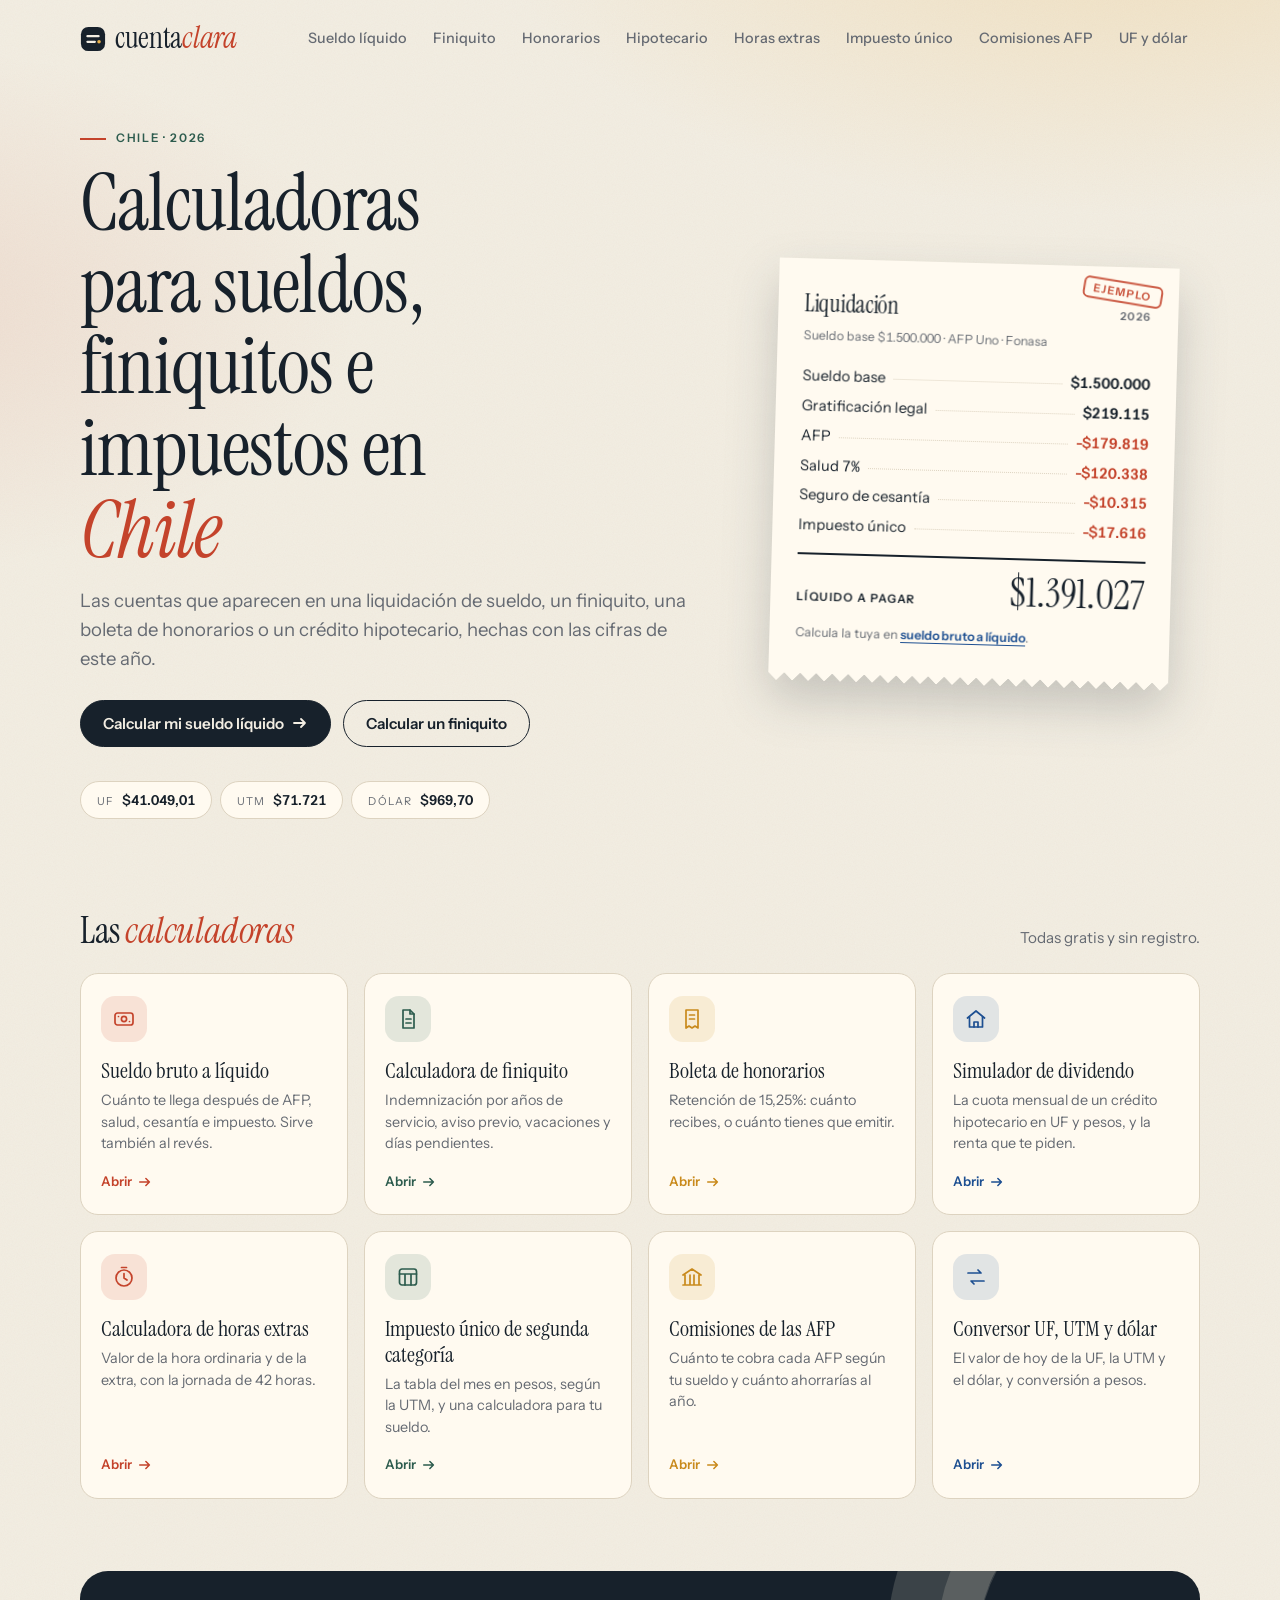
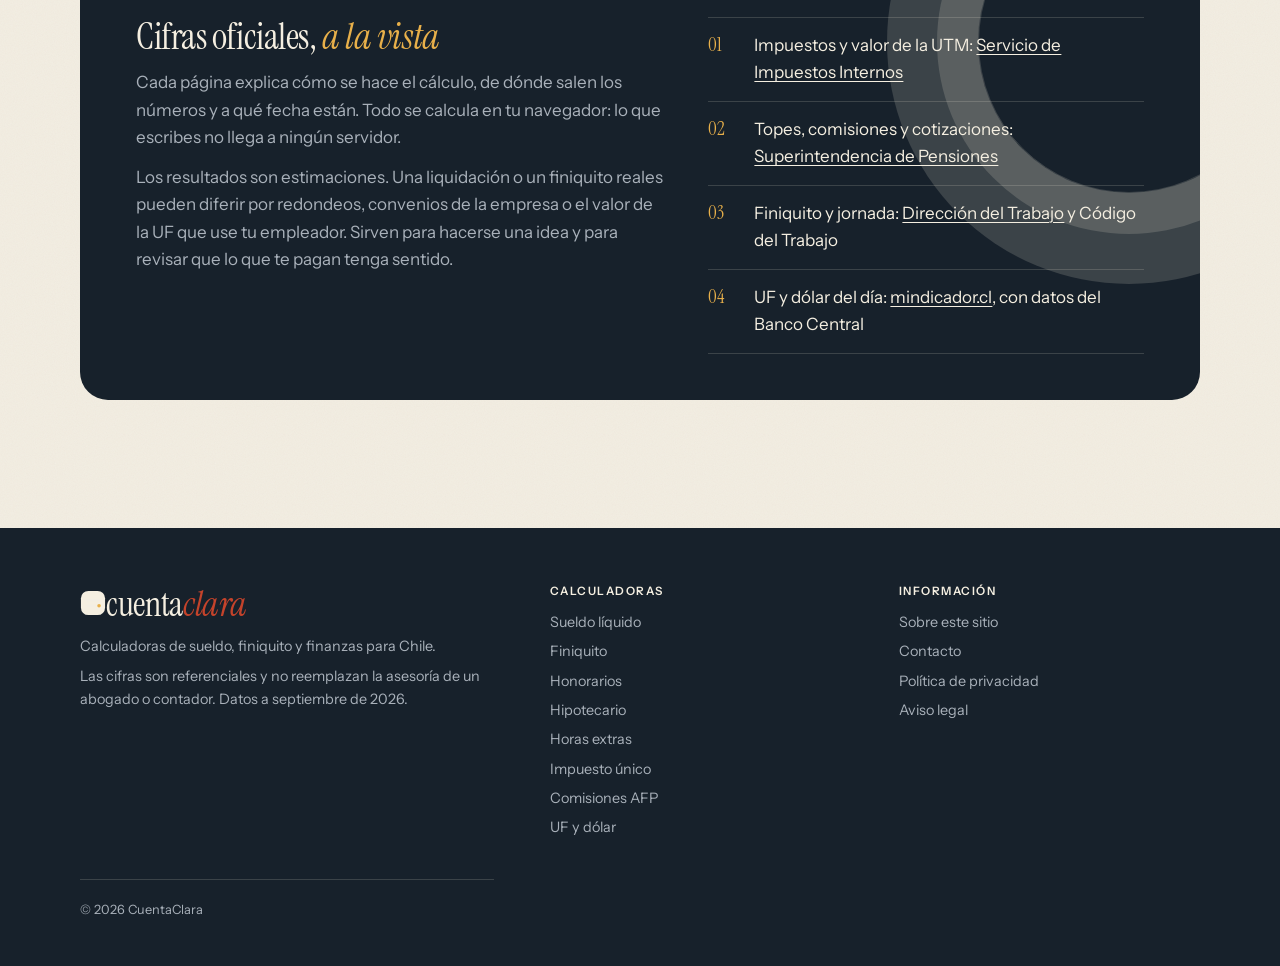
<file: docs/index.html>
<!doctype html>
<html lang="es-CL">
<head>
<meta charset="utf-8">
<meta name="viewport" content="width=device-width, initial-scale=1">
<title>CuentaClara: Calculadoras de sueldo, finiquito y honorarios en Chile 2026</title>
<meta name="description" content="Calculadoras gratuitas para Chile: sueldo líquido, finiquito, boleta de honorarios, dividendo hipotecario, horas extras, impuesto único y comisiones AFP. Datos vigentes 2026.">
<link rel="canonical" href="https://jagoycooleaprado.github.io/cuentaclara/">
<link rel="icon" href="data:image/svg+xml,%3Csvg xmlns='http://www.w3.org/2000/svg' viewBox='0 0 28 28'%3E%3Crect x='1' y='1' width='26' height='26' rx='8' fill='%2317212b'/%3E%3Cpath d='M8 11h12M8 17h8' stroke='%23f3eee3' stroke-width='2.4' stroke-linecap='round'/%3E%3Ccircle cx='20.5' cy='17' r='1.9' fill='%23e8b04a'/%3E%3C/svg%3E">
<meta name="theme-color" content="#f3eee3">
<link rel="preload" href="assets/fonts/serif.woff2" as="font" type="font/woff2" crossorigin>
<link rel="preload" href="assets/fonts/sans.woff2" as="font" type="font/woff2" crossorigin>
<meta property="og:type" content="website"><meta property="og:locale" content="es_CL">
<meta property="og:title" content="CuentaClara: Calculadoras de sueldo, finiquito y honorarios en Chile 2026"><meta property="og:description" content="Calculadoras gratuitas para Chile: sueldo líquido, finiquito, boleta de honorarios, dividendo hipotecario, horas extras, impuesto único y comisiones AFP. Datos vigentes 2026.">
<meta property="og:url" content="https://jagoycooleaprado.github.io/cuentaclara/"><meta property="og:site_name" content="CuentaClara">
<meta name="twitter:card" content="summary">
<link rel="stylesheet" href="assets/style.css">


<script type="application/ld+json">{"@context":"https://schema.org","@type":"WebSite","name":"CuentaClara","url":"https://jagoycooleaprado.github.io/cuentaclara/","inLanguage":"es-CL"}</script>
</head>
<body>
<header class="site-head"><div class="wrap">
  <a class="logo" href="index.html"><svg viewBox="0 0 28 28" aria-hidden="true"><rect x="1" y="1" width="26" height="26" rx="8" fill="currentColor"/><path d="M8 11h12M8 17h8" stroke="var(--paper)" stroke-width="2.4" stroke-linecap="round"/><circle cx="20.5" cy="17" r="1.9" fill="var(--gold)"/></svg><span>cuenta<em>clara</em></span></a>
  <button id="menu-btn" aria-expanded="false" aria-controls="menu">Menú</button>
  <nav id="menu" class="nav" aria-label="Principal"><a href="sueldo-liquido.html">Sueldo líquido</a><a href="finiquito.html">Finiquito</a><a href="boleta-de-honorarios.html">Honorarios</a><a href="dividendo-hipotecario.html">Hipotecario</a><a href="horas-extras.html">Horas extras</a><a href="impuesto-unico-segunda-categoria.html">Impuesto único</a><a href="comisiones-afp.html">Comisiones AFP</a><a href="uf-a-pesos.html">UF y dólar</a></nav>
</div></header>
<main><div class="wrap">
  <section class="hero">
    <div>
      <span class="kicker">Chile · 2026</span>
      <h1>Calculadoras para sueldos, finiquitos e impuestos en <em>Chile</em></h1>
      <p class="lead">Las cuentas que aparecen en una liquidación de sueldo, un finiquito, una boleta de honorarios o un crédito hipotecario, hechas con las cifras de este año.</p>
      <div class="btns"><a class="btn" href="sueldo-liquido.html">Calcular mi sueldo líquido <svg viewBox="0 0 16 16" fill="none" stroke="currentColor" stroke-width="1.8" stroke-linecap="round" stroke-linejoin="round" aria-hidden="true"><path d="M2 8h11M9 4l4 4-4 4"/></svg></a><a class="btn ghost" href="finiquito.html">Calcular un finiquito</a></div>
      <div class="ind" aria-label="Indicadores de hoy">
        <div><small>UF</small><strong data-ind="uf">$41.049,01</strong></div>
        <div><small>UTM</small><strong data-ind="utm">$71.721</strong></div>
        <div><small>Dólar</small><strong data-ind="usd">$969,70</strong></div>
      </div>
    </div>
    <div class="receipt-wrap"><div class="receipt">
    <span class="stamp">Ejemplo</span>
    <h3>Liquidación <small>2026</small></h3>
    <p class="sub">Sueldo base $1.500.000 · AFP Uno · Fonasa</p>
    <dl><div class="ln"><dt>Sueldo base</dt><dd>$1.500.000</dd></div><div class="ln"><dt>Gratificación legal</dt><dd>$219.115</dd></div><div class="ln neg"><dt>AFP</dt><dd>-$179.819</dd></div><div class="ln neg"><dt>Salud 7%</dt><dd>-$120.338</dd></div><div class="ln neg"><dt>Seguro de cesantía</dt><dd>-$10.315</dd></div><div class="ln neg"><dt>Impuesto único</dt><dd>-$17.616</dd></div></dl>
    <div class="tot"><span>Líquido a pagar</span><b>$1.391.027</b></div>
    <p class="foot">Calcula la tuya en <a href="sueldo-liquido.html">sueldo bruto a líquido</a>.</p>
  </div></div>
  </section>
  <div class="section-title"><h2>Las <em>calculadoras</em></h2><p>Todas gratis y sin registro.</p></div>
  <ul class="cards"><li><a href="sueldo-liquido.html"><i class="ic"><svg viewBox="0 0 24 24" fill="none" stroke="currentColor" stroke-width="1.7" stroke-linecap="round" stroke-linejoin="round" aria-hidden="true"><rect x="3" y="6" width="18" height="12" rx="2.5"/><circle cx="12" cy="12" r="2.6"/><path d="M6.5 9.5v.01M17.5 14.5v.01"/></svg></i><b>Sueldo bruto a líquido</b><span class="d">Cuánto te llega después de AFP, salud, cesantía e impuesto. Sirve también al revés.</span><span class="go">Abrir <svg viewBox="0 0 16 16" fill="none" stroke="currentColor" stroke-width="1.8" stroke-linecap="round" stroke-linejoin="round" aria-hidden="true"><path d="M2 8h11M9 4l4 4-4 4"/></svg></span></a></li><li><a href="finiquito.html"><i class="ic"><svg viewBox="0 0 24 24" fill="none" stroke="currentColor" stroke-width="1.7" stroke-linecap="round" stroke-linejoin="round" aria-hidden="true"><path d="M7 3h7l4 4v14H7z"/><path d="M14 3v4h4M10 12h5M10 16h5"/></svg></i><b>Calculadora de finiquito</b><span class="d">Indemnización por años de servicio, aviso previo, vacaciones y días pendientes.</span><span class="go">Abrir <svg viewBox="0 0 16 16" fill="none" stroke="currentColor" stroke-width="1.8" stroke-linecap="round" stroke-linejoin="round" aria-hidden="true"><path d="M2 8h11M9 4l4 4-4 4"/></svg></span></a></li><li><a href="boleta-de-honorarios.html"><i class="ic"><svg viewBox="0 0 24 24" fill="none" stroke="currentColor" stroke-width="1.7" stroke-linecap="round" stroke-linejoin="round" aria-hidden="true"><path d="M6 3h12v18l-3-2-3 2-3-2-3 2z"/><path d="M9.5 8h5M9.5 12h5"/></svg></i><b>Boleta de honorarios</b><span class="d">Retención de 15,25%: cuánto recibes, o cuánto tienes que emitir.</span><span class="go">Abrir <svg viewBox="0 0 16 16" fill="none" stroke="currentColor" stroke-width="1.8" stroke-linecap="round" stroke-linejoin="round" aria-hidden="true"><path d="M2 8h11M9 4l4 4-4 4"/></svg></span></a></li><li><a href="dividendo-hipotecario.html"><i class="ic"><svg viewBox="0 0 24 24" fill="none" stroke="currentColor" stroke-width="1.7" stroke-linecap="round" stroke-linejoin="round" aria-hidden="true"><path d="M3.5 11 12 4l8.5 7"/><path d="M5.5 10v10h13V10"/><path d="M10 20v-5h4v5"/></svg></i><b>Simulador de dividendo</b><span class="d">La cuota mensual de un crédito hipotecario en UF y pesos, y la renta que te piden.</span><span class="go">Abrir <svg viewBox="0 0 16 16" fill="none" stroke="currentColor" stroke-width="1.8" stroke-linecap="round" stroke-linejoin="round" aria-hidden="true"><path d="M2 8h11M9 4l4 4-4 4"/></svg></span></a></li><li><a href="horas-extras.html"><i class="ic"><svg viewBox="0 0 24 24" fill="none" stroke="currentColor" stroke-width="1.7" stroke-linecap="round" stroke-linejoin="round" aria-hidden="true"><circle cx="12" cy="13" r="8"/><path d="M12 8.5V13l3 2M9.5 2.5h5"/></svg></i><b>Calculadora de horas extras</b><span class="d">Valor de la hora ordinaria y de la extra, con la jornada de 42 horas.</span><span class="go">Abrir <svg viewBox="0 0 16 16" fill="none" stroke="currentColor" stroke-width="1.8" stroke-linecap="round" stroke-linejoin="round" aria-hidden="true"><path d="M2 8h11M9 4l4 4-4 4"/></svg></span></a></li><li><a href="impuesto-unico-segunda-categoria.html"><i class="ic"><svg viewBox="0 0 24 24" fill="none" stroke="currentColor" stroke-width="1.7" stroke-linecap="round" stroke-linejoin="round" aria-hidden="true"><rect x="3.5" y="4" width="17" height="16" rx="2.5"/><path d="M3.5 9h17M9 9v11M15 9v11"/></svg></i><b>Impuesto único de segunda categoría</b><span class="d">La tabla del mes en pesos, según la UTM, y una calculadora para tu sueldo.</span><span class="go">Abrir <svg viewBox="0 0 16 16" fill="none" stroke="currentColor" stroke-width="1.8" stroke-linecap="round" stroke-linejoin="round" aria-hidden="true"><path d="M2 8h11M9 4l4 4-4 4"/></svg></span></a></li><li><a href="comisiones-afp.html"><i class="ic"><svg viewBox="0 0 24 24" fill="none" stroke="currentColor" stroke-width="1.7" stroke-linecap="round" stroke-linejoin="round" aria-hidden="true"><path d="M3 20h18M5 20V10M10 20V10M14 20V10M19 20V10M3 10l9-6 9 6"/></svg></i><b>Comisiones de las AFP</b><span class="d">Cuánto te cobra cada AFP según tu sueldo y cuánto ahorrarías al año.</span><span class="go">Abrir <svg viewBox="0 0 16 16" fill="none" stroke="currentColor" stroke-width="1.8" stroke-linecap="round" stroke-linejoin="round" aria-hidden="true"><path d="M2 8h11M9 4l4 4-4 4"/></svg></span></a></li><li><a href="uf-a-pesos.html"><i class="ic"><svg viewBox="0 0 24 24" fill="none" stroke="currentColor" stroke-width="1.7" stroke-linecap="round" stroke-linejoin="round" aria-hidden="true"><path d="M4 8h13l-3-3M20 16H7l3 3"/></svg></i><b>Conversor UF, UTM y dólar</b><span class="d">El valor de hoy de la UF, la UTM y el dólar, y conversión a pesos.</span><span class="go">Abrir <svg viewBox="0 0 16 16" fill="none" stroke="currentColor" stroke-width="1.8" stroke-linecap="round" stroke-linejoin="round" aria-hidden="true"><path d="M2 8h11M9 4l4 4-4 4"/></svg></span></a></li></ul>
  
  <section class="band">
    <div>
      <h2>Cifras oficiales, <em>a la vista</em></h2>
      <p>Cada página explica cómo se hace el cálculo, de dónde salen los números y a qué fecha están. Todo se calcula en tu navegador: lo que escribes no llega a ningún servidor.</p>
      <p>Los resultados son estimaciones. Una liquidación o un finiquito reales pueden diferir por redondeos, convenios de la empresa o el valor de la UF que use tu empleador. Sirven para hacerse una idea y para revisar que lo que te pagan tenga sentido.</p>
    </div>
    <ul>
      <li><small>01</small><span>Impuestos y valor de la UTM: <a href="https://www.sii.cl" rel="noopener">Servicio de Impuestos Internos</a></span></li>
      <li><small>02</small><span>Topes, comisiones y cotizaciones: <a href="https://www.spensiones.cl" rel="noopener">Superintendencia de Pensiones</a></span></li>
      <li><small>03</small><span>Finiquito y jornada: <a href="https://www.dt.gob.cl" rel="noopener">Dirección del Trabajo</a> y Código del Trabajo</span></li>
      <li><small>04</small><span>UF y dólar del día: <a href="https://mindicador.cl" rel="noopener">mindicador.cl</a>, con datos del Banco Central</span></li>
    </ul>
  </section>
</div></main>
<footer class="site-foot"><div class="wrap">
  <div class="cols">
    <div><a class="logo" href="index.html"><svg viewBox="0 0 28 28" aria-hidden="true"><rect x="1" y="1" width="26" height="26" rx="8" fill="currentColor"/><path d="M8 11h12M8 17h8" stroke="var(--paper)" stroke-width="2.4" stroke-linecap="round"/><circle cx="20.5" cy="17" r="1.9" fill="var(--gold)"/></svg><span>cuenta<em>clara</em></span></a><p>Calculadoras de sueldo, finiquito y finanzas para Chile.</p>
    <p>Las cifras son referenciales y no reemplazan la asesoría de un abogado o contador. Datos a septiembre de 2026.</p></div>
    <div><strong>Calculadoras</strong><a href="sueldo-liquido.html">Sueldo líquido</a><a href="finiquito.html">Finiquito</a><a href="boleta-de-honorarios.html">Honorarios</a><a href="dividendo-hipotecario.html">Hipotecario</a><a href="horas-extras.html">Horas extras</a><a href="impuesto-unico-segunda-categoria.html">Impuesto único</a><a href="comisiones-afp.html">Comisiones AFP</a><a href="uf-a-pesos.html">UF y dólar</a></div>
    <div><strong>Información</strong><a href="sobre-nosotros.html">Sobre este sitio</a><a href="contacto.html">Contacto</a><a href="privacidad.html">Política de privacidad</a><a href="aviso-legal.html">Aviso legal</a></div>
  </div>
  <p class="copy">© 2026 CuentaClara</p>
</div></footer>
<script src="assets/calc-core.js"></script>
<script src="assets/app.js"></script>
</body>
</html>
</file>
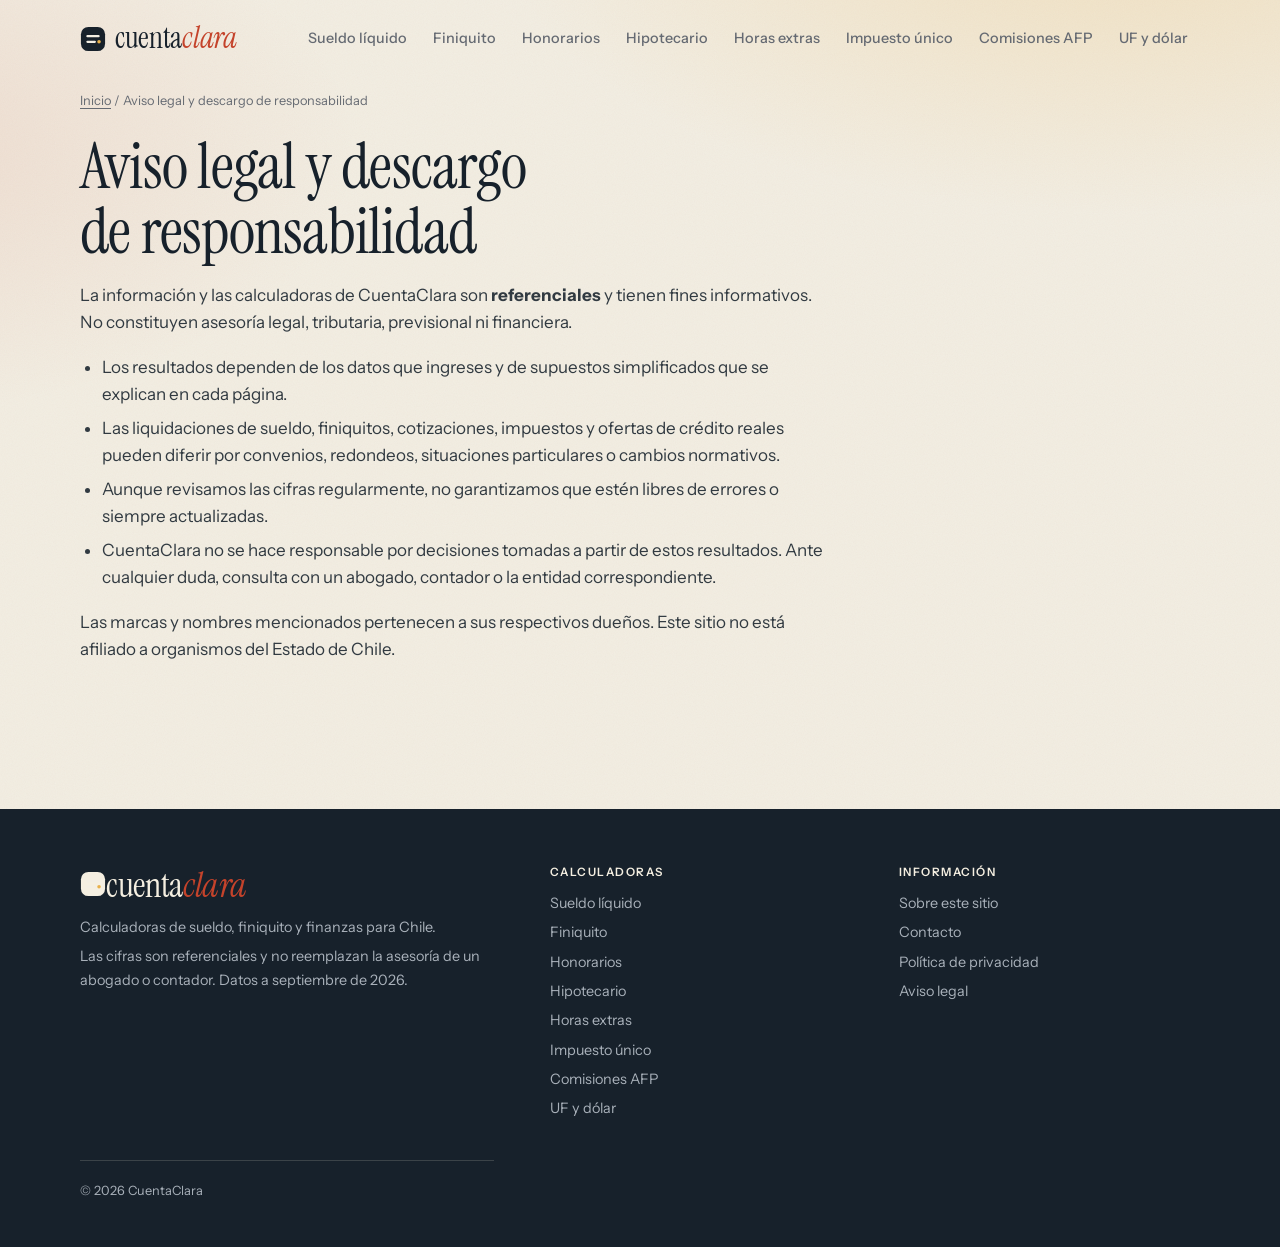
<file: docs/aviso-legal.html>
<!doctype html>
<html lang="es-CL">
<head>
<meta charset="utf-8">
<meta name="viewport" content="width=device-width, initial-scale=1">
<title>Aviso legal y descargo de responsabilidad | CuentaClara</title>
<meta name="description" content="Alcance y limitaciones de los cálculos de CuentaClara.">
<link rel="canonical" href="https://jagoycooleaprado.github.io/cuentaclara/aviso-legal.html">
<link rel="icon" href="data:image/svg+xml,%3Csvg xmlns='http://www.w3.org/2000/svg' viewBox='0 0 28 28'%3E%3Crect x='1' y='1' width='26' height='26' rx='8' fill='%2317212b'/%3E%3Cpath d='M8 11h12M8 17h8' stroke='%23f3eee3' stroke-width='2.4' stroke-linecap='round'/%3E%3Ccircle cx='20.5' cy='17' r='1.9' fill='%23e8b04a'/%3E%3C/svg%3E">
<meta name="theme-color" content="#f3eee3">
<link rel="preload" href="assets/fonts/serif.woff2" as="font" type="font/woff2" crossorigin>
<link rel="preload" href="assets/fonts/sans.woff2" as="font" type="font/woff2" crossorigin>
<meta property="og:type" content="website"><meta property="og:locale" content="es_CL">
<meta property="og:title" content="Aviso legal y descargo de responsabilidad | CuentaClara"><meta property="og:description" content="Alcance y limitaciones de los cálculos de CuentaClara.">
<meta property="og:url" content="https://jagoycooleaprado.github.io/cuentaclara/aviso-legal.html"><meta property="og:site_name" content="CuentaClara">
<meta name="twitter:card" content="summary">
<link rel="stylesheet" href="assets/style.css">



</head>
<body>
<header class="site-head"><div class="wrap">
  <a class="logo" href="index.html"><svg viewBox="0 0 28 28" aria-hidden="true"><rect x="1" y="1" width="26" height="26" rx="8" fill="currentColor"/><path d="M8 11h12M8 17h8" stroke="var(--paper)" stroke-width="2.4" stroke-linecap="round"/><circle cx="20.5" cy="17" r="1.9" fill="var(--gold)"/></svg><span>cuenta<em>clara</em></span></a>
  <button id="menu-btn" aria-expanded="false" aria-controls="menu">Menú</button>
  <nav id="menu" class="nav" aria-label="Principal"><a href="sueldo-liquido.html">Sueldo líquido</a><a href="finiquito.html">Finiquito</a><a href="boleta-de-honorarios.html">Honorarios</a><a href="dividendo-hipotecario.html">Hipotecario</a><a href="horas-extras.html">Horas extras</a><a href="impuesto-unico-segunda-categoria.html">Impuesto único</a><a href="comisiones-afp.html">Comisiones AFP</a><a href="uf-a-pesos.html">UF y dólar</a></nav>
</div></header>
<main><div class="wrap"><div class="crumbs"><a href="index.html">Inicio</a> / Aviso legal y descargo de responsabilidad</div><h1>Aviso legal y descargo de responsabilidad</h1><div class="prose">
  <p>La información y las calculadoras de CuentaClara son <strong>referenciales</strong> y tienen fines informativos. No constituyen asesoría legal, tributaria, previsional ni financiera.</p>
  <ul>
    <li>Los resultados dependen de los datos que ingreses y de supuestos simplificados que se explican en cada página.</li>
    <li>Las liquidaciones de sueldo, finiquitos, cotizaciones, impuestos y ofertas de crédito reales pueden diferir por convenios, redondeos, situaciones particulares o cambios normativos.</li>
    <li>Aunque revisamos las cifras regularmente, no garantizamos que estén libres de errores o siempre actualizadas.</li>
    <li>CuentaClara no se hace responsable por decisiones tomadas a partir de estos resultados. Ante cualquier duda, consulta con un abogado, contador o la entidad correspondiente.</li>
  </ul>
  <p>Las marcas y nombres mencionados pertenecen a sus respectivos dueños. Este sitio no está afiliado a organismos del Estado de Chile.</p></div></div></main>
<footer class="site-foot"><div class="wrap">
  <div class="cols">
    <div><a class="logo" href="index.html"><svg viewBox="0 0 28 28" aria-hidden="true"><rect x="1" y="1" width="26" height="26" rx="8" fill="currentColor"/><path d="M8 11h12M8 17h8" stroke="var(--paper)" stroke-width="2.4" stroke-linecap="round"/><circle cx="20.5" cy="17" r="1.9" fill="var(--gold)"/></svg><span>cuenta<em>clara</em></span></a><p>Calculadoras de sueldo, finiquito y finanzas para Chile.</p>
    <p>Las cifras son referenciales y no reemplazan la asesoría de un abogado o contador. Datos a septiembre de 2026.</p></div>
    <div><strong>Calculadoras</strong><a href="sueldo-liquido.html">Sueldo líquido</a><a href="finiquito.html">Finiquito</a><a href="boleta-de-honorarios.html">Honorarios</a><a href="dividendo-hipotecario.html">Hipotecario</a><a href="horas-extras.html">Horas extras</a><a href="impuesto-unico-segunda-categoria.html">Impuesto único</a><a href="comisiones-afp.html">Comisiones AFP</a><a href="uf-a-pesos.html">UF y dólar</a></div>
    <div><strong>Información</strong><a href="sobre-nosotros.html">Sobre este sitio</a><a href="contacto.html">Contacto</a><a href="privacidad.html">Política de privacidad</a><a href="aviso-legal.html">Aviso legal</a></div>
  </div>
  <p class="copy">© 2026 CuentaClara</p>
</div></footer>
<script src="assets/calc-core.js"></script>
<script src="assets/app.js"></script>
</body>
</html>
</file>
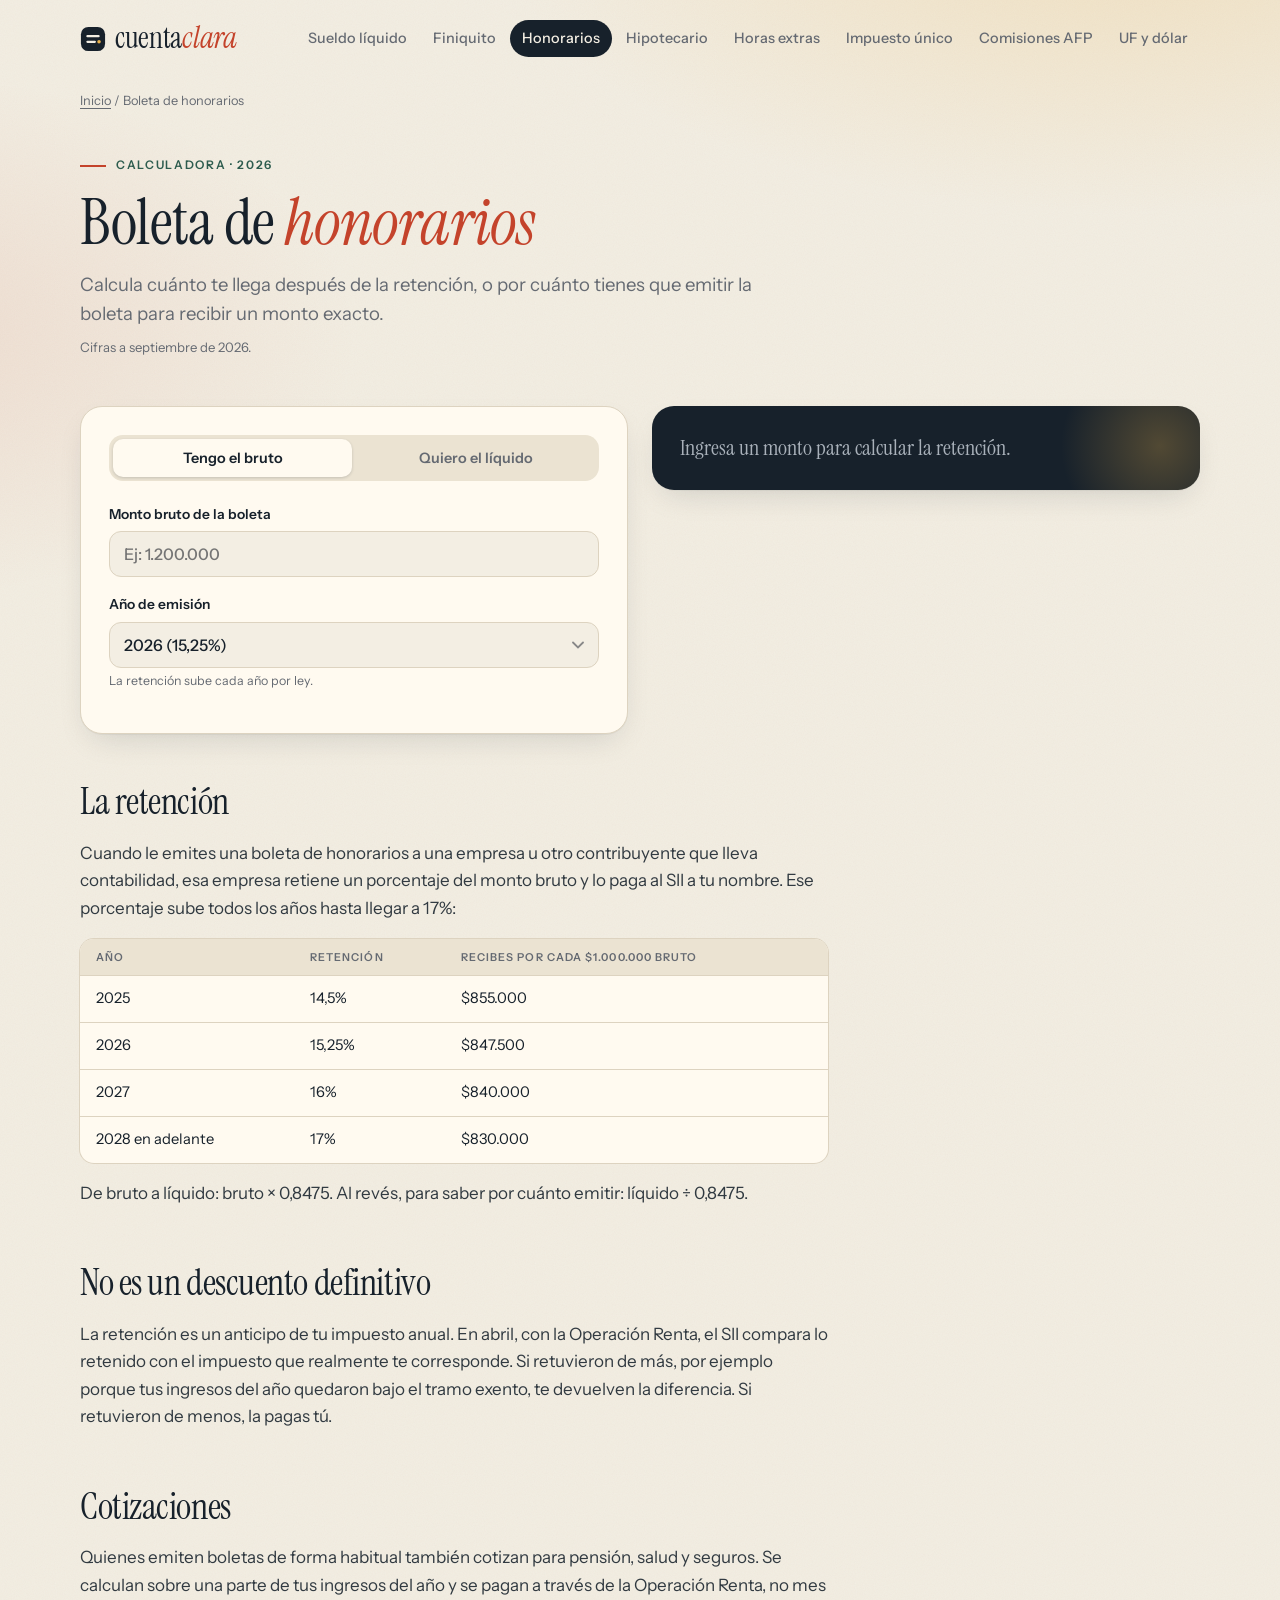
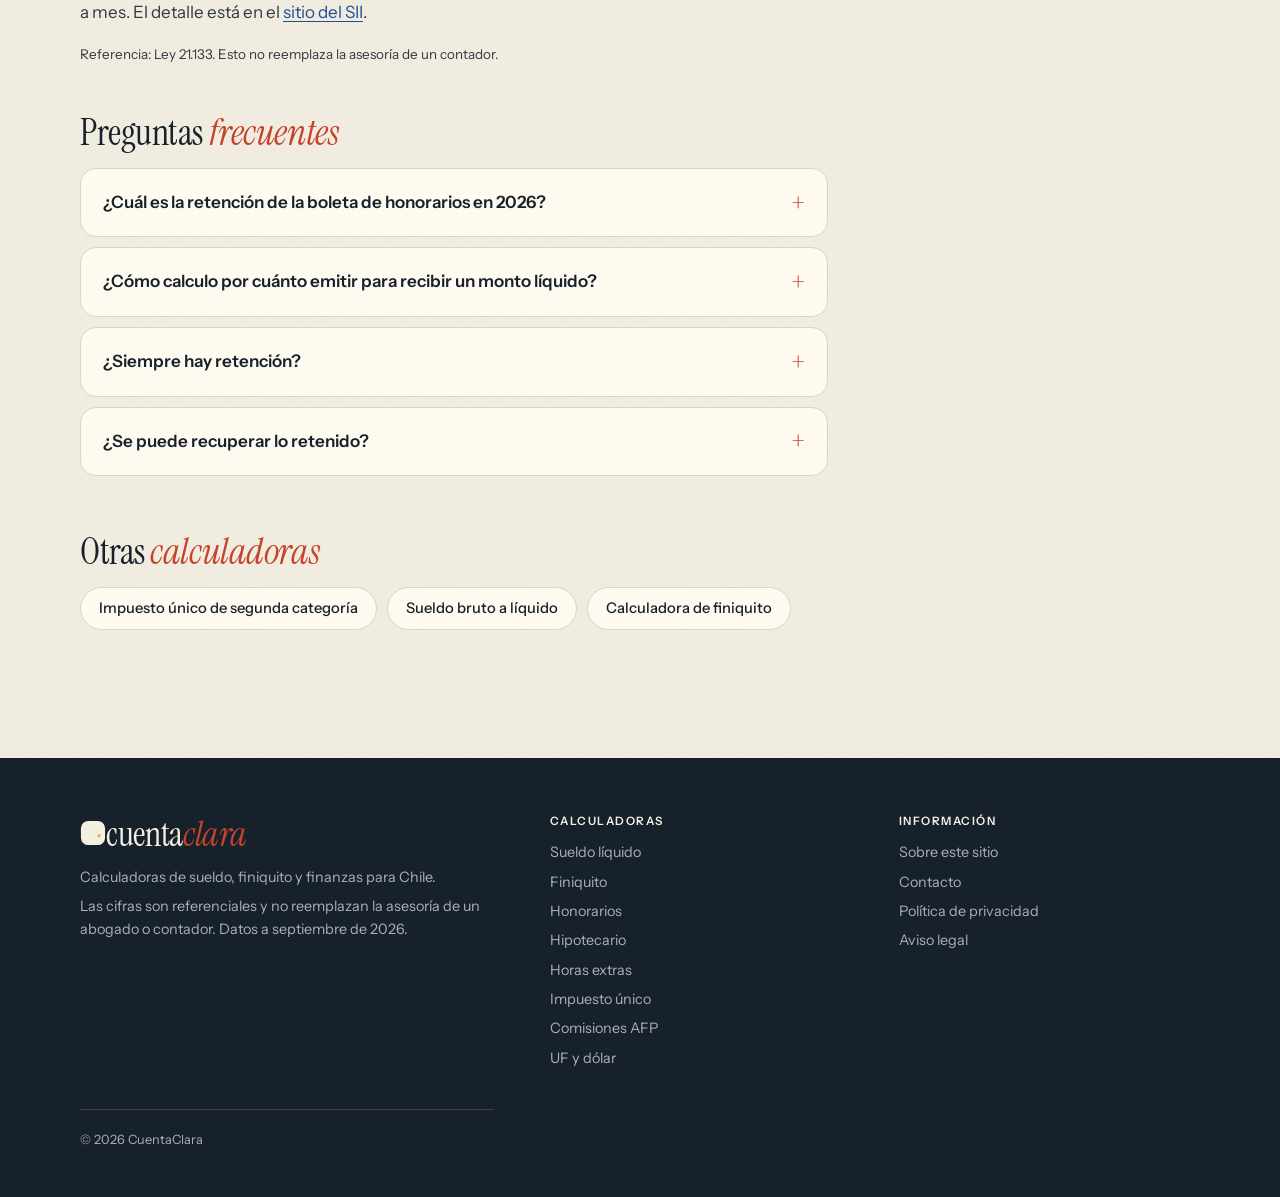
<file: docs/boleta-de-honorarios.html>
<!doctype html>
<html lang="es-CL">
<head>
<meta charset="utf-8">
<meta name="viewport" content="width=device-width, initial-scale=1">
<title>Calculadora de boleta de honorarios 2026: retención 15,25% | CuentaClara</title>
<meta name="description" content="Calcula el monto líquido y la retención de tu boleta de honorarios 2026 (15,25%). También de líquido a bruto: cuánto emitir para recibir lo que necesitas.">
<link rel="canonical" href="https://jagoycooleaprado.github.io/cuentaclara/boleta-de-honorarios.html">
<link rel="icon" href="data:image/svg+xml,%3Csvg xmlns='http://www.w3.org/2000/svg' viewBox='0 0 28 28'%3E%3Crect x='1' y='1' width='26' height='26' rx='8' fill='%2317212b'/%3E%3Cpath d='M8 11h12M8 17h8' stroke='%23f3eee3' stroke-width='2.4' stroke-linecap='round'/%3E%3Ccircle cx='20.5' cy='17' r='1.9' fill='%23e8b04a'/%3E%3C/svg%3E">
<meta name="theme-color" content="#f3eee3">
<link rel="preload" href="assets/fonts/serif.woff2" as="font" type="font/woff2" crossorigin>
<link rel="preload" href="assets/fonts/sans.woff2" as="font" type="font/woff2" crossorigin>
<meta property="og:type" content="website"><meta property="og:locale" content="es_CL">
<meta property="og:title" content="Calculadora de boleta de honorarios 2026: retención 15,25% | CuentaClara"><meta property="og:description" content="Calcula el monto líquido y la retención de tu boleta de honorarios 2026 (15,25%). También de líquido a bruto: cuánto emitir para recibir lo que necesitas.">
<meta property="og:url" content="https://jagoycooleaprado.github.io/cuentaclara/boleta-de-honorarios.html"><meta property="og:site_name" content="CuentaClara">
<meta name="twitter:card" content="summary">
<link rel="stylesheet" href="assets/style.css">


<script type="application/ld+json">{"@context":"https://schema.org","@type":"FAQPage","mainEntity":[{"@type":"Question","name":"¿Cuál es la retención de la boleta de honorarios en 2026?","acceptedAnswer":{"@type":"Answer","text":"15,25% del monto bruto. Sube a 16% en 2027 y a 17% desde 2028."}},{"@type":"Question","name":"¿Cómo calculo por cuánto emitir para recibir un monto líquido?","acceptedAnswer":{"@type":"Answer","text":"Divide lo que quieres recibir por 0,8475. Para recibir $1.000.000 líquidos tienes que emitir por unos $1.180.000."}},{"@type":"Question","name":"¿Siempre hay retención?","acceptedAnswer":{"@type":"Answer","text":"Se retiene cuando quien te paga es una empresa u otro contribuyente obligado a retener. Si le emites a una persona natural que no está obligada, no hay retención en el momento, pero igual declaras el ingreso en la Operación Renta."}},{"@type":"Question","name":"¿Se puede recuperar lo retenido?","acceptedAnswer":{"@type":"Answer","text":"Si lo retenido supera tu impuesto anual real, el SII te devuelve la diferencia en abril, después de presentar la Operación Renta."}}]}</script>
<script type="application/ld+json">{"@context":"https://schema.org","@type":"BreadcrumbList","itemListElement":[{"@type":"ListItem","position":1,"name":"Inicio","item":"https://jagoycooleaprado.github.io/cuentaclara/"},{"@type":"ListItem","position":2,"name":"Boleta de honorarios","item":"https://jagoycooleaprado.github.io/cuentaclara/boleta-de-honorarios.html"}]}</script>
</head>
<body data-tool="honorarios">
<header class="site-head"><div class="wrap">
  <a class="logo" href="index.html"><svg viewBox="0 0 28 28" aria-hidden="true"><rect x="1" y="1" width="26" height="26" rx="8" fill="currentColor"/><path d="M8 11h12M8 17h8" stroke="var(--paper)" stroke-width="2.4" stroke-linecap="round"/><circle cx="20.5" cy="17" r="1.9" fill="var(--gold)"/></svg><span>cuenta<em>clara</em></span></a>
  <button id="menu-btn" aria-expanded="false" aria-controls="menu">Menú</button>
  <nav id="menu" class="nav" aria-label="Principal"><a href="sueldo-liquido.html">Sueldo líquido</a><a href="finiquito.html">Finiquito</a><a href="boleta-de-honorarios.html" aria-current="page">Honorarios</a><a href="dividendo-hipotecario.html">Hipotecario</a><a href="horas-extras.html">Horas extras</a><a href="impuesto-unico-segunda-categoria.html">Impuesto único</a><a href="comisiones-afp.html">Comisiones AFP</a><a href="uf-a-pesos.html">UF y dólar</a></nav>
</div></header>
<main><div class="wrap">
  <div class="crumbs"><a href="index.html">Inicio</a> / Boleta de honorarios</div>
  <header class="page-head"><span class="kicker">Calculadora · 2026</span>
  <h1>Boleta de <em>honorarios</em></h1>
  <p class="lead">Calcula cuánto te llega después de la retención, o por cuánto tienes que emitir la boleta para recibir un monto exacto.</p>
  <p class="meta">Cifras a septiembre de 2026.</p></header>
  <div class="grid-2">
    <form class="card" id="calc" autocomplete="off" novalidate>
      <div class="tabs" role="tablist"><button type="button" data-modo="bruto" aria-selected="true">Tengo el bruto</button><button type="button" data-modo="liquido" aria-selected="false">Quiero el líquido</button></div>
      <div class="field"><label for="h-monto" id="h-monto-label">Monto bruto de la boleta</label><input id="h-monto" data-money inputmode="numeric" autocomplete="off" placeholder="Ej: 1.200.000"></div>
      <div class="field"><label for="h-anio">Año de emisión</label><select id="h-anio"></select><small>La retención sube cada año por ley.</small></div></form>
    <div class="card" id="resultado" aria-live="polite"><p class="vacio">Completa los datos para ver el resultado.</p></div>
  </div>
  
  
  <article class="prose">
      <h2>La retención</h2>
      <p>Cuando le emites una boleta de honorarios a una empresa u otro contribuyente que lleva contabilidad, esa empresa retiene un porcentaje del monto bruto y lo paga al SII a tu nombre. Ese porcentaje sube todos los años hasta llegar a 17%:</p>
      <table>
        <tr><th>Año</th><th>Retención</th><th>Recibes por cada $1.000.000 bruto</th></tr>
        <tr><td>2025</td><td>14,5%</td><td>$855.000</td></tr>
        <tr><td>2026</td><td>15,25%</td><td>$847.500</td></tr>
        <tr><td>2027</td><td>16%</td><td>$840.000</td></tr>
        <tr><td>2028 en adelante</td><td>17%</td><td>$830.000</td></tr>
      </table>
      <p>De bruto a líquido: bruto × 0,8475. Al revés, para saber por cuánto emitir: líquido ÷ 0,8475.</p>
      <h2>No es un descuento definitivo</h2>
      <p>La retención es un anticipo de tu impuesto anual. En abril, con la Operación Renta, el SII compara lo retenido con el impuesto que realmente te corresponde. Si retuvieron de más, por ejemplo porque tus ingresos del año quedaron bajo el tramo exento, te devuelven la diferencia. Si retuvieron de menos, la pagas tú.</p>
      <h2>Cotizaciones</h2>
      <p>Quienes emiten boletas de forma habitual también cotizan para pensión, salud y seguros. Se calculan sobre una parte de tus ingresos del año y se pagan a través de la Operación Renta, no mes a mes. El detalle está en el <a href="https://www.sii.cl/destacados/boletas_honorarios/" rel="noopener">sitio del SII</a>.</p>
      <p class="updated">Referencia: Ley 21.133. Esto no reemplaza la asesoría de un contador.</p></article>
  
  <section class="faq prose" aria-labelledby="faq-h"><h2 id="faq-h">Preguntas <em>frecuentes</em></h2>
    <details><summary>¿Cuál es la retención de la boleta de honorarios en 2026?</summary><p>15,25% del monto bruto. Sube a 16% en 2027 y a 17% desde 2028.</p></details><details><summary>¿Cómo calculo por cuánto emitir para recibir un monto líquido?</summary><p>Divide lo que quieres recibir por 0,8475. Para recibir $1.000.000 líquidos tienes que emitir por unos $1.180.000.</p></details><details><summary>¿Siempre hay retención?</summary><p>Se retiene cuando quien te paga es una empresa u otro contribuyente obligado a retener. Si le emites a una persona natural que no está obligada, no hay retención en el momento, pero igual declaras el ingreso en la Operación Renta.</p></details><details><summary>¿Se puede recuperar lo retenido?</summary><p>Si lo retenido supera tu impuesto anual real, el SII te devuelve la diferencia en abril, después de presentar la Operación Renta.</p></details>
  </section>
  
  <h2>Otras <em>calculadoras</em></h2>
  <ul class="related"><li><a href="impuesto-unico-segunda-categoria.html">Impuesto único de segunda categoría</a></li><li><a href="sueldo-liquido.html">Sueldo bruto a líquido</a></li><li><a href="finiquito.html">Calculadora de finiquito</a></li></ul>
</div></main>
<footer class="site-foot"><div class="wrap">
  <div class="cols">
    <div><a class="logo" href="index.html"><svg viewBox="0 0 28 28" aria-hidden="true"><rect x="1" y="1" width="26" height="26" rx="8" fill="currentColor"/><path d="M8 11h12M8 17h8" stroke="var(--paper)" stroke-width="2.4" stroke-linecap="round"/><circle cx="20.5" cy="17" r="1.9" fill="var(--gold)"/></svg><span>cuenta<em>clara</em></span></a><p>Calculadoras de sueldo, finiquito y finanzas para Chile.</p>
    <p>Las cifras son referenciales y no reemplazan la asesoría de un abogado o contador. Datos a septiembre de 2026.</p></div>
    <div><strong>Calculadoras</strong><a href="sueldo-liquido.html">Sueldo líquido</a><a href="finiquito.html">Finiquito</a><a href="boleta-de-honorarios.html">Honorarios</a><a href="dividendo-hipotecario.html">Hipotecario</a><a href="horas-extras.html">Horas extras</a><a href="impuesto-unico-segunda-categoria.html">Impuesto único</a><a href="comisiones-afp.html">Comisiones AFP</a><a href="uf-a-pesos.html">UF y dólar</a></div>
    <div><strong>Información</strong><a href="sobre-nosotros.html">Sobre este sitio</a><a href="contacto.html">Contacto</a><a href="privacidad.html">Política de privacidad</a><a href="aviso-legal.html">Aviso legal</a></div>
  </div>
  <p class="copy">© 2026 CuentaClara</p>
</div></footer>
<script src="assets/calc-core.js"></script>
<script src="assets/app.js"></script>
</body>
</html>
</file>
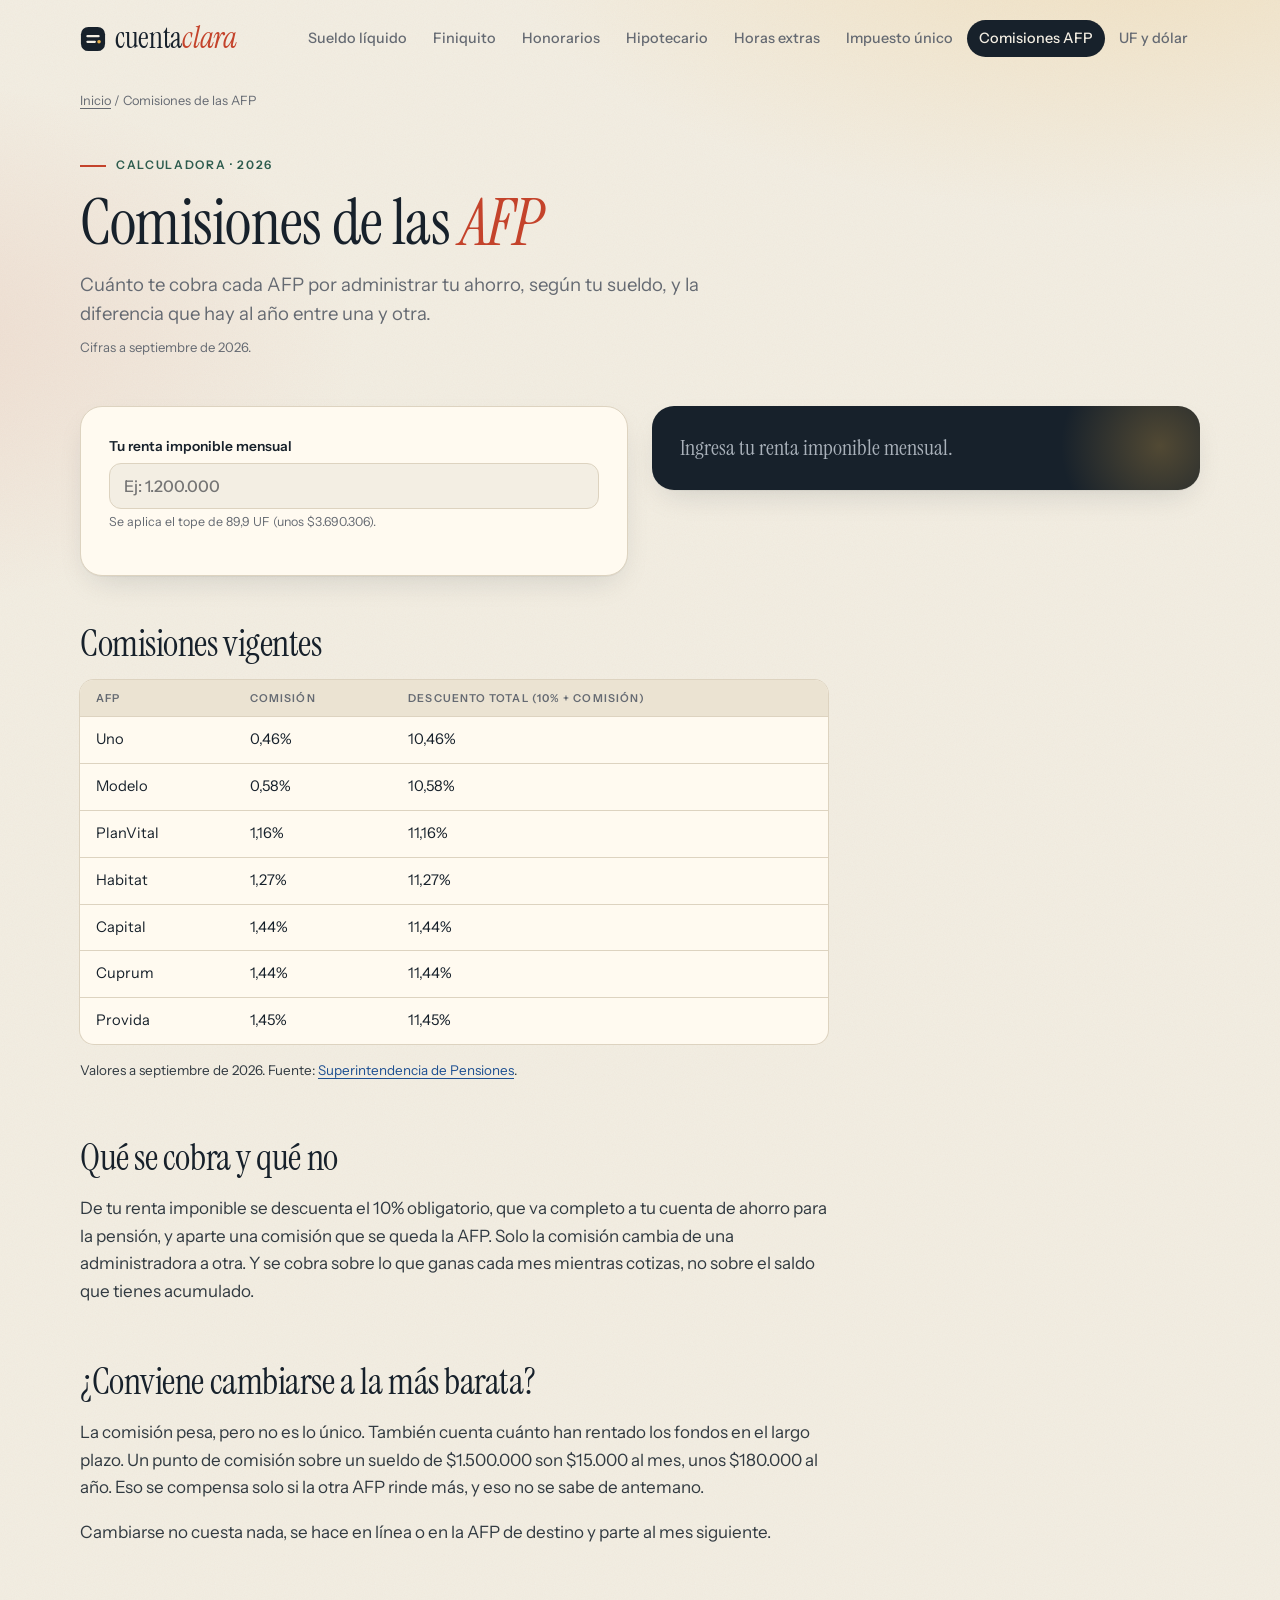
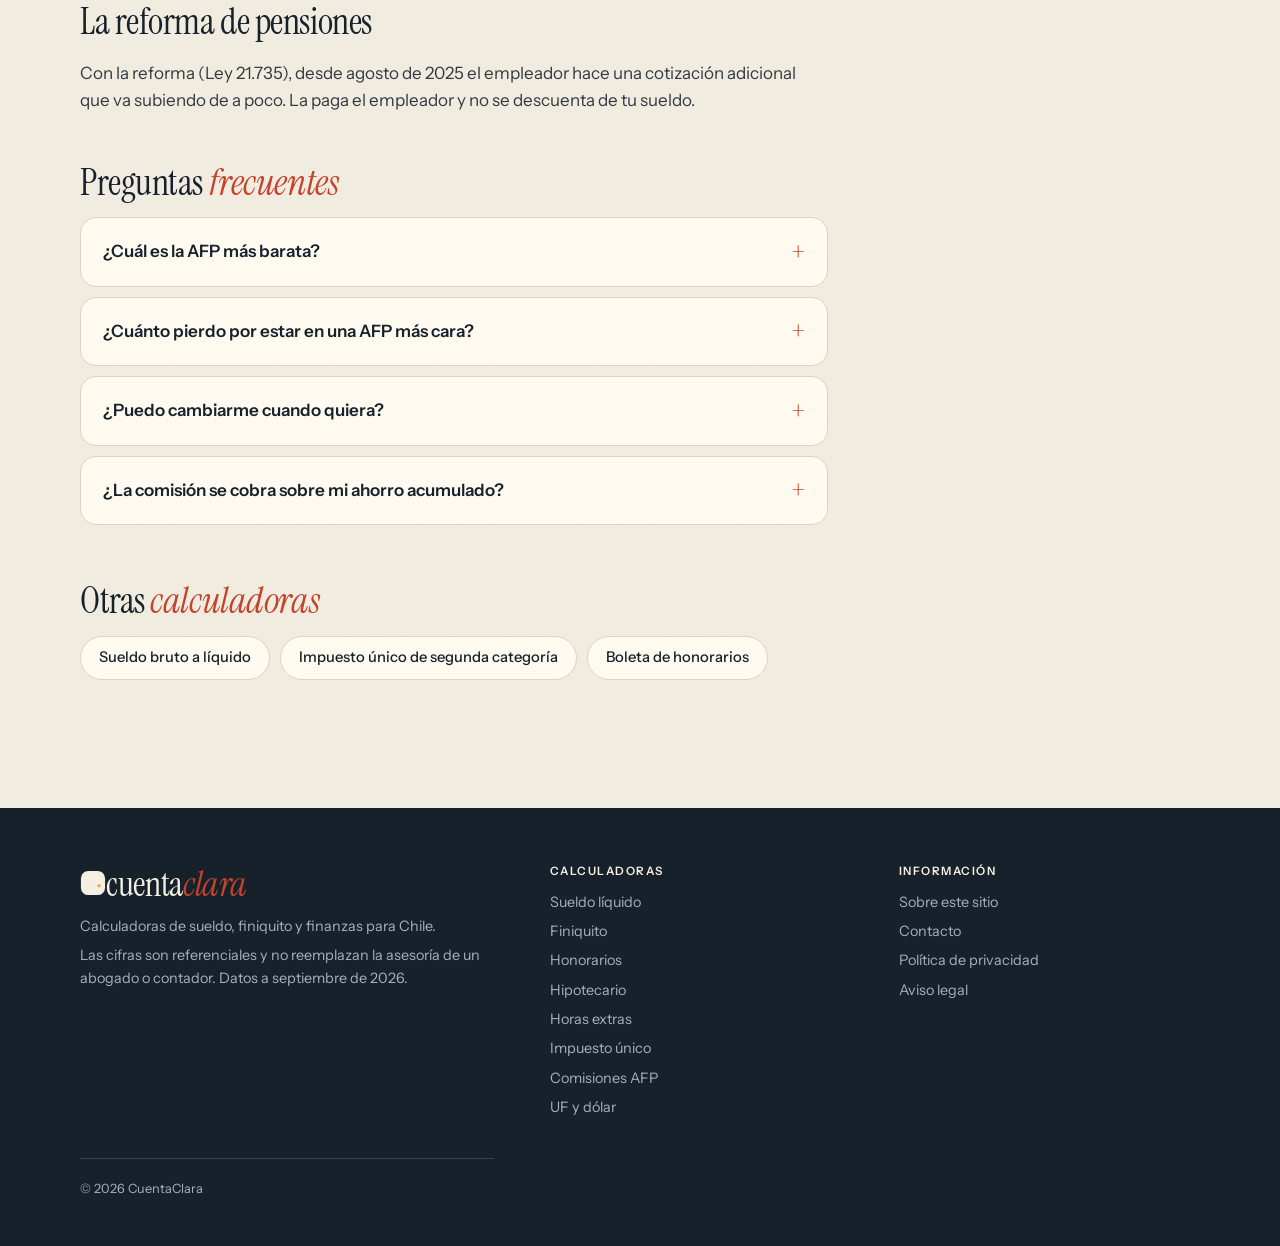
<file: docs/comisiones-afp.html>
<!doctype html>
<html lang="es-CL">
<head>
<meta charset="utf-8">
<meta name="viewport" content="width=device-width, initial-scale=1">
<title>Comisiones AFP 2026: compara cuánto te cobra cada una | CuentaClara</title>
<meta name="description" content="Tabla de comisiones de las 7 AFP en 2026 y calculadora: cuánto pagas al mes y al año según tu sueldo, y cuánto ahorrarías con la más barata.">
<link rel="canonical" href="https://jagoycooleaprado.github.io/cuentaclara/comisiones-afp.html">
<link rel="icon" href="data:image/svg+xml,%3Csvg xmlns='http://www.w3.org/2000/svg' viewBox='0 0 28 28'%3E%3Crect x='1' y='1' width='26' height='26' rx='8' fill='%2317212b'/%3E%3Cpath d='M8 11h12M8 17h8' stroke='%23f3eee3' stroke-width='2.4' stroke-linecap='round'/%3E%3Ccircle cx='20.5' cy='17' r='1.9' fill='%23e8b04a'/%3E%3C/svg%3E">
<meta name="theme-color" content="#f3eee3">
<link rel="preload" href="assets/fonts/serif.woff2" as="font" type="font/woff2" crossorigin>
<link rel="preload" href="assets/fonts/sans.woff2" as="font" type="font/woff2" crossorigin>
<meta property="og:type" content="website"><meta property="og:locale" content="es_CL">
<meta property="og:title" content="Comisiones AFP 2026: compara cuánto te cobra cada una | CuentaClara"><meta property="og:description" content="Tabla de comisiones de las 7 AFP en 2026 y calculadora: cuánto pagas al mes y al año según tu sueldo, y cuánto ahorrarías con la más barata.">
<meta property="og:url" content="https://jagoycooleaprado.github.io/cuentaclara/comisiones-afp.html"><meta property="og:site_name" content="CuentaClara">
<meta name="twitter:card" content="summary">
<link rel="stylesheet" href="assets/style.css">


<script type="application/ld+json">{"@context":"https://schema.org","@type":"FAQPage","mainEntity":[{"@type":"Question","name":"¿Cuál es la AFP más barata?","acceptedAnswer":{"@type":"Answer","text":"Hoy es AFP Uno, con 0,46% de comisión, seguida de Modelo con 0,58%."}},{"@type":"Question","name":"¿Cuánto pierdo por estar en una AFP más cara?","acceptedAnswer":{"@type":"Answer","text":"Depende de tu sueldo. Escríbelo en la calculadora y verás la diferencia anual exacta contra la más barata."}},{"@type":"Question","name":"¿Puedo cambiarme cuando quiera?","acceptedAnswer":{"@type":"Answer","text":"Sí, sin costo, por internet o en una sucursal. También puedes mover tus fondos entre los tipos A, B, C, D y E dentro de tu misma AFP."}},{"@type":"Question","name":"¿La comisión se cobra sobre mi ahorro acumulado?","acceptedAnswer":{"@type":"Answer","text":"No. Se cobra sobre tu renta imponible de cada mes mientras cotizas."}}]}</script>
<script type="application/ld+json">{"@context":"https://schema.org","@type":"BreadcrumbList","itemListElement":[{"@type":"ListItem","position":1,"name":"Inicio","item":"https://jagoycooleaprado.github.io/cuentaclara/"},{"@type":"ListItem","position":2,"name":"Comisiones de las AFP","item":"https://jagoycooleaprado.github.io/cuentaclara/comisiones-afp.html"}]}</script>
</head>
<body data-tool="afp">
<header class="site-head"><div class="wrap">
  <a class="logo" href="index.html"><svg viewBox="0 0 28 28" aria-hidden="true"><rect x="1" y="1" width="26" height="26" rx="8" fill="currentColor"/><path d="M8 11h12M8 17h8" stroke="var(--paper)" stroke-width="2.4" stroke-linecap="round"/><circle cx="20.5" cy="17" r="1.9" fill="var(--gold)"/></svg><span>cuenta<em>clara</em></span></a>
  <button id="menu-btn" aria-expanded="false" aria-controls="menu">Menú</button>
  <nav id="menu" class="nav" aria-label="Principal"><a href="sueldo-liquido.html">Sueldo líquido</a><a href="finiquito.html">Finiquito</a><a href="boleta-de-honorarios.html">Honorarios</a><a href="dividendo-hipotecario.html">Hipotecario</a><a href="horas-extras.html">Horas extras</a><a href="impuesto-unico-segunda-categoria.html">Impuesto único</a><a href="comisiones-afp.html" aria-current="page">Comisiones AFP</a><a href="uf-a-pesos.html">UF y dólar</a></nav>
</div></header>
<main><div class="wrap">
  <div class="crumbs"><a href="index.html">Inicio</a> / Comisiones de las AFP</div>
  <header class="page-head"><span class="kicker">Calculadora · 2026</span>
  <h1>Comisiones de las <em>AFP</em></h1>
  <p class="lead">Cuánto te cobra cada AFP por administrar tu ahorro, según tu sueldo, y la diferencia que hay al año entre una y otra.</p>
  <p class="meta">Cifras a septiembre de 2026.</p></header>
  <div class="grid-2">
    <form class="card" id="calc" autocomplete="off" novalidate><div class="field"><label for="a-sueldo" id="a-sueldo-label">Tu renta imponible mensual</label><input id="a-sueldo" data-money inputmode="numeric" autocomplete="off" placeholder="Ej: 1.200.000"><small>Se aplica el tope de 89,9 UF (unos $3.690.306).</small></div></form>
    <div class="card" id="resultado" aria-live="polite"><p class="vacio">Completa los datos para ver el resultado.</p></div>
  </div>
  
  
  <article class="prose">
      <h2>Comisiones vigentes</h2>
      <table>
        <tr><th>AFP</th><th>Comisión</th><th>Descuento total (10% + comisión)</th></tr>
        <tr><td>Uno</td><td>0,46%</td><td>10,46%</td></tr><tr><td>Modelo</td><td>0,58%</td><td>10,58%</td></tr><tr><td>PlanVital</td><td>1,16%</td><td>11,16%</td></tr><tr><td>Habitat</td><td>1,27%</td><td>11,27%</td></tr><tr><td>Capital</td><td>1,44%</td><td>11,44%</td></tr><tr><td>Cuprum</td><td>1,44%</td><td>11,44%</td></tr><tr><td>Provida</td><td>1,45%</td><td>11,45%</td></tr>
      </table>
      <p class="updated">Valores a septiembre de 2026. Fuente: <a href="https://www.spensiones.cl" rel="noopener">Superintendencia de Pensiones</a>.</p>
      <h2>Qué se cobra y qué no</h2>
      <p>De tu renta imponible se descuenta el 10% obligatorio, que va completo a tu cuenta de ahorro para la pensión, y aparte una comisión que se queda la AFP. Solo la comisión cambia de una administradora a otra. Y se cobra sobre lo que ganas cada mes mientras cotizas, no sobre el saldo que tienes acumulado.</p>
      <h2>¿Conviene cambiarse a la más barata?</h2>
      <p>La comisión pesa, pero no es lo único. También cuenta cuánto han rentado los fondos en el largo plazo. Un punto de comisión sobre un sueldo de $1.500.000 son $15.000 al mes, unos $180.000 al año. Eso se compensa solo si la otra AFP rinde más, y eso no se sabe de antemano.</p>
      <p>Cambiarse no cuesta nada, se hace en línea o en la AFP de destino y parte al mes siguiente.</p>
      <h2>La reforma de pensiones</h2>
      <p>Con la reforma (Ley 21.735), desde agosto de 2025 el empleador hace una cotización adicional que va subiendo de a poco. La paga el empleador y no se descuenta de tu sueldo.</p></article>
  
  <section class="faq prose" aria-labelledby="faq-h"><h2 id="faq-h">Preguntas <em>frecuentes</em></h2>
    <details><summary>¿Cuál es la AFP más barata?</summary><p>Hoy es AFP Uno, con 0,46% de comisión, seguida de Modelo con 0,58%.</p></details><details><summary>¿Cuánto pierdo por estar en una AFP más cara?</summary><p>Depende de tu sueldo. Escríbelo en la calculadora y verás la diferencia anual exacta contra la más barata.</p></details><details><summary>¿Puedo cambiarme cuando quiera?</summary><p>Sí, sin costo, por internet o en una sucursal. También puedes mover tus fondos entre los tipos A, B, C, D y E dentro de tu misma AFP.</p></details><details><summary>¿La comisión se cobra sobre mi ahorro acumulado?</summary><p>No. Se cobra sobre tu renta imponible de cada mes mientras cotizas.</p></details>
  </section>
  
  <h2>Otras <em>calculadoras</em></h2>
  <ul class="related"><li><a href="sueldo-liquido.html">Sueldo bruto a líquido</a></li><li><a href="impuesto-unico-segunda-categoria.html">Impuesto único de segunda categoría</a></li><li><a href="boleta-de-honorarios.html">Boleta de honorarios</a></li></ul>
</div></main>
<footer class="site-foot"><div class="wrap">
  <div class="cols">
    <div><a class="logo" href="index.html"><svg viewBox="0 0 28 28" aria-hidden="true"><rect x="1" y="1" width="26" height="26" rx="8" fill="currentColor"/><path d="M8 11h12M8 17h8" stroke="var(--paper)" stroke-width="2.4" stroke-linecap="round"/><circle cx="20.5" cy="17" r="1.9" fill="var(--gold)"/></svg><span>cuenta<em>clara</em></span></a><p>Calculadoras de sueldo, finiquito y finanzas para Chile.</p>
    <p>Las cifras son referenciales y no reemplazan la asesoría de un abogado o contador. Datos a septiembre de 2026.</p></div>
    <div><strong>Calculadoras</strong><a href="sueldo-liquido.html">Sueldo líquido</a><a href="finiquito.html">Finiquito</a><a href="boleta-de-honorarios.html">Honorarios</a><a href="dividendo-hipotecario.html">Hipotecario</a><a href="horas-extras.html">Horas extras</a><a href="impuesto-unico-segunda-categoria.html">Impuesto único</a><a href="comisiones-afp.html">Comisiones AFP</a><a href="uf-a-pesos.html">UF y dólar</a></div>
    <div><strong>Información</strong><a href="sobre-nosotros.html">Sobre este sitio</a><a href="contacto.html">Contacto</a><a href="privacidad.html">Política de privacidad</a><a href="aviso-legal.html">Aviso legal</a></div>
  </div>
  <p class="copy">© 2026 CuentaClara</p>
</div></footer>
<script src="assets/calc-core.js"></script>
<script src="assets/app.js"></script>
</body>
</html>
</file>
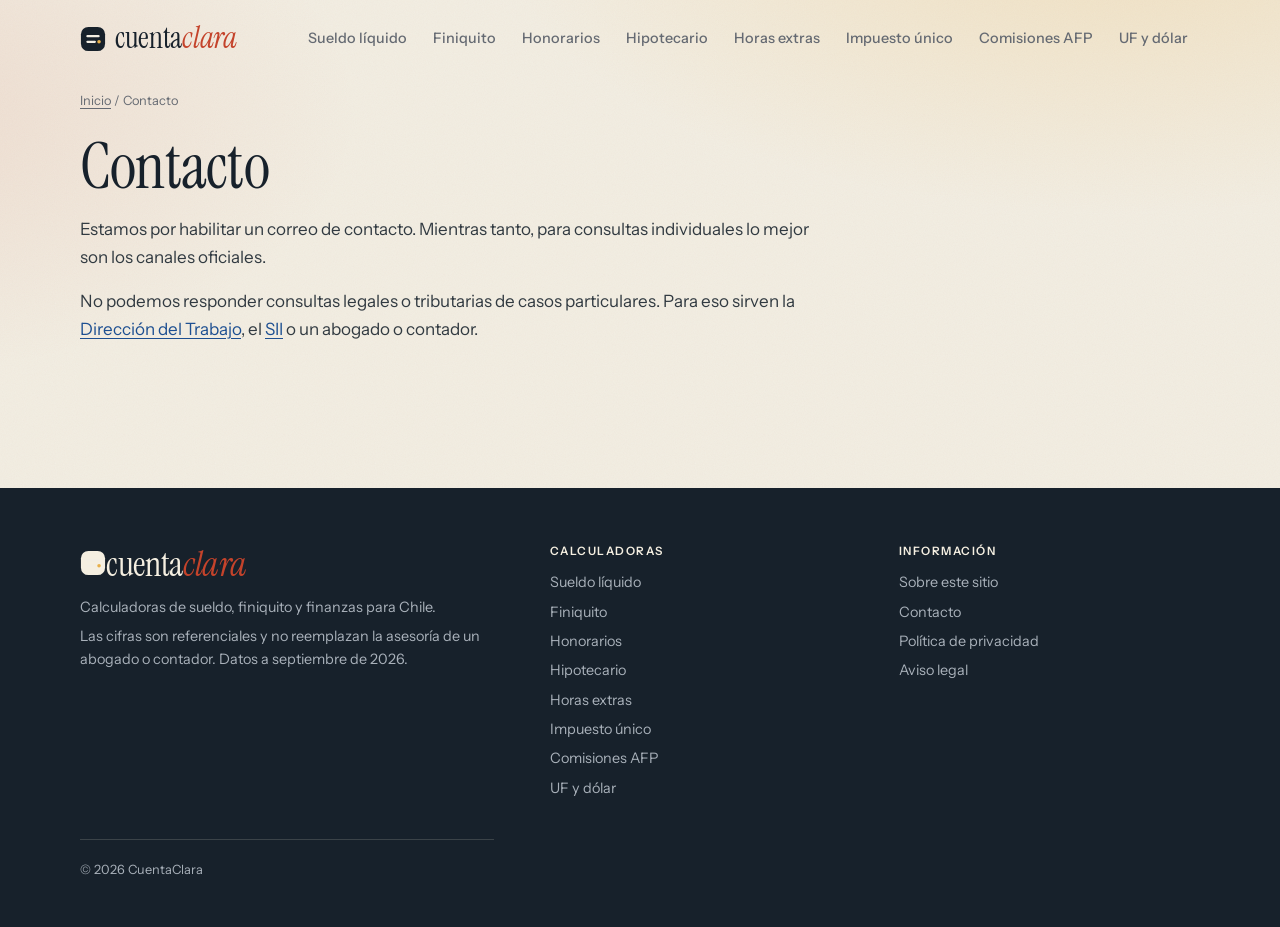
<file: docs/contacto.html>
<!doctype html>
<html lang="es-CL">
<head>
<meta charset="utf-8">
<meta name="viewport" content="width=device-width, initial-scale=1">
<title>Contacto | CuentaClara</title>
<meta name="description" content="Cómo reportar un error o sugerir una calculadora en CuentaClara.">
<link rel="canonical" href="https://jagoycooleaprado.github.io/cuentaclara/contacto.html">
<link rel="icon" href="data:image/svg+xml,%3Csvg xmlns='http://www.w3.org/2000/svg' viewBox='0 0 28 28'%3E%3Crect x='1' y='1' width='26' height='26' rx='8' fill='%2317212b'/%3E%3Cpath d='M8 11h12M8 17h8' stroke='%23f3eee3' stroke-width='2.4' stroke-linecap='round'/%3E%3Ccircle cx='20.5' cy='17' r='1.9' fill='%23e8b04a'/%3E%3C/svg%3E">
<meta name="theme-color" content="#f3eee3">
<link rel="preload" href="assets/fonts/serif.woff2" as="font" type="font/woff2" crossorigin>
<link rel="preload" href="assets/fonts/sans.woff2" as="font" type="font/woff2" crossorigin>
<meta property="og:type" content="website"><meta property="og:locale" content="es_CL">
<meta property="og:title" content="Contacto | CuentaClara"><meta property="og:description" content="Cómo reportar un error o sugerir una calculadora en CuentaClara.">
<meta property="og:url" content="https://jagoycooleaprado.github.io/cuentaclara/contacto.html"><meta property="og:site_name" content="CuentaClara">
<meta name="twitter:card" content="summary">
<link rel="stylesheet" href="assets/style.css">



</head>
<body>
<header class="site-head"><div class="wrap">
  <a class="logo" href="index.html"><svg viewBox="0 0 28 28" aria-hidden="true"><rect x="1" y="1" width="26" height="26" rx="8" fill="currentColor"/><path d="M8 11h12M8 17h8" stroke="var(--paper)" stroke-width="2.4" stroke-linecap="round"/><circle cx="20.5" cy="17" r="1.9" fill="var(--gold)"/></svg><span>cuenta<em>clara</em></span></a>
  <button id="menu-btn" aria-expanded="false" aria-controls="menu">Menú</button>
  <nav id="menu" class="nav" aria-label="Principal"><a href="sueldo-liquido.html">Sueldo líquido</a><a href="finiquito.html">Finiquito</a><a href="boleta-de-honorarios.html">Honorarios</a><a href="dividendo-hipotecario.html">Hipotecario</a><a href="horas-extras.html">Horas extras</a><a href="impuesto-unico-segunda-categoria.html">Impuesto único</a><a href="comisiones-afp.html">Comisiones AFP</a><a href="uf-a-pesos.html">UF y dólar</a></nav>
</div></header>
<main><div class="wrap"><div class="crumbs"><a href="index.html">Inicio</a> / Contacto</div><h1>Contacto</h1><div class="prose">
  <p>Estamos por habilitar un correo de contacto. Mientras tanto, para consultas individuales lo mejor son los canales oficiales.</p>
  <p>No podemos responder consultas legales o tributarias de casos particulares. Para eso sirven la <a href="https://www.dt.gob.cl" rel="noopener">Dirección del Trabajo</a>, el <a href="https://www.sii.cl" rel="noopener">SII</a> o un abogado o contador.</p></div></div></main>
<footer class="site-foot"><div class="wrap">
  <div class="cols">
    <div><a class="logo" href="index.html"><svg viewBox="0 0 28 28" aria-hidden="true"><rect x="1" y="1" width="26" height="26" rx="8" fill="currentColor"/><path d="M8 11h12M8 17h8" stroke="var(--paper)" stroke-width="2.4" stroke-linecap="round"/><circle cx="20.5" cy="17" r="1.9" fill="var(--gold)"/></svg><span>cuenta<em>clara</em></span></a><p>Calculadoras de sueldo, finiquito y finanzas para Chile.</p>
    <p>Las cifras son referenciales y no reemplazan la asesoría de un abogado o contador. Datos a septiembre de 2026.</p></div>
    <div><strong>Calculadoras</strong><a href="sueldo-liquido.html">Sueldo líquido</a><a href="finiquito.html">Finiquito</a><a href="boleta-de-honorarios.html">Honorarios</a><a href="dividendo-hipotecario.html">Hipotecario</a><a href="horas-extras.html">Horas extras</a><a href="impuesto-unico-segunda-categoria.html">Impuesto único</a><a href="comisiones-afp.html">Comisiones AFP</a><a href="uf-a-pesos.html">UF y dólar</a></div>
    <div><strong>Información</strong><a href="sobre-nosotros.html">Sobre este sitio</a><a href="contacto.html">Contacto</a><a href="privacidad.html">Política de privacidad</a><a href="aviso-legal.html">Aviso legal</a></div>
  </div>
  <p class="copy">© 2026 CuentaClara</p>
</div></footer>
<script src="assets/calc-core.js"></script>
<script src="assets/app.js"></script>
</body>
</html>
</file>
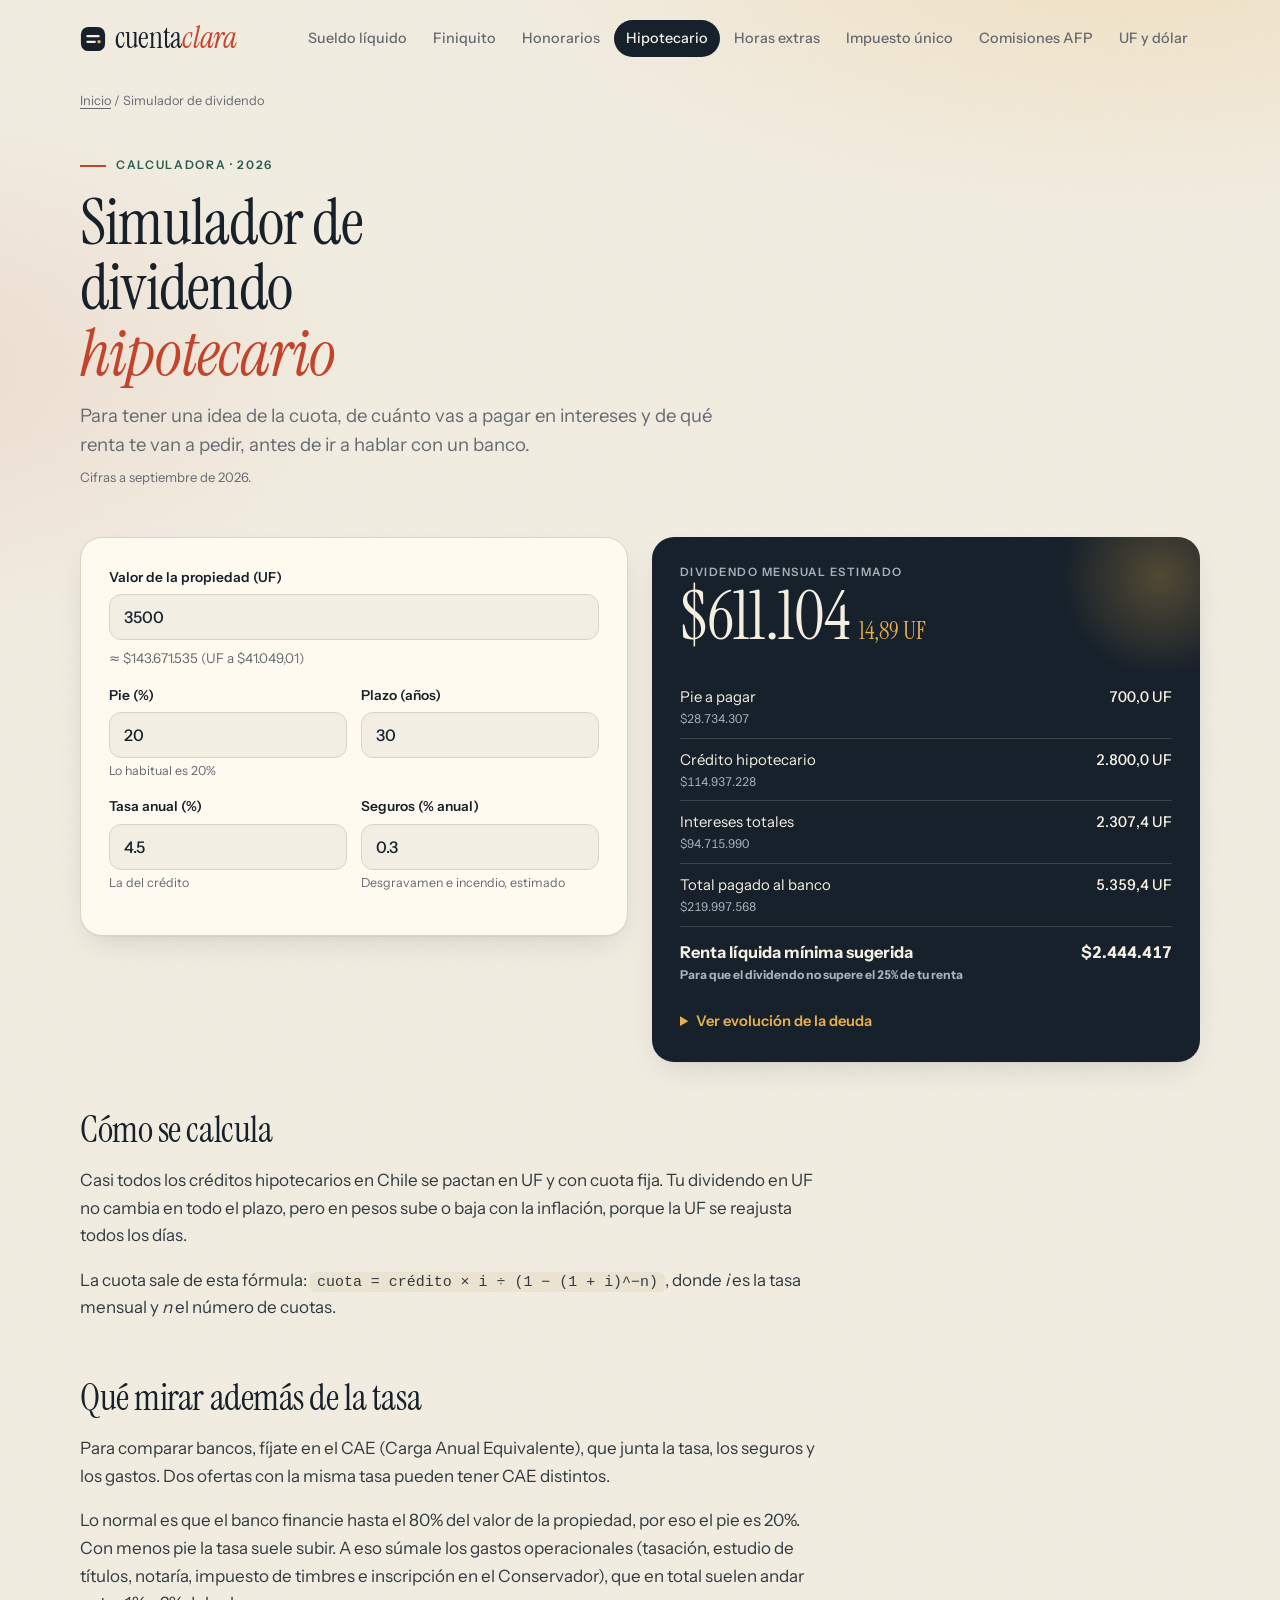
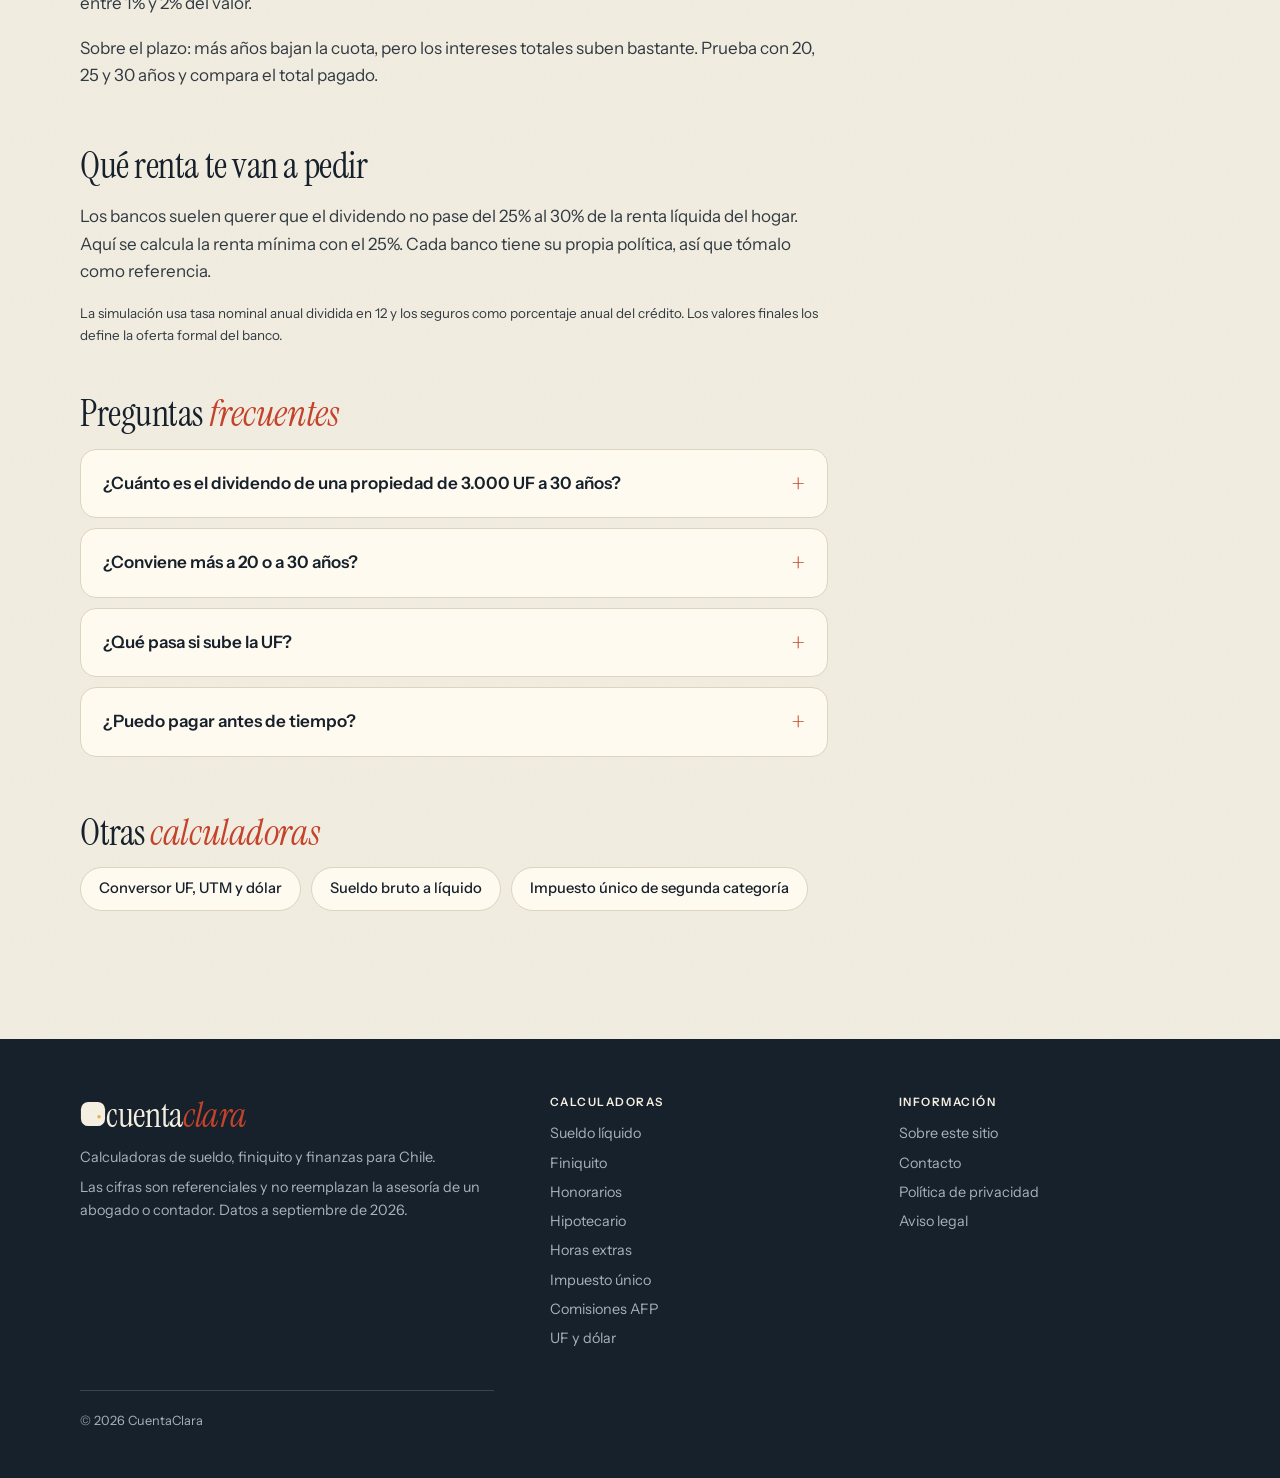
<file: docs/dividendo-hipotecario.html>
<!doctype html>
<html lang="es-CL">
<head>
<meta charset="utf-8">
<meta name="viewport" content="width=device-width, initial-scale=1">
<title>Simulador de crédito hipotecario Chile 2026: calcula tu dividendo | CuentaClara</title>
<meta name="description" content="Simula el dividendo de tu crédito hipotecario en UF y pesos: cuota mensual, intereses totales y renta mínima sugerida. Gratis.">
<link rel="canonical" href="https://jagoycooleaprado.github.io/cuentaclara/dividendo-hipotecario.html">
<link rel="icon" href="data:image/svg+xml,%3Csvg xmlns='http://www.w3.org/2000/svg' viewBox='0 0 28 28'%3E%3Crect x='1' y='1' width='26' height='26' rx='8' fill='%2317212b'/%3E%3Cpath d='M8 11h12M8 17h8' stroke='%23f3eee3' stroke-width='2.4' stroke-linecap='round'/%3E%3Ccircle cx='20.5' cy='17' r='1.9' fill='%23e8b04a'/%3E%3C/svg%3E">
<meta name="theme-color" content="#f3eee3">
<link rel="preload" href="assets/fonts/serif.woff2" as="font" type="font/woff2" crossorigin>
<link rel="preload" href="assets/fonts/sans.woff2" as="font" type="font/woff2" crossorigin>
<meta property="og:type" content="website"><meta property="og:locale" content="es_CL">
<meta property="og:title" content="Simulador de crédito hipotecario Chile 2026: calcula tu dividendo | CuentaClara"><meta property="og:description" content="Simula el dividendo de tu crédito hipotecario en UF y pesos: cuota mensual, intereses totales y renta mínima sugerida. Gratis.">
<meta property="og:url" content="https://jagoycooleaprado.github.io/cuentaclara/dividendo-hipotecario.html"><meta property="og:site_name" content="CuentaClara">
<meta name="twitter:card" content="summary">
<link rel="stylesheet" href="assets/style.css">


<script type="application/ld+json">{"@context":"https://schema.org","@type":"FAQPage","mainEntity":[{"@type":"Question","name":"¿Cuánto es el dividendo de una propiedad de 3.000 UF a 30 años?","acceptedAnswer":{"@type":"Answer","text":"Con 20% de pie (crédito de 2.400 UF) y una tasa de 4,5% anual, la cuota es de unas 12,2 UF al mes, sin seguros."}},{"@type":"Question","name":"¿Conviene más a 20 o a 30 años?","acceptedAnswer":{"@type":"Answer","text":"A 20 años la cuota es más alta pero pagas bastante menos en intereses. A 30 años la cuota es más cómoda, y si después te sobra plata puedes prepagar."}},{"@type":"Question","name":"¿Qué pasa si sube la UF?","acceptedAnswer":{"@type":"Answer","text":"Tu cuota en UF sigue igual, pero en pesos sube con la inflación. Conviene que tu sueldo también se reajuste."}},{"@type":"Question","name":"¿Puedo pagar antes de tiempo?","acceptedAnswer":{"@type":"Answer","text":"Sí. El prepago y las amortizaciones extraordinarias están permitidos, aunque el banco puede cobrar una comisión con tope legal. Pregunta las condiciones antes de firmar."}}]}</script>
<script type="application/ld+json">{"@context":"https://schema.org","@type":"BreadcrumbList","itemListElement":[{"@type":"ListItem","position":1,"name":"Inicio","item":"https://jagoycooleaprado.github.io/cuentaclara/"},{"@type":"ListItem","position":2,"name":"Simulador de dividendo","item":"https://jagoycooleaprado.github.io/cuentaclara/dividendo-hipotecario.html"}]}</script>
</head>
<body data-tool="dividendo">
<header class="site-head"><div class="wrap">
  <a class="logo" href="index.html"><svg viewBox="0 0 28 28" aria-hidden="true"><rect x="1" y="1" width="26" height="26" rx="8" fill="currentColor"/><path d="M8 11h12M8 17h8" stroke="var(--paper)" stroke-width="2.4" stroke-linecap="round"/><circle cx="20.5" cy="17" r="1.9" fill="var(--gold)"/></svg><span>cuenta<em>clara</em></span></a>
  <button id="menu-btn" aria-expanded="false" aria-controls="menu">Menú</button>
  <nav id="menu" class="nav" aria-label="Principal"><a href="sueldo-liquido.html">Sueldo líquido</a><a href="finiquito.html">Finiquito</a><a href="boleta-de-honorarios.html">Honorarios</a><a href="dividendo-hipotecario.html" aria-current="page">Hipotecario</a><a href="horas-extras.html">Horas extras</a><a href="impuesto-unico-segunda-categoria.html">Impuesto único</a><a href="comisiones-afp.html">Comisiones AFP</a><a href="uf-a-pesos.html">UF y dólar</a></nav>
</div></header>
<main><div class="wrap">
  <div class="crumbs"><a href="index.html">Inicio</a> / Simulador de dividendo</div>
  <header class="page-head"><span class="kicker">Calculadora · 2026</span>
  <h1>Simulador de dividendo <em>hipotecario</em></h1>
  <p class="lead">Para tener una idea de la cuota, de cuánto vas a pagar en intereses y de qué renta te van a pedir, antes de ir a hablar con un banco.</p>
  <p class="meta">Cifras a septiembre de 2026.</p></header>
  <div class="grid-2">
    <form class="card" id="calc" autocomplete="off" novalidate>
      <div class="field"><label for="d-valor">Valor de la propiedad (UF)</label><input id="d-valor" type="number" inputmode="decimal" step="any" value="3500" min="0"></div><p class="updated" id="d-valor-clp" style="margin:-8px 0 14px"></p>
      <div class="two"><div class="field"><label for="d-pie">Pie (%)</label><input id="d-pie" type="number" inputmode="decimal" step="any" value="20" min="0"><small>Lo habitual es 20%</small></div><div class="field"><label for="d-plazo">Plazo (años)</label><input id="d-plazo" type="number" inputmode="decimal" step="1" value="30" min="0"></div></div>
      <div class="two"><div class="field"><label for="d-tasa">Tasa anual (%)</label><input id="d-tasa" type="number" inputmode="decimal" step="0.01" value="4.5" min="0"><small>La del crédito</small></div><div class="field"><label for="d-seg">Seguros (% anual)</label><input id="d-seg" type="number" inputmode="decimal" step="0.01" value="0.3" min="0"><small>Desgravamen e incendio, estimado</small></div></div></form>
    <div class="card" id="resultado" aria-live="polite"><p class="vacio">Completa los datos para ver el resultado.</p></div>
  </div>
  
  
  <article class="prose">
      <h2>Cómo se calcula</h2>
      <p>Casi todos los créditos hipotecarios en Chile se pactan en UF y con cuota fija. Tu dividendo en UF no cambia en todo el plazo, pero en pesos sube o baja con la inflación, porque la UF se reajusta todos los días.</p>
      <p>La cuota sale de esta fórmula: <code>cuota = crédito × i ÷ (1 − (1 + i)^−n)</code>, donde <em>i</em> es la tasa mensual y <em>n</em> el número de cuotas.</p>
      <h2>Qué mirar además de la tasa</h2>
      <p>Para comparar bancos, fíjate en el CAE (Carga Anual Equivalente), que junta la tasa, los seguros y los gastos. Dos ofertas con la misma tasa pueden tener CAE distintos.</p>
      <p>Lo normal es que el banco financie hasta el 80% del valor de la propiedad, por eso el pie es 20%. Con menos pie la tasa suele subir. A eso súmale los gastos operacionales (tasación, estudio de títulos, notaría, impuesto de timbres e inscripción en el Conservador), que en total suelen andar entre 1% y 2% del valor.</p>
      <p>Sobre el plazo: más años bajan la cuota, pero los intereses totales suben bastante. Prueba con 20, 25 y 30 años y compara el total pagado.</p>
      <h2>Qué renta te van a pedir</h2>
      <p>Los bancos suelen querer que el dividendo no pase del 25% al 30% de la renta líquida del hogar. Aquí se calcula la renta mínima con el 25%. Cada banco tiene su propia política, así que tómalo como referencia.</p>
      <p class="updated">La simulación usa tasa nominal anual dividida en 12 y los seguros como porcentaje anual del crédito. Los valores finales los define la oferta formal del banco.</p></article>
  
  <section class="faq prose" aria-labelledby="faq-h"><h2 id="faq-h">Preguntas <em>frecuentes</em></h2>
    <details><summary>¿Cuánto es el dividendo de una propiedad de 3.000 UF a 30 años?</summary><p>Con 20% de pie (crédito de 2.400 UF) y una tasa de 4,5% anual, la cuota es de unas 12,2 UF al mes, sin seguros.</p></details><details><summary>¿Conviene más a 20 o a 30 años?</summary><p>A 20 años la cuota es más alta pero pagas bastante menos en intereses. A 30 años la cuota es más cómoda, y si después te sobra plata puedes prepagar.</p></details><details><summary>¿Qué pasa si sube la UF?</summary><p>Tu cuota en UF sigue igual, pero en pesos sube con la inflación. Conviene que tu sueldo también se reajuste.</p></details><details><summary>¿Puedo pagar antes de tiempo?</summary><p>Sí. El prepago y las amortizaciones extraordinarias están permitidos, aunque el banco puede cobrar una comisión con tope legal. Pregunta las condiciones antes de firmar.</p></details>
  </section>
  
  <h2>Otras <em>calculadoras</em></h2>
  <ul class="related"><li><a href="uf-a-pesos.html">Conversor UF, UTM y dólar</a></li><li><a href="sueldo-liquido.html">Sueldo bruto a líquido</a></li><li><a href="impuesto-unico-segunda-categoria.html">Impuesto único de segunda categoría</a></li></ul>
</div></main>
<footer class="site-foot"><div class="wrap">
  <div class="cols">
    <div><a class="logo" href="index.html"><svg viewBox="0 0 28 28" aria-hidden="true"><rect x="1" y="1" width="26" height="26" rx="8" fill="currentColor"/><path d="M8 11h12M8 17h8" stroke="var(--paper)" stroke-width="2.4" stroke-linecap="round"/><circle cx="20.5" cy="17" r="1.9" fill="var(--gold)"/></svg><span>cuenta<em>clara</em></span></a><p>Calculadoras de sueldo, finiquito y finanzas para Chile.</p>
    <p>Las cifras son referenciales y no reemplazan la asesoría de un abogado o contador. Datos a septiembre de 2026.</p></div>
    <div><strong>Calculadoras</strong><a href="sueldo-liquido.html">Sueldo líquido</a><a href="finiquito.html">Finiquito</a><a href="boleta-de-honorarios.html">Honorarios</a><a href="dividendo-hipotecario.html">Hipotecario</a><a href="horas-extras.html">Horas extras</a><a href="impuesto-unico-segunda-categoria.html">Impuesto único</a><a href="comisiones-afp.html">Comisiones AFP</a><a href="uf-a-pesos.html">UF y dólar</a></div>
    <div><strong>Información</strong><a href="sobre-nosotros.html">Sobre este sitio</a><a href="contacto.html">Contacto</a><a href="privacidad.html">Política de privacidad</a><a href="aviso-legal.html">Aviso legal</a></div>
  </div>
  <p class="copy">© 2026 CuentaClara</p>
</div></footer>
<script src="assets/calc-core.js"></script>
<script src="assets/app.js"></script>
</body>
</html>
</file>
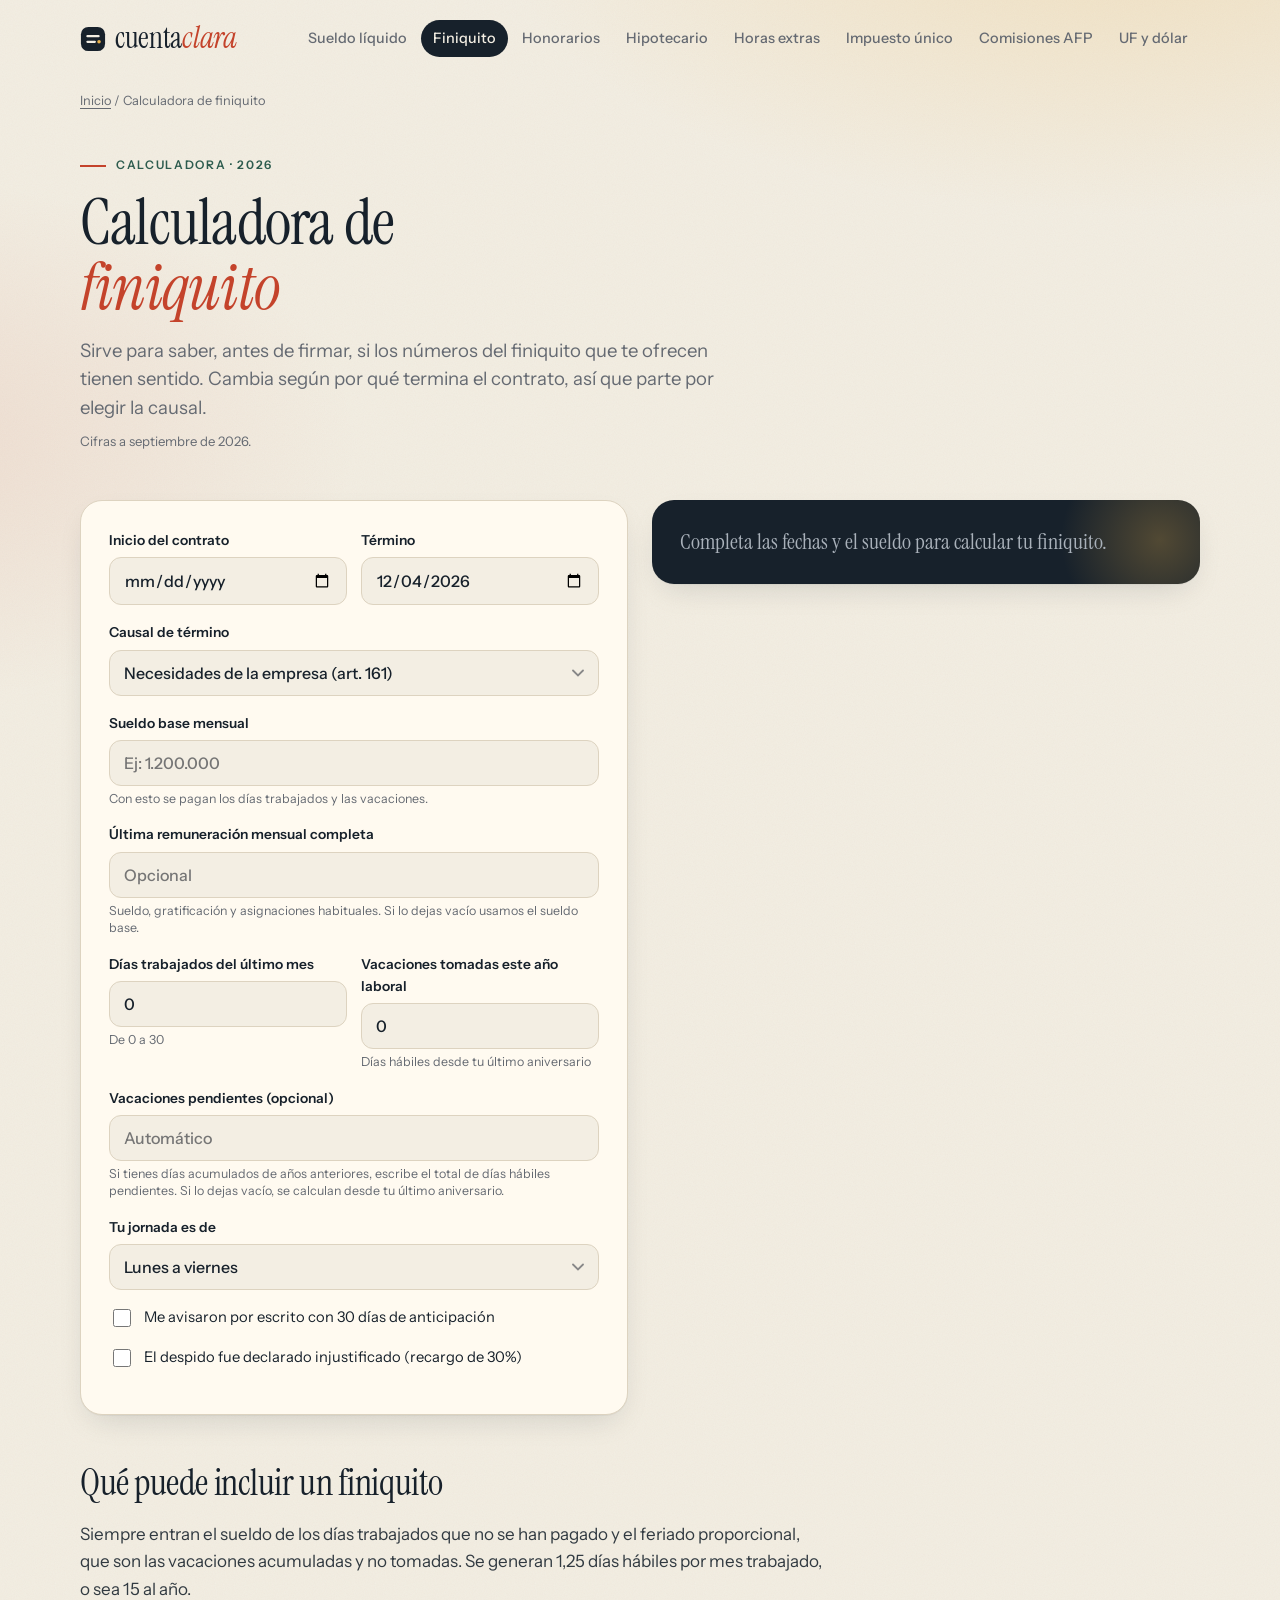
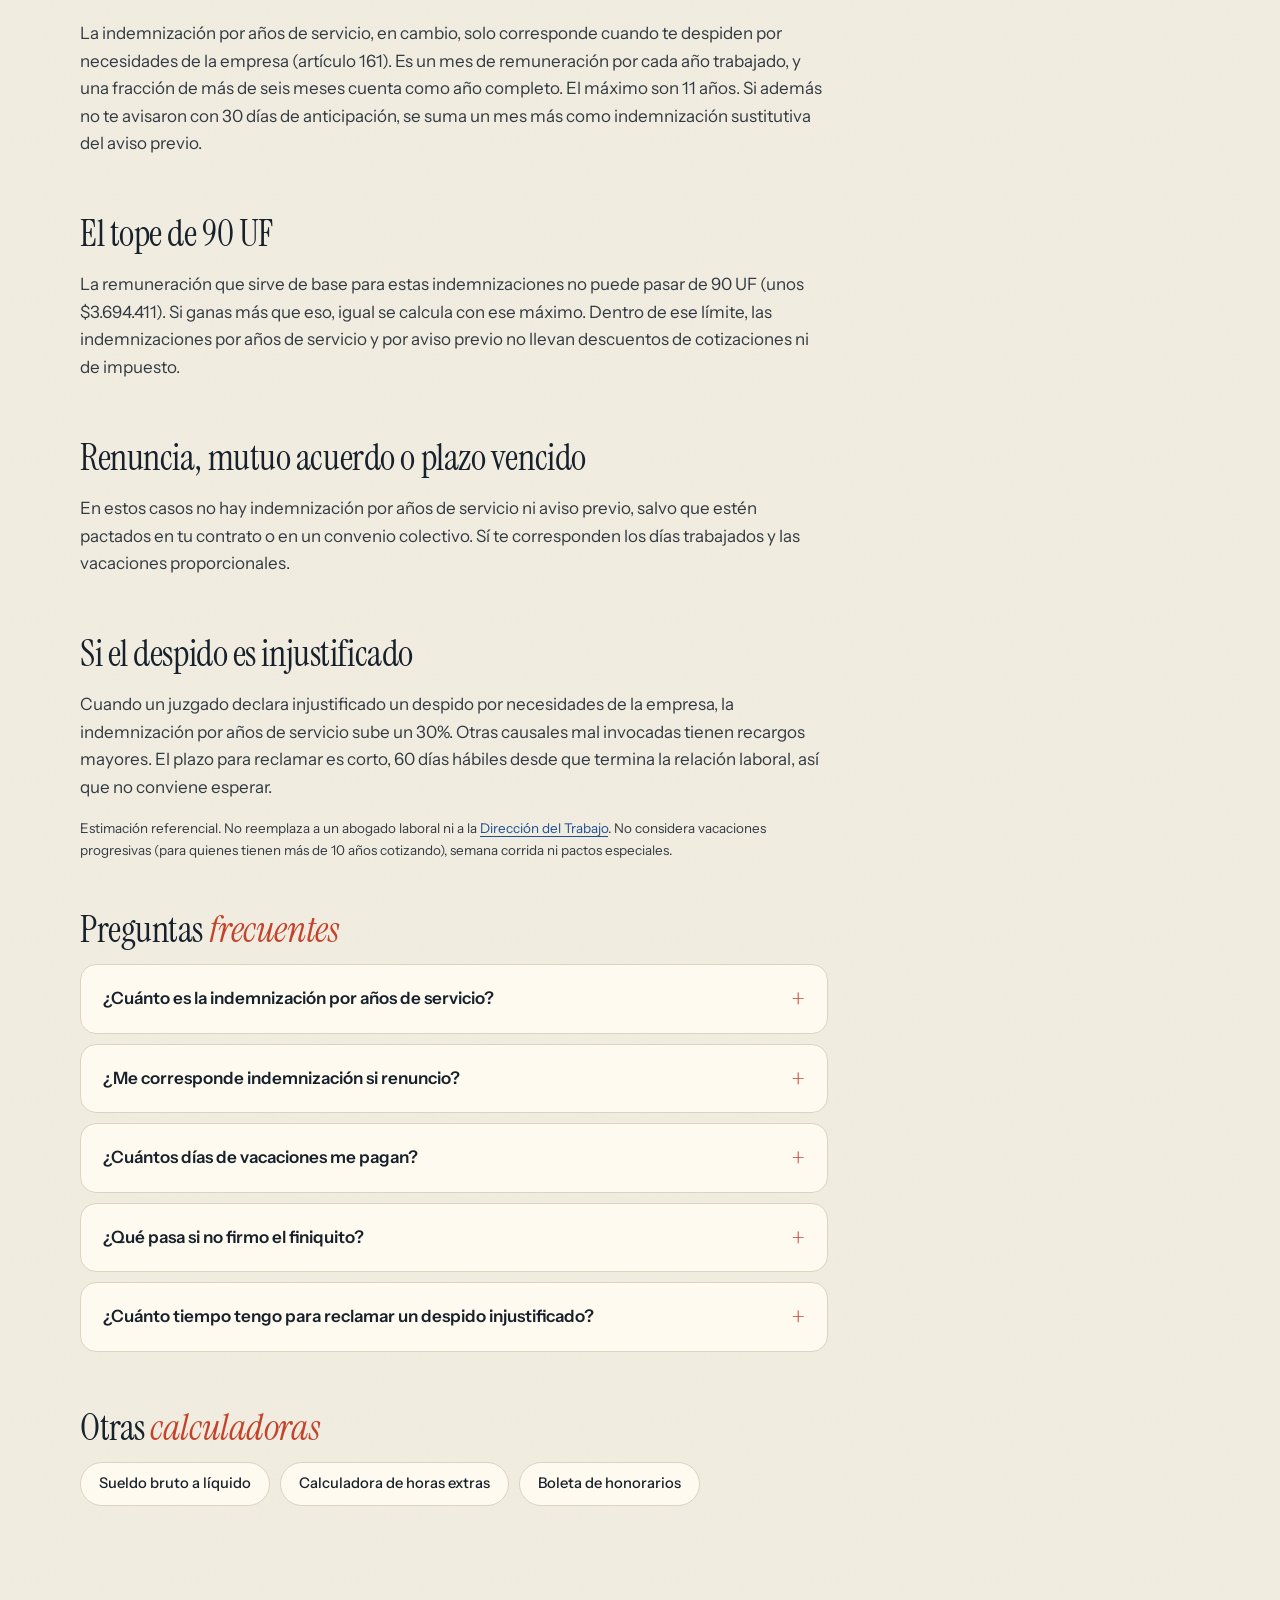
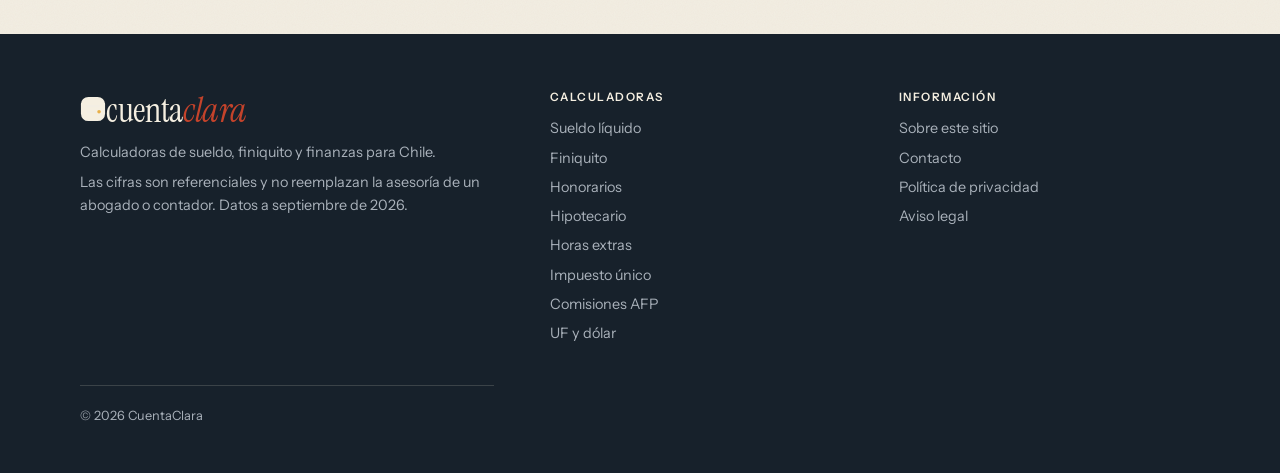
<file: docs/finiquito.html>
<!doctype html>
<html lang="es-CL">
<head>
<meta charset="utf-8">
<meta name="viewport" content="width=device-width, initial-scale=1">
<title>Calculadora de finiquito e indemnización Chile 2026 | CuentaClara</title>
<meta name="description" content="Calcula tu finiquito en Chile: indemnización por años de servicio, aviso previo, feriado proporcional y días trabajados, según la causal de término. Gratis.">
<link rel="canonical" href="https://jagoycooleaprado.github.io/cuentaclara/finiquito.html">
<link rel="icon" href="data:image/svg+xml,%3Csvg xmlns='http://www.w3.org/2000/svg' viewBox='0 0 28 28'%3E%3Crect x='1' y='1' width='26' height='26' rx='8' fill='%2317212b'/%3E%3Cpath d='M8 11h12M8 17h8' stroke='%23f3eee3' stroke-width='2.4' stroke-linecap='round'/%3E%3Ccircle cx='20.5' cy='17' r='1.9' fill='%23e8b04a'/%3E%3C/svg%3E">
<meta name="theme-color" content="#f3eee3">
<link rel="preload" href="assets/fonts/serif.woff2" as="font" type="font/woff2" crossorigin>
<link rel="preload" href="assets/fonts/sans.woff2" as="font" type="font/woff2" crossorigin>
<meta property="og:type" content="website"><meta property="og:locale" content="es_CL">
<meta property="og:title" content="Calculadora de finiquito e indemnización Chile 2026 | CuentaClara"><meta property="og:description" content="Calcula tu finiquito en Chile: indemnización por años de servicio, aviso previo, feriado proporcional y días trabajados, según la causal de término. Gratis.">
<meta property="og:url" content="https://jagoycooleaprado.github.io/cuentaclara/finiquito.html"><meta property="og:site_name" content="CuentaClara">
<meta name="twitter:card" content="summary">
<link rel="stylesheet" href="assets/style.css">


<script type="application/ld+json">{"@context":"https://schema.org","@type":"FAQPage","mainEntity":[{"@type":"Question","name":"¿Cuánto es la indemnización por años de servicio?","acceptedAnswer":{"@type":"Answer","text":"Un mes de tu última remuneración por cada año de servicio, o fracción superior a seis meses, hasta 11 años. La remuneración se topa en 90 UF."}},{"@type":"Question","name":"¿Me corresponde indemnización si renuncio?","acceptedAnswer":{"@type":"Answer","text":"No. Al renunciar recibes los días trabajados, tus vacaciones proporcionales y otros montos pendientes, pero no indemnización por años de servicio."}},{"@type":"Question","name":"¿Cuántos días de vacaciones me pagan?","acceptedAnswer":{"@type":"Answer","text":"Se acumulan 1,25 días hábiles por mes. Si no indicas tus días pendientes, la calculadora estima los generados desde tu último aniversario, descuenta los que ya tomaste y paga el resto en días corridos."}},{"@type":"Question","name":"¿Qué pasa si no firmo el finiquito?","acceptedAnswer":{"@type":"Answer","text":"Puedes negarte a firmar o firmar dejando constancia de que reservas tus derechos. Tiene que firmarse ante un ministro de fe, como un notario o un inspector del trabajo. Si los montos no te cuadran, consulta en la Inspección del Trabajo."}},{"@type":"Question","name":"¿Cuánto tiempo tengo para reclamar un despido injustificado?","acceptedAnswer":{"@type":"Answer","text":"60 días hábiles desde la separación, ante el Juzgado de Letras del Trabajo. Un reclamo previo en la Inspección del Trabajo puede suspender ese plazo."}}]}</script>
<script type="application/ld+json">{"@context":"https://schema.org","@type":"BreadcrumbList","itemListElement":[{"@type":"ListItem","position":1,"name":"Inicio","item":"https://jagoycooleaprado.github.io/cuentaclara/"},{"@type":"ListItem","position":2,"name":"Calculadora de finiquito","item":"https://jagoycooleaprado.github.io/cuentaclara/finiquito.html"}]}</script>
</head>
<body data-tool="finiquito">
<header class="site-head"><div class="wrap">
  <a class="logo" href="index.html"><svg viewBox="0 0 28 28" aria-hidden="true"><rect x="1" y="1" width="26" height="26" rx="8" fill="currentColor"/><path d="M8 11h12M8 17h8" stroke="var(--paper)" stroke-width="2.4" stroke-linecap="round"/><circle cx="20.5" cy="17" r="1.9" fill="var(--gold)"/></svg><span>cuenta<em>clara</em></span></a>
  <button id="menu-btn" aria-expanded="false" aria-controls="menu">Menú</button>
  <nav id="menu" class="nav" aria-label="Principal"><a href="sueldo-liquido.html">Sueldo líquido</a><a href="finiquito.html" aria-current="page">Finiquito</a><a href="boleta-de-honorarios.html">Honorarios</a><a href="dividendo-hipotecario.html">Hipotecario</a><a href="horas-extras.html">Horas extras</a><a href="impuesto-unico-segunda-categoria.html">Impuesto único</a><a href="comisiones-afp.html">Comisiones AFP</a><a href="uf-a-pesos.html">UF y dólar</a></nav>
</div></header>
<main><div class="wrap">
  <div class="crumbs"><a href="index.html">Inicio</a> / Calculadora de finiquito</div>
  <header class="page-head"><span class="kicker">Calculadora · 2026</span>
  <h1>Calculadora de <em>finiquito</em></h1>
  <p class="lead">Sirve para saber, antes de firmar, si los números del finiquito que te ofrecen tienen sentido. Cambia según por qué termina el contrato, así que parte por elegir la causal.</p>
  <p class="meta">Cifras a septiembre de 2026.</p></header>
  <div class="grid-2">
    <form class="card" id="calc" autocomplete="off" novalidate>
      <div class="two">
        <div class="field"><label for="f-inicio">Inicio del contrato</label><input id="f-inicio" type="date"></div>
        <div class="field"><label for="f-termino">Término</label><input id="f-termino" type="date"></div>
      </div>
      <div class="field"><label for="f-causal">Causal de término</label><select id="f-causal">
        <option value="necesidades">Necesidades de la empresa (art. 161)</option>
        <option value="renuncia">Renuncia voluntaria (art. 159 N°2)</option>
        <option value="mutuo">Mutuo acuerdo (art. 159 N°1)</option>
        <option value="plazo">Vencimiento del plazo (art. 159 N°4)</option>
        <option value="falta">Falta grave del trabajador (art. 160)</option>
      </select></div>
      <div class="field"><label for="f-sueldo" id="f-sueldo-label">Sueldo base mensual</label><input id="f-sueldo" data-money inputmode="numeric" autocomplete="off" placeholder="Ej: 1.200.000"><small>Con esto se pagan los días trabajados y las vacaciones.</small></div>
      <div class="field"><label for="f-ultima" id="f-ultima-label">Última remuneración mensual completa</label><input id="f-ultima" data-money inputmode="numeric" autocomplete="off" placeholder="Opcional"><small>Sueldo, gratificación y asignaciones habituales. Si lo dejas vacío usamos el sueldo base.</small></div>
      <div class="two">
        <div class="field"><label for="f-dias">Días trabajados del último mes</label><input id="f-dias" type="number" inputmode="decimal" step="1" value="0" min="0"><small>De 0 a 30</small></div>
        <div class="field"><label for="f-tomados">Vacaciones tomadas este año laboral</label><input id="f-tomados" type="number" inputmode="decimal" step="0.5" value="0" min="0"><small>Días hábiles desde tu último aniversario</small></div>
      </div>
      <div class="field"><label for="f-pend">Vacaciones pendientes (opcional)</label><input id="f-pend" type="number" inputmode="decimal" step="0.5" min="0" placeholder="Automático"><small>Si tienes días acumulados de años anteriores, escribe el total de días hábiles pendientes. Si lo dejas vacío, se calculan desde tu último aniversario.</small></div>
      <div class="field"><label for="f-semana">Tu jornada es de</label><select id="f-semana"><option value="lv">Lunes a viernes</option><option value="ls">Lunes a sábado</option></select></div>
      <div class="check field" id="f-aviso-row"><input type="checkbox" id="f-aviso"><label for="f-aviso">Me avisaron por escrito con 30 días de anticipación</label></div>
      <div class="check field" id="f-inj-row"><input type="checkbox" id="f-inj"><label for="f-inj">El despido fue declarado injustificado (recargo de 30%)</label></div></form>
    <div class="card" id="resultado" aria-live="polite"><p class="vacio">Completa los datos para ver el resultado.</p></div>
  </div>
  
  
  <article class="prose">
      <h2>Qué puede incluir un finiquito</h2>
      <p>Siempre entran el sueldo de los días trabajados que no se han pagado y el feriado proporcional, que son las vacaciones acumuladas y no tomadas. Se generan 1,25 días hábiles por mes trabajado, o sea 15 al año.</p>
      <p>La indemnización por años de servicio, en cambio, solo corresponde cuando te despiden por necesidades de la empresa (artículo 161). Es un mes de remuneración por cada año trabajado, y una fracción de más de seis meses cuenta como año completo. El máximo son 11 años. Si además no te avisaron con 30 días de anticipación, se suma un mes más como indemnización sustitutiva del aviso previo.</p>
      <h2>El tope de 90 UF</h2>
      <p>La remuneración que sirve de base para estas indemnizaciones no puede pasar de 90 UF (unos $3.694.411). Si ganas más que eso, igual se calcula con ese máximo. Dentro de ese límite, las indemnizaciones por años de servicio y por aviso previo no llevan descuentos de cotizaciones ni de impuesto.</p>
      <h2>Renuncia, mutuo acuerdo o plazo vencido</h2>
      <p>En estos casos no hay indemnización por años de servicio ni aviso previo, salvo que estén pactados en tu contrato o en un convenio colectivo. Sí te corresponden los días trabajados y las vacaciones proporcionales.</p>
      <h2>Si el despido es injustificado</h2>
      <p>Cuando un juzgado declara injustificado un despido por necesidades de la empresa, la indemnización por años de servicio sube un 30%. Otras causales mal invocadas tienen recargos mayores. El plazo para reclamar es corto, 60 días hábiles desde que termina la relación laboral, así que no conviene esperar.</p>
      <p class="updated">Estimación referencial. No reemplaza a un abogado laboral ni a la <a href="https://www.dt.gob.cl" rel="noopener">Dirección del Trabajo</a>. No considera vacaciones progresivas (para quienes tienen más de 10 años cotizando), semana corrida ni pactos especiales.</p></article>
  
  <section class="faq prose" aria-labelledby="faq-h"><h2 id="faq-h">Preguntas <em>frecuentes</em></h2>
    <details><summary>¿Cuánto es la indemnización por años de servicio?</summary><p>Un mes de tu última remuneración por cada año de servicio, o fracción superior a seis meses, hasta 11 años. La remuneración se topa en 90 UF.</p></details><details><summary>¿Me corresponde indemnización si renuncio?</summary><p>No. Al renunciar recibes los días trabajados, tus vacaciones proporcionales y otros montos pendientes, pero no indemnización por años de servicio.</p></details><details><summary>¿Cuántos días de vacaciones me pagan?</summary><p>Se acumulan 1,25 días hábiles por mes. Si no indicas tus días pendientes, la calculadora estima los generados desde tu último aniversario, descuenta los que ya tomaste y paga el resto en días corridos.</p></details><details><summary>¿Qué pasa si no firmo el finiquito?</summary><p>Puedes negarte a firmar o firmar dejando constancia de que reservas tus derechos. Tiene que firmarse ante un ministro de fe, como un notario o un inspector del trabajo. Si los montos no te cuadran, consulta en la Inspección del Trabajo.</p></details><details><summary>¿Cuánto tiempo tengo para reclamar un despido injustificado?</summary><p>60 días hábiles desde la separación, ante el Juzgado de Letras del Trabajo. Un reclamo previo en la Inspección del Trabajo puede suspender ese plazo.</p></details>
  </section>
  
  <h2>Otras <em>calculadoras</em></h2>
  <ul class="related"><li><a href="sueldo-liquido.html">Sueldo bruto a líquido</a></li><li><a href="horas-extras.html">Calculadora de horas extras</a></li><li><a href="boleta-de-honorarios.html">Boleta de honorarios</a></li></ul>
</div></main>
<footer class="site-foot"><div class="wrap">
  <div class="cols">
    <div><a class="logo" href="index.html"><svg viewBox="0 0 28 28" aria-hidden="true"><rect x="1" y="1" width="26" height="26" rx="8" fill="currentColor"/><path d="M8 11h12M8 17h8" stroke="var(--paper)" stroke-width="2.4" stroke-linecap="round"/><circle cx="20.5" cy="17" r="1.9" fill="var(--gold)"/></svg><span>cuenta<em>clara</em></span></a><p>Calculadoras de sueldo, finiquito y finanzas para Chile.</p>
    <p>Las cifras son referenciales y no reemplazan la asesoría de un abogado o contador. Datos a septiembre de 2026.</p></div>
    <div><strong>Calculadoras</strong><a href="sueldo-liquido.html">Sueldo líquido</a><a href="finiquito.html">Finiquito</a><a href="boleta-de-honorarios.html">Honorarios</a><a href="dividendo-hipotecario.html">Hipotecario</a><a href="horas-extras.html">Horas extras</a><a href="impuesto-unico-segunda-categoria.html">Impuesto único</a><a href="comisiones-afp.html">Comisiones AFP</a><a href="uf-a-pesos.html">UF y dólar</a></div>
    <div><strong>Información</strong><a href="sobre-nosotros.html">Sobre este sitio</a><a href="contacto.html">Contacto</a><a href="privacidad.html">Política de privacidad</a><a href="aviso-legal.html">Aviso legal</a></div>
  </div>
  <p class="copy">© 2026 CuentaClara</p>
</div></footer>
<script src="assets/calc-core.js"></script>
<script src="assets/app.js"></script>
</body>
</html>
</file>
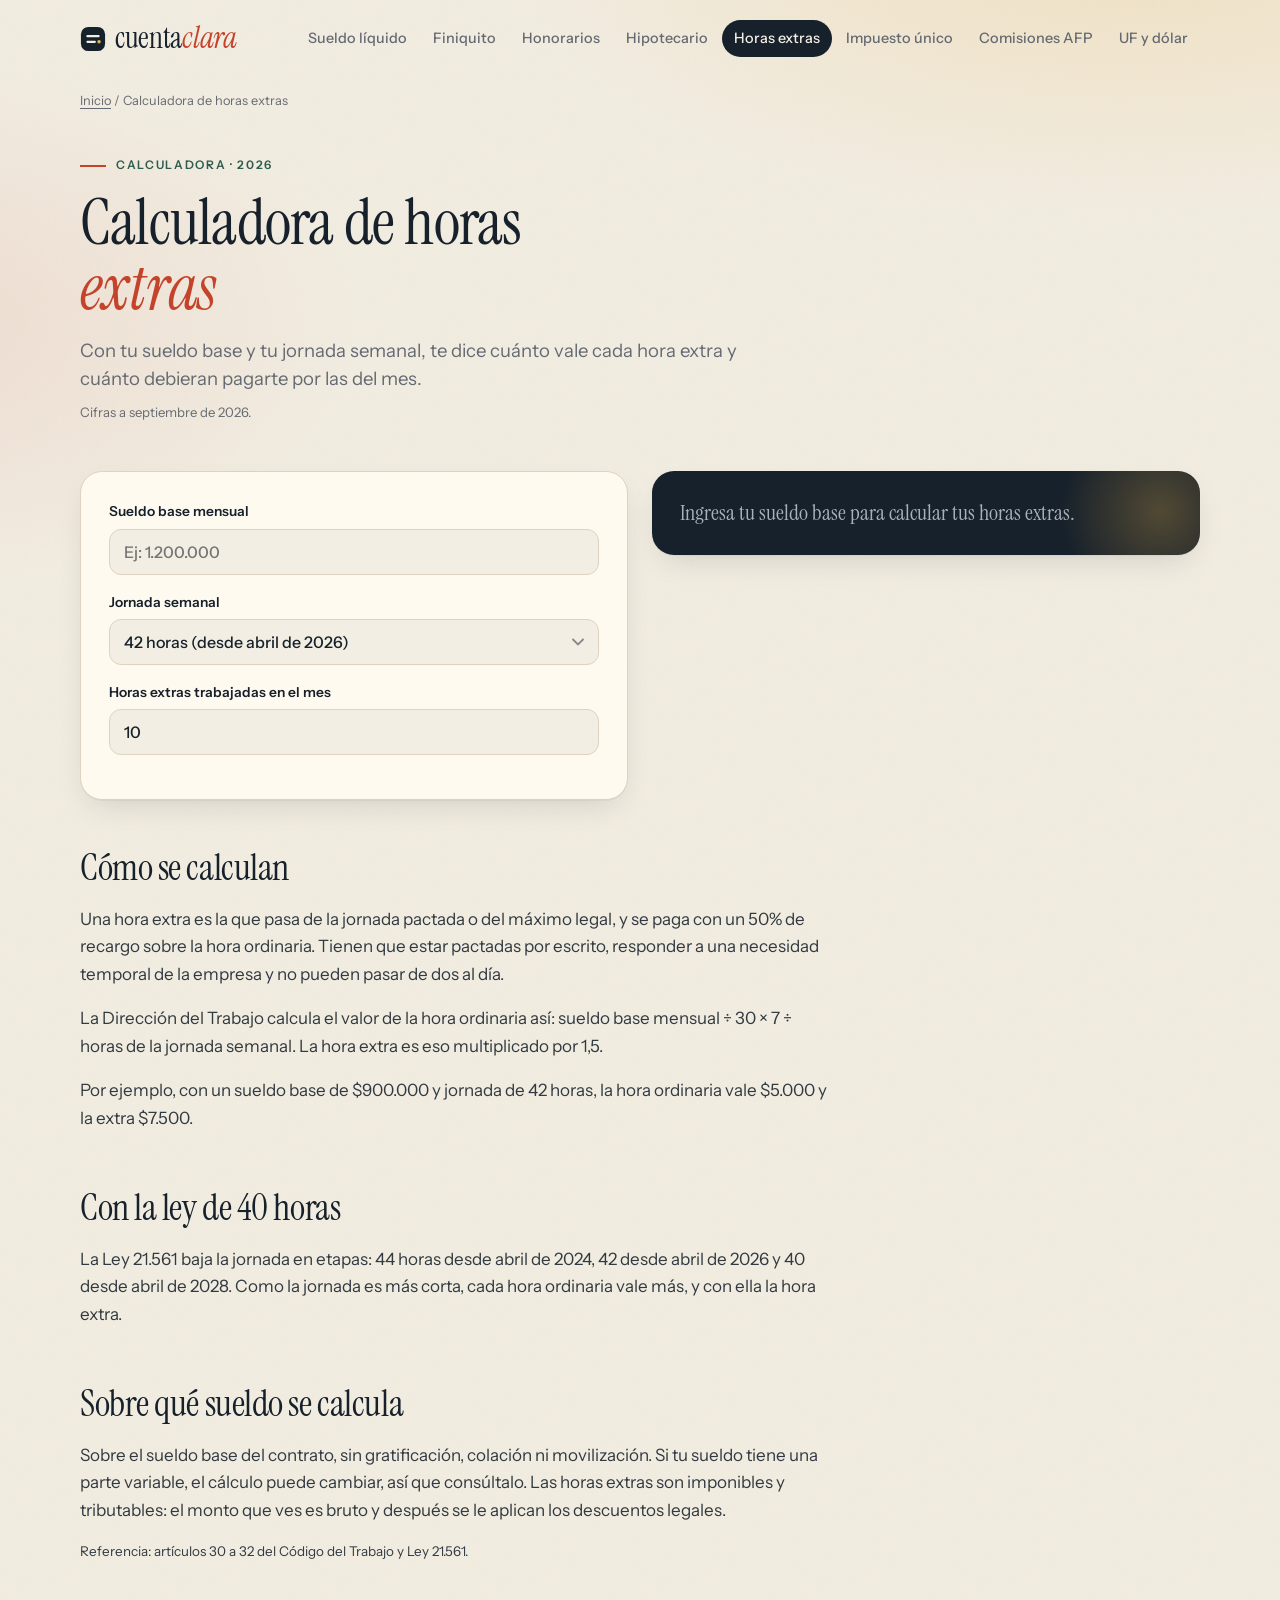
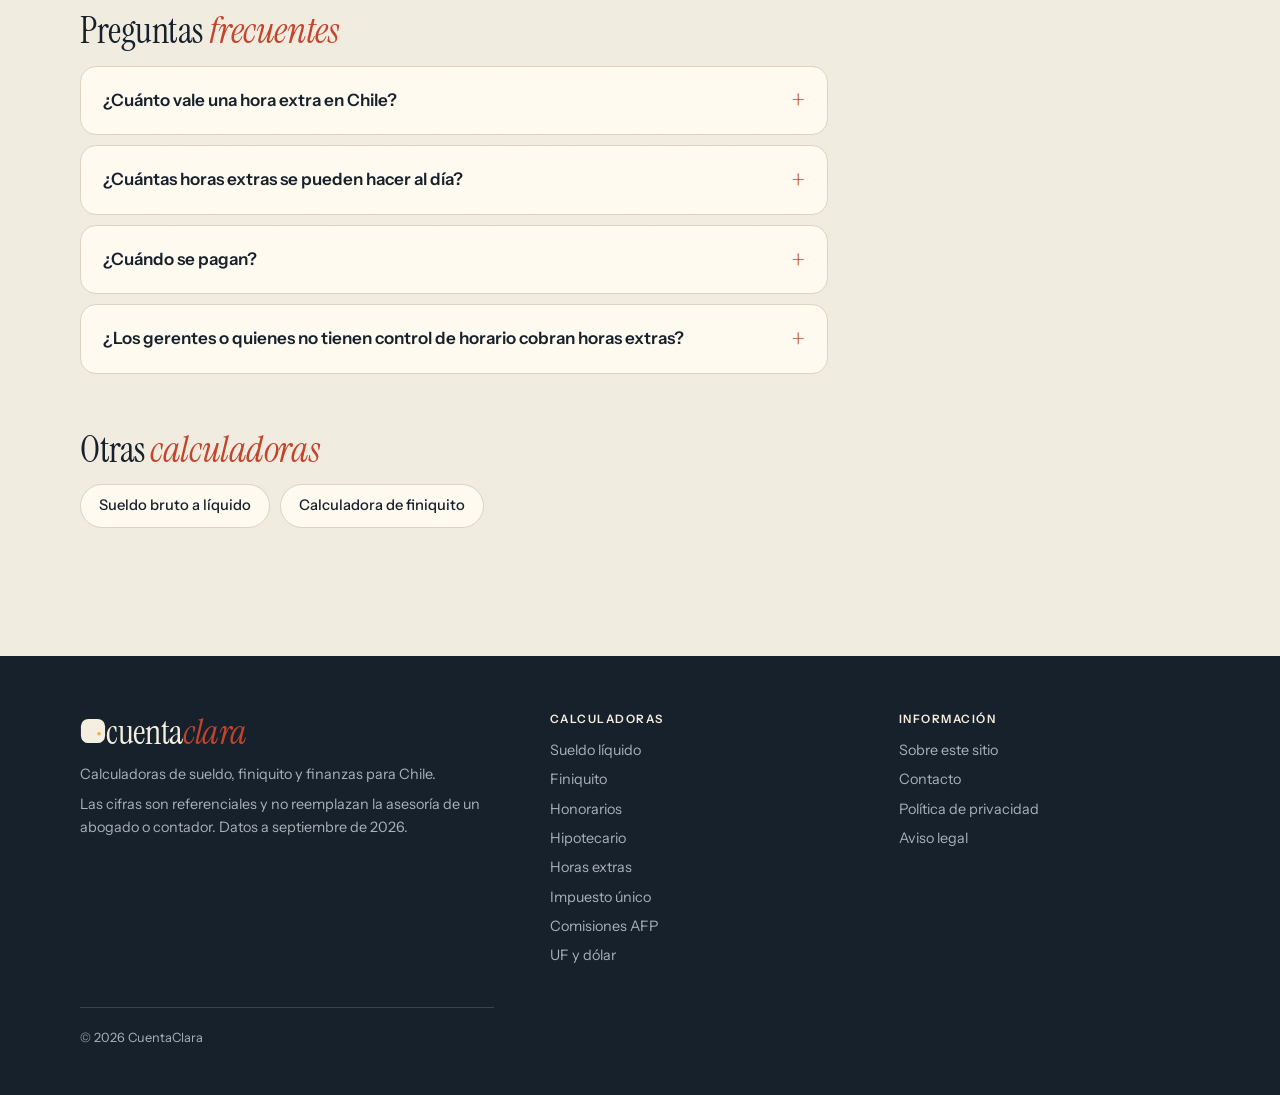
<file: docs/horas-extras.html>
<!doctype html>
<html lang="es-CL">
<head>
<meta charset="utf-8">
<meta name="viewport" content="width=device-width, initial-scale=1">
<title>Calculadora de horas extras Chile 2026 (jornada de 42 horas) | CuentaClara</title>
<meta name="description" content="Calcula el valor de tus horas extras en Chile con la jornada de 42 horas: valor hora ordinaria, recargo del 50% y total del mes. Gratis.">
<link rel="canonical" href="https://jagoycooleaprado.github.io/cuentaclara/horas-extras.html">
<link rel="icon" href="data:image/svg+xml,%3Csvg xmlns='http://www.w3.org/2000/svg' viewBox='0 0 28 28'%3E%3Crect x='1' y='1' width='26' height='26' rx='8' fill='%2317212b'/%3E%3Cpath d='M8 11h12M8 17h8' stroke='%23f3eee3' stroke-width='2.4' stroke-linecap='round'/%3E%3Ccircle cx='20.5' cy='17' r='1.9' fill='%23e8b04a'/%3E%3C/svg%3E">
<meta name="theme-color" content="#f3eee3">
<link rel="preload" href="assets/fonts/serif.woff2" as="font" type="font/woff2" crossorigin>
<link rel="preload" href="assets/fonts/sans.woff2" as="font" type="font/woff2" crossorigin>
<meta property="og:type" content="website"><meta property="og:locale" content="es_CL">
<meta property="og:title" content="Calculadora de horas extras Chile 2026 (jornada de 42 horas) | CuentaClara"><meta property="og:description" content="Calcula el valor de tus horas extras en Chile con la jornada de 42 horas: valor hora ordinaria, recargo del 50% y total del mes. Gratis.">
<meta property="og:url" content="https://jagoycooleaprado.github.io/cuentaclara/horas-extras.html"><meta property="og:site_name" content="CuentaClara">
<meta name="twitter:card" content="summary">
<link rel="stylesheet" href="assets/style.css">


<script type="application/ld+json">{"@context":"https://schema.org","@type":"FAQPage","mainEntity":[{"@type":"Question","name":"¿Cuánto vale una hora extra en Chile?","acceptedAnswer":{"@type":"Answer","text":"Un 50% más que la hora ordinaria. Con jornada de 42 horas equivale a más o menos 0,0083 veces el sueldo base por cada hora."}},{"@type":"Question","name":"¿Cuántas horas extras se pueden hacer al día?","acceptedAnswer":{"@type":"Answer","text":"Hasta dos, y tienen que estar pactadas por escrito para necesidades temporales de la empresa."}},{"@type":"Question","name":"¿Cuándo se pagan?","acceptedAnswer":{"@type":"Answer","text":"Junto con la remuneración del período en que se trabajaron, o con la del siguiente si así lo dice el contrato."}},{"@type":"Question","name":"¿Los gerentes o quienes no tienen control de horario cobran horas extras?","acceptedAnswer":{"@type":"Answer","text":"No. Los trabajadores que prestan servicios sin fiscalización superior inmediata (artículo 22) no tienen límite de jornada ni horas extras."}}]}</script>
<script type="application/ld+json">{"@context":"https://schema.org","@type":"BreadcrumbList","itemListElement":[{"@type":"ListItem","position":1,"name":"Inicio","item":"https://jagoycooleaprado.github.io/cuentaclara/"},{"@type":"ListItem","position":2,"name":"Calculadora de horas extras","item":"https://jagoycooleaprado.github.io/cuentaclara/horas-extras.html"}]}</script>
</head>
<body data-tool="horas">
<header class="site-head"><div class="wrap">
  <a class="logo" href="index.html"><svg viewBox="0 0 28 28" aria-hidden="true"><rect x="1" y="1" width="26" height="26" rx="8" fill="currentColor"/><path d="M8 11h12M8 17h8" stroke="var(--paper)" stroke-width="2.4" stroke-linecap="round"/><circle cx="20.5" cy="17" r="1.9" fill="var(--gold)"/></svg><span>cuenta<em>clara</em></span></a>
  <button id="menu-btn" aria-expanded="false" aria-controls="menu">Menú</button>
  <nav id="menu" class="nav" aria-label="Principal"><a href="sueldo-liquido.html">Sueldo líquido</a><a href="finiquito.html">Finiquito</a><a href="boleta-de-honorarios.html">Honorarios</a><a href="dividendo-hipotecario.html">Hipotecario</a><a href="horas-extras.html" aria-current="page">Horas extras</a><a href="impuesto-unico-segunda-categoria.html">Impuesto único</a><a href="comisiones-afp.html">Comisiones AFP</a><a href="uf-a-pesos.html">UF y dólar</a></nav>
</div></header>
<main><div class="wrap">
  <div class="crumbs"><a href="index.html">Inicio</a> / Calculadora de horas extras</div>
  <header class="page-head"><span class="kicker">Calculadora · 2026</span>
  <h1>Calculadora de horas <em>extras</em></h1>
  <p class="lead">Con tu sueldo base y tu jornada semanal, te dice cuánto vale cada hora extra y cuánto debieran pagarte por las del mes.</p>
  <p class="meta">Cifras a septiembre de 2026.</p></header>
  <div class="grid-2">
    <form class="card" id="calc" autocomplete="off" novalidate>
      <div class="field"><label for="e-sueldo" id="e-sueldo-label">Sueldo base mensual</label><input id="e-sueldo" data-money inputmode="numeric" autocomplete="off" placeholder="Ej: 1.200.000"></div>
      <div class="field"><label for="e-jornada">Jornada semanal</label><select id="e-jornada"><option value="42" selected>42 horas (desde abril de 2026)</option><option value="44">44 horas (antes de abril de 2026)</option><option value="40">40 horas (desde abril de 2028)</option><option value="45">45 horas (jornada antigua)</option></select></div>
      <div class="field"><label for="e-horas">Horas extras trabajadas en el mes</label><input id="e-horas" type="number" inputmode="decimal" step="0.5" value="10" min="0"></div></form>
    <div class="card" id="resultado" aria-live="polite"><p class="vacio">Completa los datos para ver el resultado.</p></div>
  </div>
  
  
  <article class="prose">
      <h2>Cómo se calculan</h2>
      <p>Una hora extra es la que pasa de la jornada pactada o del máximo legal, y se paga con un 50% de recargo sobre la hora ordinaria. Tienen que estar pactadas por escrito, responder a una necesidad temporal de la empresa y no pueden pasar de dos al día.</p>
      <p>La Dirección del Trabajo calcula el valor de la hora ordinaria así: sueldo base mensual ÷ 30 × 7 ÷ horas de la jornada semanal. La hora extra es eso multiplicado por 1,5.</p>
      <p>Por ejemplo, con un sueldo base de $900.000 y jornada de 42 horas, la hora ordinaria vale $5.000 y la extra $7.500.</p>
      <h2>Con la ley de 40 horas</h2>
      <p>La Ley 21.561 baja la jornada en etapas: 44 horas desde abril de 2024, 42 desde abril de 2026 y 40 desde abril de 2028. Como la jornada es más corta, cada hora ordinaria vale más, y con ella la hora extra.</p>
      <h2>Sobre qué sueldo se calcula</h2>
      <p>Sobre el sueldo base del contrato, sin gratificación, colación ni movilización. Si tu sueldo tiene una parte variable, el cálculo puede cambiar, así que consúltalo. Las horas extras son imponibles y tributables: el monto que ves es bruto y después se le aplican los descuentos legales.</p>
      <p class="updated">Referencia: artículos 30 a 32 del Código del Trabajo y Ley 21.561.</p></article>
  
  <section class="faq prose" aria-labelledby="faq-h"><h2 id="faq-h">Preguntas <em>frecuentes</em></h2>
    <details><summary>¿Cuánto vale una hora extra en Chile?</summary><p>Un 50% más que la hora ordinaria. Con jornada de 42 horas equivale a más o menos 0,0083 veces el sueldo base por cada hora.</p></details><details><summary>¿Cuántas horas extras se pueden hacer al día?</summary><p>Hasta dos, y tienen que estar pactadas por escrito para necesidades temporales de la empresa.</p></details><details><summary>¿Cuándo se pagan?</summary><p>Junto con la remuneración del período en que se trabajaron, o con la del siguiente si así lo dice el contrato.</p></details><details><summary>¿Los gerentes o quienes no tienen control de horario cobran horas extras?</summary><p>No. Los trabajadores que prestan servicios sin fiscalización superior inmediata (artículo 22) no tienen límite de jornada ni horas extras.</p></details>
  </section>
  
  <h2>Otras <em>calculadoras</em></h2>
  <ul class="related"><li><a href="sueldo-liquido.html">Sueldo bruto a líquido</a></li><li><a href="finiquito.html">Calculadora de finiquito</a></li></ul>
</div></main>
<footer class="site-foot"><div class="wrap">
  <div class="cols">
    <div><a class="logo" href="index.html"><svg viewBox="0 0 28 28" aria-hidden="true"><rect x="1" y="1" width="26" height="26" rx="8" fill="currentColor"/><path d="M8 11h12M8 17h8" stroke="var(--paper)" stroke-width="2.4" stroke-linecap="round"/><circle cx="20.5" cy="17" r="1.9" fill="var(--gold)"/></svg><span>cuenta<em>clara</em></span></a><p>Calculadoras de sueldo, finiquito y finanzas para Chile.</p>
    <p>Las cifras son referenciales y no reemplazan la asesoría de un abogado o contador. Datos a septiembre de 2026.</p></div>
    <div><strong>Calculadoras</strong><a href="sueldo-liquido.html">Sueldo líquido</a><a href="finiquito.html">Finiquito</a><a href="boleta-de-honorarios.html">Honorarios</a><a href="dividendo-hipotecario.html">Hipotecario</a><a href="horas-extras.html">Horas extras</a><a href="impuesto-unico-segunda-categoria.html">Impuesto único</a><a href="comisiones-afp.html">Comisiones AFP</a><a href="uf-a-pesos.html">UF y dólar</a></div>
    <div><strong>Información</strong><a href="sobre-nosotros.html">Sobre este sitio</a><a href="contacto.html">Contacto</a><a href="privacidad.html">Política de privacidad</a><a href="aviso-legal.html">Aviso legal</a></div>
  </div>
  <p class="copy">© 2026 CuentaClara</p>
</div></footer>
<script src="assets/calc-core.js"></script>
<script src="assets/app.js"></script>
</body>
</html>
</file>
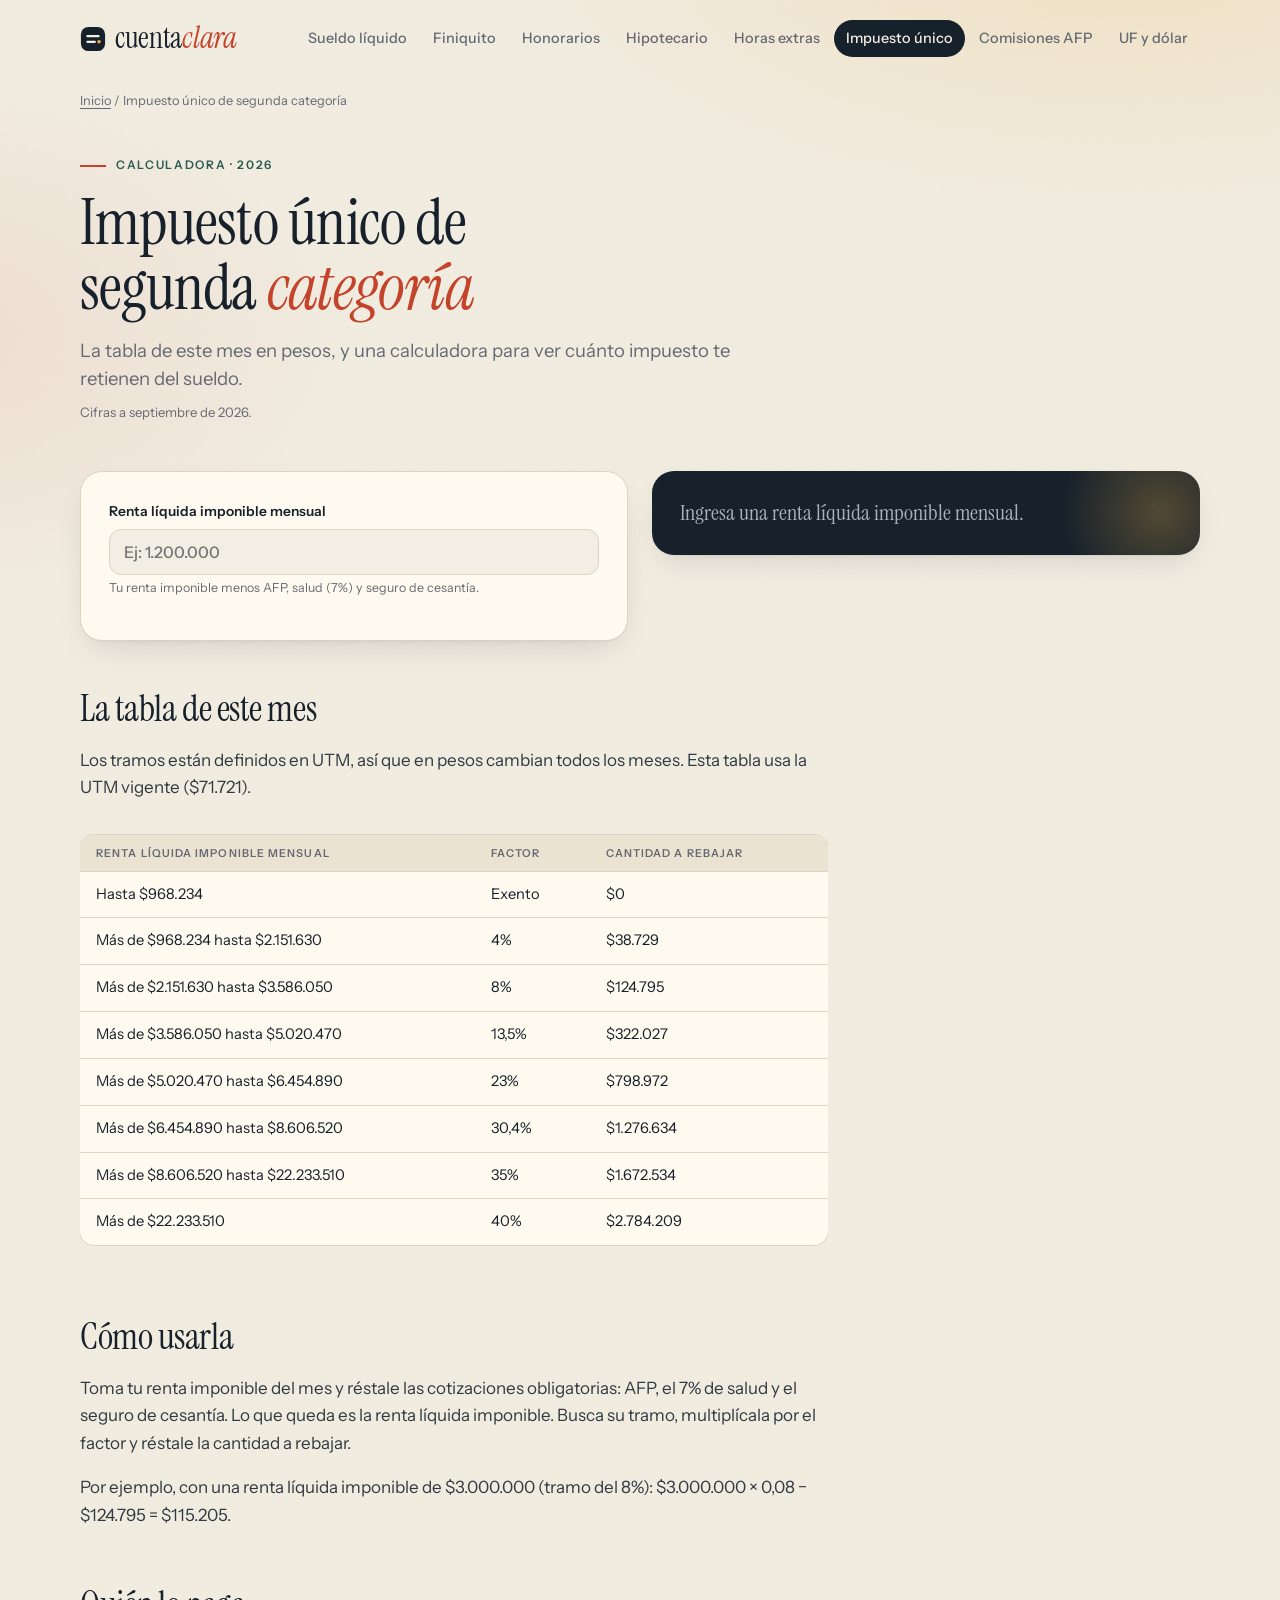
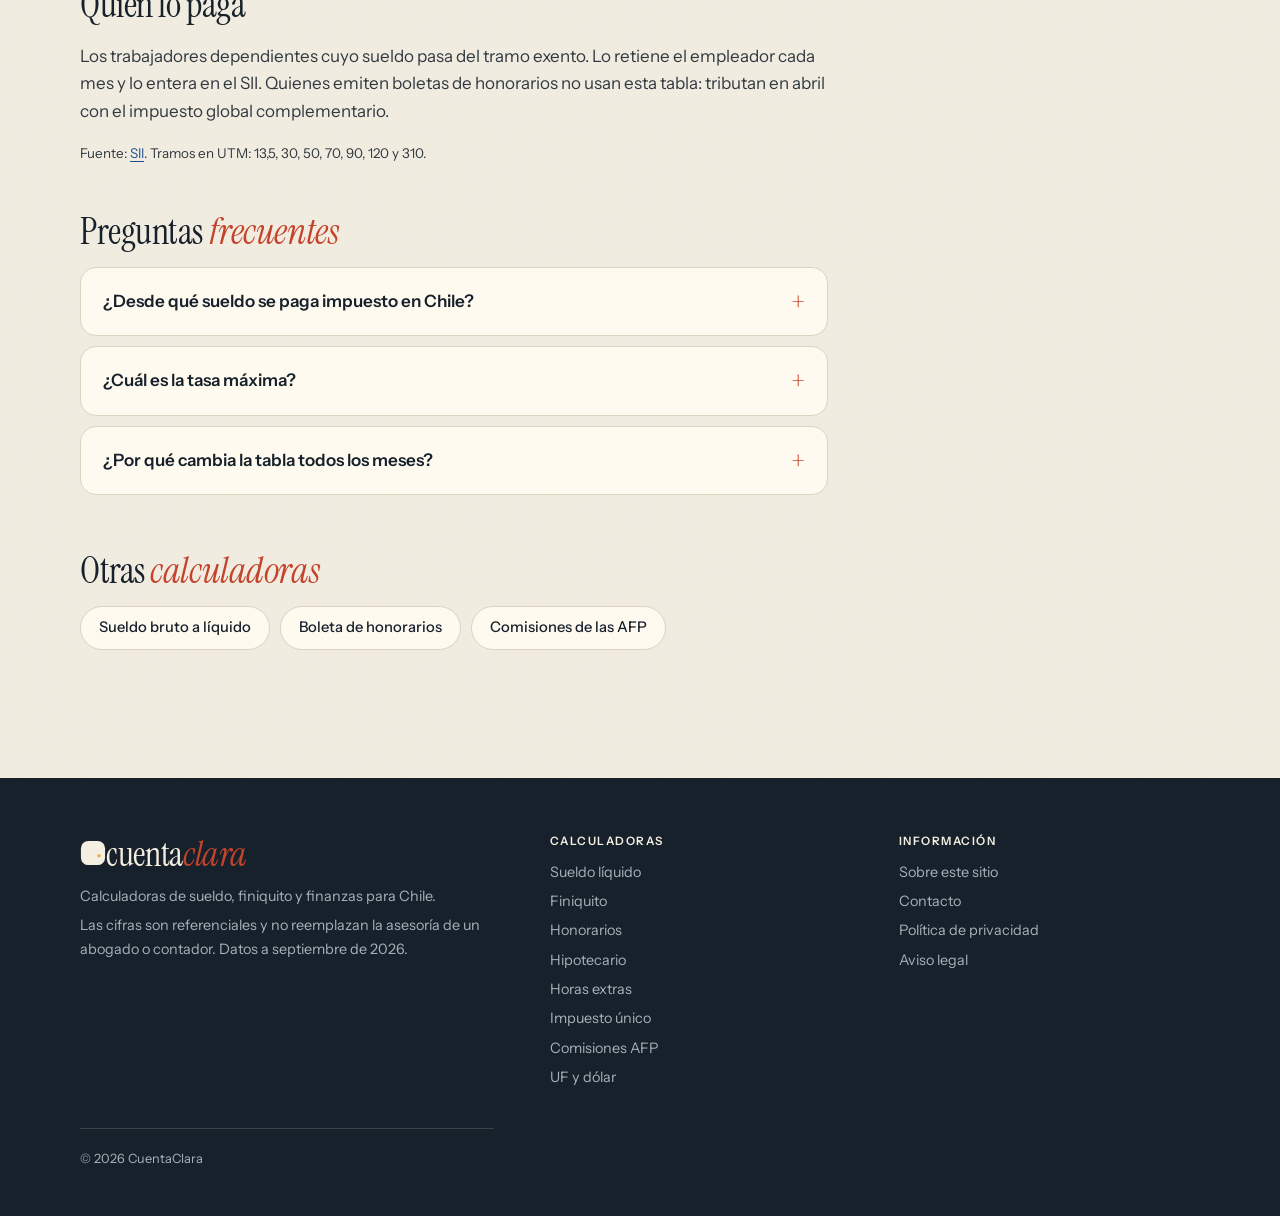
<file: docs/impuesto-unico-segunda-categoria.html>
<!doctype html>
<html lang="es-CL">
<head>
<meta charset="utf-8">
<meta name="viewport" content="width=device-width, initial-scale=1">
<title>Tabla y calculadora del Impuesto Único de Segunda Categoría 2026 | CuentaClara</title>
<meta name="description" content="Tabla vigente del Impuesto Único de Segunda Categoría en pesos según la UTM, con calculadora. Tramo exento, factores y cantidades a rebajar.">
<link rel="canonical" href="https://jagoycooleaprado.github.io/cuentaclara/impuesto-unico-segunda-categoria.html">
<link rel="icon" href="data:image/svg+xml,%3Csvg xmlns='http://www.w3.org/2000/svg' viewBox='0 0 28 28'%3E%3Crect x='1' y='1' width='26' height='26' rx='8' fill='%2317212b'/%3E%3Cpath d='M8 11h12M8 17h8' stroke='%23f3eee3' stroke-width='2.4' stroke-linecap='round'/%3E%3Ccircle cx='20.5' cy='17' r='1.9' fill='%23e8b04a'/%3E%3C/svg%3E">
<meta name="theme-color" content="#f3eee3">
<link rel="preload" href="assets/fonts/serif.woff2" as="font" type="font/woff2" crossorigin>
<link rel="preload" href="assets/fonts/sans.woff2" as="font" type="font/woff2" crossorigin>
<meta property="og:type" content="website"><meta property="og:locale" content="es_CL">
<meta property="og:title" content="Tabla y calculadora del Impuesto Único de Segunda Categoría 2026 | CuentaClara"><meta property="og:description" content="Tabla vigente del Impuesto Único de Segunda Categoría en pesos según la UTM, con calculadora. Tramo exento, factores y cantidades a rebajar.">
<meta property="og:url" content="https://jagoycooleaprado.github.io/cuentaclara/impuesto-unico-segunda-categoria.html"><meta property="og:site_name" content="CuentaClara">
<meta name="twitter:card" content="summary">
<link rel="stylesheet" href="assets/style.css">


<script type="application/ld+json">{"@context":"https://schema.org","@type":"FAQPage","mainEntity":[{"@type":"Question","name":"¿Desde qué sueldo se paga impuesto en Chile?","acceptedAnswer":{"@type":"Answer","text":"Cuando la renta líquida imponible mensual pasa de 13,5 UTM, hoy $968.234. Con AFP Uno, Fonasa y contrato indefinido, eso equivale a una renta imponible de unos $1.180.000."}},{"@type":"Question","name":"¿Cuál es la tasa máxima?","acceptedAnswer":{"@type":"Answer","text":"El tramo más alto es 40%, para rentas líquidas imponibles mensuales sobre 310 UTM. Es la tasa marginal: solo se aplica a la parte que pasa de ese monto, no a todo el sueldo."}},{"@type":"Question","name":"¿Por qué cambia la tabla todos los meses?","acceptedAnswer":{"@type":"Answer","text":"Porque los tramos y las cantidades a rebajar están en UTM, y el valor de la UTM se reajusta cada mes con el IPC."}}]}</script>
<script type="application/ld+json">{"@context":"https://schema.org","@type":"BreadcrumbList","itemListElement":[{"@type":"ListItem","position":1,"name":"Inicio","item":"https://jagoycooleaprado.github.io/cuentaclara/"},{"@type":"ListItem","position":2,"name":"Impuesto único de segunda categoría","item":"https://jagoycooleaprado.github.io/cuentaclara/impuesto-unico-segunda-categoria.html"}]}</script>
</head>
<body data-tool="iusc">
<header class="site-head"><div class="wrap">
  <a class="logo" href="index.html"><svg viewBox="0 0 28 28" aria-hidden="true"><rect x="1" y="1" width="26" height="26" rx="8" fill="currentColor"/><path d="M8 11h12M8 17h8" stroke="var(--paper)" stroke-width="2.4" stroke-linecap="round"/><circle cx="20.5" cy="17" r="1.9" fill="var(--gold)"/></svg><span>cuenta<em>clara</em></span></a>
  <button id="menu-btn" aria-expanded="false" aria-controls="menu">Menú</button>
  <nav id="menu" class="nav" aria-label="Principal"><a href="sueldo-liquido.html">Sueldo líquido</a><a href="finiquito.html">Finiquito</a><a href="boleta-de-honorarios.html">Honorarios</a><a href="dividendo-hipotecario.html">Hipotecario</a><a href="horas-extras.html">Horas extras</a><a href="impuesto-unico-segunda-categoria.html" aria-current="page">Impuesto único</a><a href="comisiones-afp.html">Comisiones AFP</a><a href="uf-a-pesos.html">UF y dólar</a></nav>
</div></header>
<main><div class="wrap">
  <div class="crumbs"><a href="index.html">Inicio</a> / Impuesto único de segunda categoría</div>
  <header class="page-head"><span class="kicker">Calculadora · 2026</span>
  <h1>Impuesto único de segunda <em>categoría</em></h1>
  <p class="lead">La tabla de este mes en pesos, y una calculadora para ver cuánto impuesto te retienen del sueldo.</p>
  <p class="meta">Cifras a septiembre de 2026.</p></header>
  <div class="grid-2">
    <form class="card" id="calc" autocomplete="off" novalidate><div class="field"><label for="i-renta" id="i-renta-label">Renta líquida imponible mensual</label><input id="i-renta" data-money inputmode="numeric" autocomplete="off" placeholder="Ej: 1.200.000"><small>Tu renta imponible menos AFP, salud (7%) y seguro de cesantía.</small></div></form>
    <div class="card" id="resultado" aria-live="polite"><p class="vacio">Completa los datos para ver el resultado.</p></div>
  </div>
  
  
  <article class="prose">
      <h2>La tabla de este mes</h2>
      <p>Los tramos están definidos en UTM, así que en pesos cambian todos los meses. Esta tabla usa la UTM vigente (<span data-ind="utm">$71.721</span>).</p>
      <div class="scroll prose"><table class="tabla-iusc"></table></div>
      <h2>Cómo usarla</h2>
      <p>Toma tu renta imponible del mes y réstale las cotizaciones obligatorias: AFP, el 7% de salud y el seguro de cesantía. Lo que queda es la renta líquida imponible. Busca su tramo, multiplícala por el factor y réstale la cantidad a rebajar.</p>
      <p>Por ejemplo, con una renta líquida imponible de $3.000.000 (tramo del 8%): $3.000.000 × 0,08 − $124.795 = $115.205.</p>
      <h2>Quién lo paga</h2>
      <p>Los trabajadores dependientes cuyo sueldo pasa del tramo exento. Lo retiene el empleador cada mes y lo entera en el SII. Quienes emiten boletas de honorarios no usan esta tabla: tributan en abril con el impuesto global complementario.</p>
      <p class="updated">Fuente: <a href="https://www.sii.cl/valores_y_fechas/impuesto_2da_categoria/impuesto2026.htm" rel="noopener">SII</a>. Tramos en UTM: 13,5, 30, 50, 70, 90, 120 y 310.</p></article>
  
  <section class="faq prose" aria-labelledby="faq-h"><h2 id="faq-h">Preguntas <em>frecuentes</em></h2>
    <details><summary>¿Desde qué sueldo se paga impuesto en Chile?</summary><p>Cuando la renta líquida imponible mensual pasa de 13,5 UTM, hoy $968.234. Con AFP Uno, Fonasa y contrato indefinido, eso equivale a una renta imponible de unos $1.180.000.</p></details><details><summary>¿Cuál es la tasa máxima?</summary><p>El tramo más alto es 40%, para rentas líquidas imponibles mensuales sobre 310 UTM. Es la tasa marginal: solo se aplica a la parte que pasa de ese monto, no a todo el sueldo.</p></details><details><summary>¿Por qué cambia la tabla todos los meses?</summary><p>Porque los tramos y las cantidades a rebajar están en UTM, y el valor de la UTM se reajusta cada mes con el IPC.</p></details>
  </section>
  
  <h2>Otras <em>calculadoras</em></h2>
  <ul class="related"><li><a href="sueldo-liquido.html">Sueldo bruto a líquido</a></li><li><a href="boleta-de-honorarios.html">Boleta de honorarios</a></li><li><a href="comisiones-afp.html">Comisiones de las AFP</a></li></ul>
</div></main>
<footer class="site-foot"><div class="wrap">
  <div class="cols">
    <div><a class="logo" href="index.html"><svg viewBox="0 0 28 28" aria-hidden="true"><rect x="1" y="1" width="26" height="26" rx="8" fill="currentColor"/><path d="M8 11h12M8 17h8" stroke="var(--paper)" stroke-width="2.4" stroke-linecap="round"/><circle cx="20.5" cy="17" r="1.9" fill="var(--gold)"/></svg><span>cuenta<em>clara</em></span></a><p>Calculadoras de sueldo, finiquito y finanzas para Chile.</p>
    <p>Las cifras son referenciales y no reemplazan la asesoría de un abogado o contador. Datos a septiembre de 2026.</p></div>
    <div><strong>Calculadoras</strong><a href="sueldo-liquido.html">Sueldo líquido</a><a href="finiquito.html">Finiquito</a><a href="boleta-de-honorarios.html">Honorarios</a><a href="dividendo-hipotecario.html">Hipotecario</a><a href="horas-extras.html">Horas extras</a><a href="impuesto-unico-segunda-categoria.html">Impuesto único</a><a href="comisiones-afp.html">Comisiones AFP</a><a href="uf-a-pesos.html">UF y dólar</a></div>
    <div><strong>Información</strong><a href="sobre-nosotros.html">Sobre este sitio</a><a href="contacto.html">Contacto</a><a href="privacidad.html">Política de privacidad</a><a href="aviso-legal.html">Aviso legal</a></div>
  </div>
  <p class="copy">© 2026 CuentaClara</p>
</div></footer>
<script src="assets/calc-core.js"></script>
<script src="assets/app.js"></script>
</body>
</html>
</file>
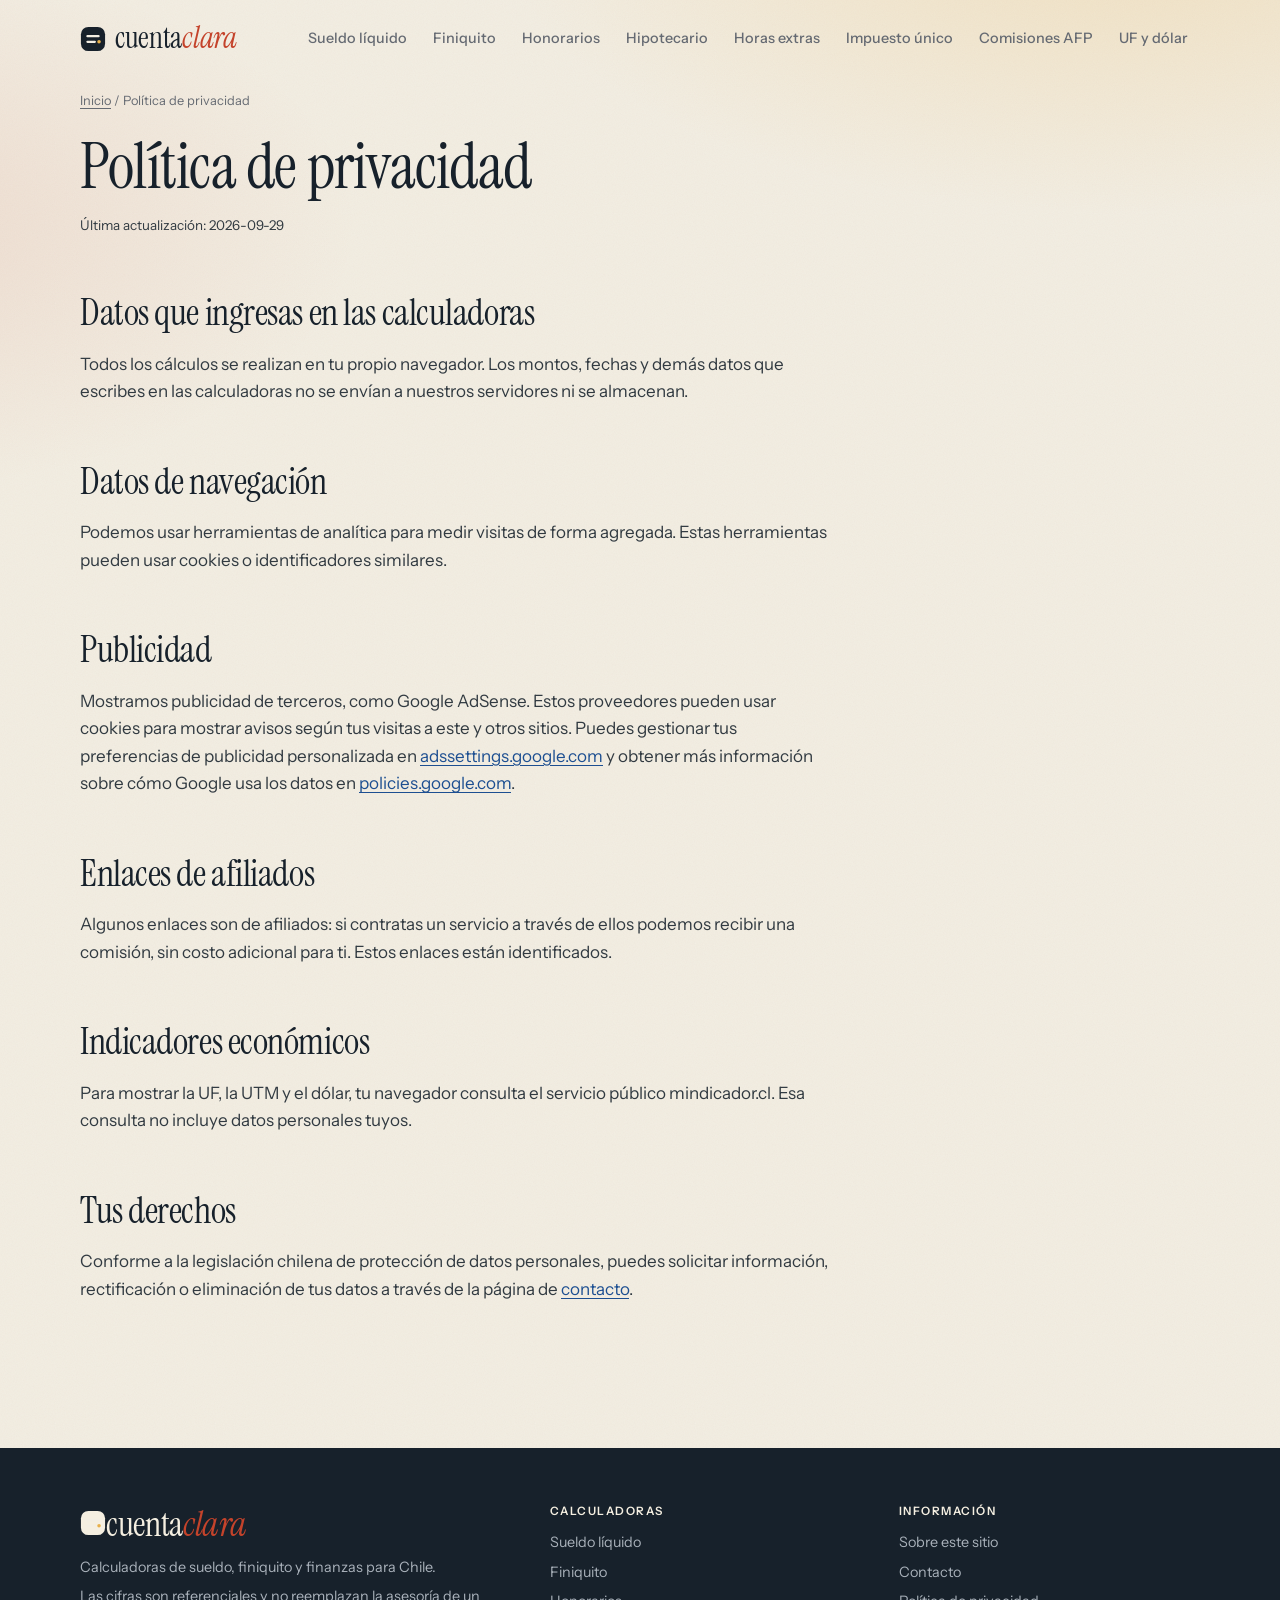
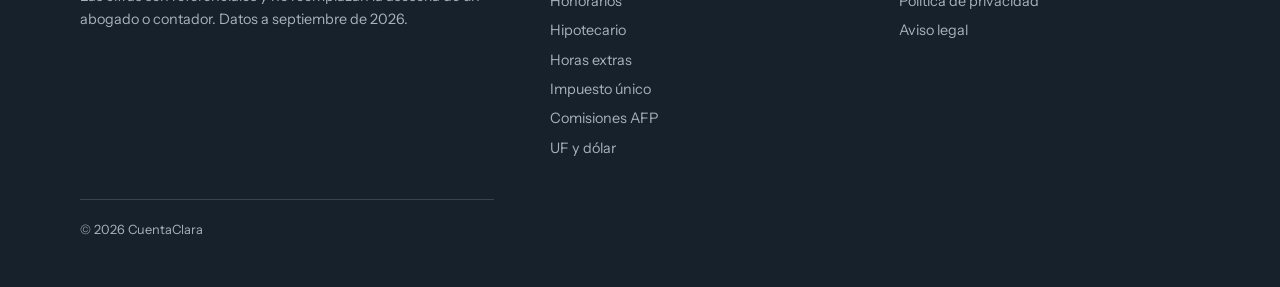
<file: docs/privacidad.html>
<!doctype html>
<html lang="es-CL">
<head>
<meta charset="utf-8">
<meta name="viewport" content="width=device-width, initial-scale=1">
<title>Política de privacidad | CuentaClara</title>
<meta name="description" content="Cómo CuentaClara trata tus datos, cookies y publicidad.">
<link rel="canonical" href="https://jagoycooleaprado.github.io/cuentaclara/privacidad.html">
<link rel="icon" href="data:image/svg+xml,%3Csvg xmlns='http://www.w3.org/2000/svg' viewBox='0 0 28 28'%3E%3Crect x='1' y='1' width='26' height='26' rx='8' fill='%2317212b'/%3E%3Cpath d='M8 11h12M8 17h8' stroke='%23f3eee3' stroke-width='2.4' stroke-linecap='round'/%3E%3Ccircle cx='20.5' cy='17' r='1.9' fill='%23e8b04a'/%3E%3C/svg%3E">
<meta name="theme-color" content="#f3eee3">
<link rel="preload" href="assets/fonts/serif.woff2" as="font" type="font/woff2" crossorigin>
<link rel="preload" href="assets/fonts/sans.woff2" as="font" type="font/woff2" crossorigin>
<meta property="og:type" content="website"><meta property="og:locale" content="es_CL">
<meta property="og:title" content="Política de privacidad | CuentaClara"><meta property="og:description" content="Cómo CuentaClara trata tus datos, cookies y publicidad.">
<meta property="og:url" content="https://jagoycooleaprado.github.io/cuentaclara/privacidad.html"><meta property="og:site_name" content="CuentaClara">
<meta name="twitter:card" content="summary">
<link rel="stylesheet" href="assets/style.css">



</head>
<body>
<header class="site-head"><div class="wrap">
  <a class="logo" href="index.html"><svg viewBox="0 0 28 28" aria-hidden="true"><rect x="1" y="1" width="26" height="26" rx="8" fill="currentColor"/><path d="M8 11h12M8 17h8" stroke="var(--paper)" stroke-width="2.4" stroke-linecap="round"/><circle cx="20.5" cy="17" r="1.9" fill="var(--gold)"/></svg><span>cuenta<em>clara</em></span></a>
  <button id="menu-btn" aria-expanded="false" aria-controls="menu">Menú</button>
  <nav id="menu" class="nav" aria-label="Principal"><a href="sueldo-liquido.html">Sueldo líquido</a><a href="finiquito.html">Finiquito</a><a href="boleta-de-honorarios.html">Honorarios</a><a href="dividendo-hipotecario.html">Hipotecario</a><a href="horas-extras.html">Horas extras</a><a href="impuesto-unico-segunda-categoria.html">Impuesto único</a><a href="comisiones-afp.html">Comisiones AFP</a><a href="uf-a-pesos.html">UF y dólar</a></nav>
</div></header>
<main><div class="wrap"><div class="crumbs"><a href="index.html">Inicio</a> / Política de privacidad</div><h1>Política de privacidad</h1><div class="prose">
  <p class="updated">Última actualización: 2026-09-29</p>
  <h2>Datos que ingresas en las calculadoras</h2>
  <p>Todos los cálculos se realizan en tu propio navegador. Los montos, fechas y demás datos que escribes en las calculadoras no se envían a nuestros servidores ni se almacenan.</p>
  <h2>Datos de navegación</h2>
  <p>Podemos usar herramientas de analítica para medir visitas de forma agregada. Estas herramientas pueden usar cookies o identificadores similares.</p>
  <h2>Publicidad</h2>
  <p>Mostramos publicidad de terceros, como Google AdSense. Estos proveedores pueden usar cookies para mostrar avisos según tus visitas a este y otros sitios. Puedes gestionar tus preferencias de publicidad personalizada en <a href="https://adssettings.google.com" rel="noopener">adssettings.google.com</a> y obtener más información sobre cómo Google usa los datos en <a href="https://policies.google.com/technologies/partner-sites" rel="noopener">policies.google.com</a>.</p>
  <h2>Enlaces de afiliados</h2>
  <p>Algunos enlaces son de afiliados: si contratas un servicio a través de ellos podemos recibir una comisión, sin costo adicional para ti. Estos enlaces están identificados.</p>
  <h2>Indicadores económicos</h2>
  <p>Para mostrar la UF, la UTM y el dólar, tu navegador consulta el servicio público mindicador.cl. Esa consulta no incluye datos personales tuyos.</p>
  <h2>Tus derechos</h2>
  <p>Conforme a la legislación chilena de protección de datos personales, puedes solicitar información, rectificación o eliminación de tus datos a través de la página de <a href="contacto.html">contacto</a>.</p></div></div></main>
<footer class="site-foot"><div class="wrap">
  <div class="cols">
    <div><a class="logo" href="index.html"><svg viewBox="0 0 28 28" aria-hidden="true"><rect x="1" y="1" width="26" height="26" rx="8" fill="currentColor"/><path d="M8 11h12M8 17h8" stroke="var(--paper)" stroke-width="2.4" stroke-linecap="round"/><circle cx="20.5" cy="17" r="1.9" fill="var(--gold)"/></svg><span>cuenta<em>clara</em></span></a><p>Calculadoras de sueldo, finiquito y finanzas para Chile.</p>
    <p>Las cifras son referenciales y no reemplazan la asesoría de un abogado o contador. Datos a septiembre de 2026.</p></div>
    <div><strong>Calculadoras</strong><a href="sueldo-liquido.html">Sueldo líquido</a><a href="finiquito.html">Finiquito</a><a href="boleta-de-honorarios.html">Honorarios</a><a href="dividendo-hipotecario.html">Hipotecario</a><a href="horas-extras.html">Horas extras</a><a href="impuesto-unico-segunda-categoria.html">Impuesto único</a><a href="comisiones-afp.html">Comisiones AFP</a><a href="uf-a-pesos.html">UF y dólar</a></div>
    <div><strong>Información</strong><a href="sobre-nosotros.html">Sobre este sitio</a><a href="contacto.html">Contacto</a><a href="privacidad.html">Política de privacidad</a><a href="aviso-legal.html">Aviso legal</a></div>
  </div>
  <p class="copy">© 2026 CuentaClara</p>
</div></footer>
<script src="assets/calc-core.js"></script>
<script src="assets/app.js"></script>
</body>
</html>
</file>
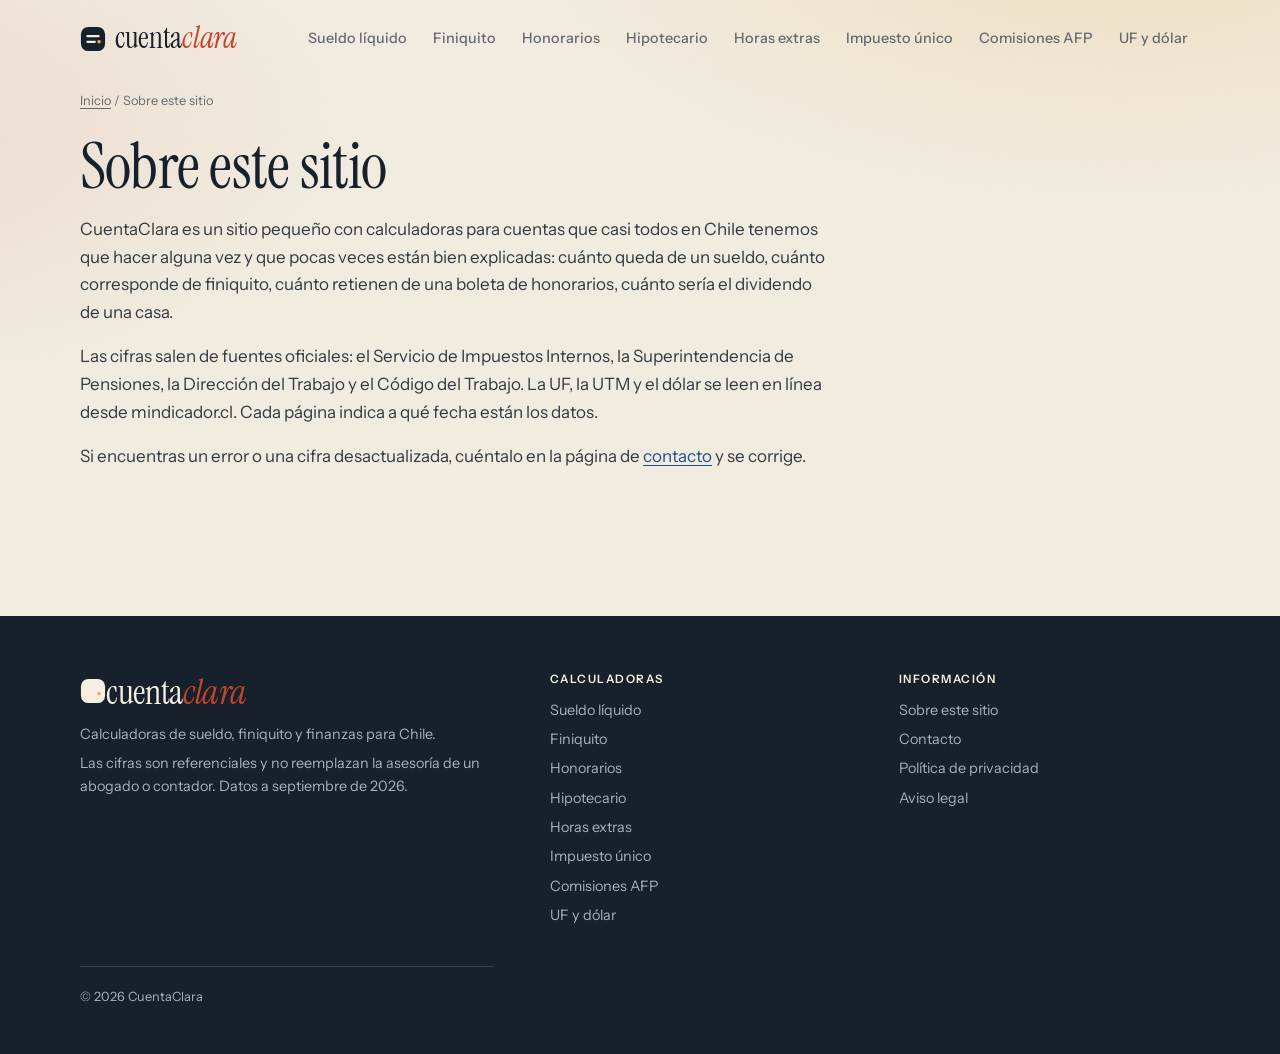
<file: docs/sobre-nosotros.html>
<!doctype html>
<html lang="es-CL">
<head>
<meta charset="utf-8">
<meta name="viewport" content="width=device-width, initial-scale=1">
<title>Sobre este sitio | CuentaClara</title>
<meta name="description" content="Qué es CuentaClara, de dónde salen las cifras y cómo avisar de un error.">
<link rel="canonical" href="https://jagoycooleaprado.github.io/cuentaclara/sobre-nosotros.html">
<link rel="icon" href="data:image/svg+xml,%3Csvg xmlns='http://www.w3.org/2000/svg' viewBox='0 0 28 28'%3E%3Crect x='1' y='1' width='26' height='26' rx='8' fill='%2317212b'/%3E%3Cpath d='M8 11h12M8 17h8' stroke='%23f3eee3' stroke-width='2.4' stroke-linecap='round'/%3E%3Ccircle cx='20.5' cy='17' r='1.9' fill='%23e8b04a'/%3E%3C/svg%3E">
<meta name="theme-color" content="#f3eee3">
<link rel="preload" href="assets/fonts/serif.woff2" as="font" type="font/woff2" crossorigin>
<link rel="preload" href="assets/fonts/sans.woff2" as="font" type="font/woff2" crossorigin>
<meta property="og:type" content="website"><meta property="og:locale" content="es_CL">
<meta property="og:title" content="Sobre este sitio | CuentaClara"><meta property="og:description" content="Qué es CuentaClara, de dónde salen las cifras y cómo avisar de un error.">
<meta property="og:url" content="https://jagoycooleaprado.github.io/cuentaclara/sobre-nosotros.html"><meta property="og:site_name" content="CuentaClara">
<meta name="twitter:card" content="summary">
<link rel="stylesheet" href="assets/style.css">



</head>
<body>
<header class="site-head"><div class="wrap">
  <a class="logo" href="index.html"><svg viewBox="0 0 28 28" aria-hidden="true"><rect x="1" y="1" width="26" height="26" rx="8" fill="currentColor"/><path d="M8 11h12M8 17h8" stroke="var(--paper)" stroke-width="2.4" stroke-linecap="round"/><circle cx="20.5" cy="17" r="1.9" fill="var(--gold)"/></svg><span>cuenta<em>clara</em></span></a>
  <button id="menu-btn" aria-expanded="false" aria-controls="menu">Menú</button>
  <nav id="menu" class="nav" aria-label="Principal"><a href="sueldo-liquido.html">Sueldo líquido</a><a href="finiquito.html">Finiquito</a><a href="boleta-de-honorarios.html">Honorarios</a><a href="dividendo-hipotecario.html">Hipotecario</a><a href="horas-extras.html">Horas extras</a><a href="impuesto-unico-segunda-categoria.html">Impuesto único</a><a href="comisiones-afp.html">Comisiones AFP</a><a href="uf-a-pesos.html">UF y dólar</a></nav>
</div></header>
<main><div class="wrap"><div class="crumbs"><a href="index.html">Inicio</a> / Sobre este sitio</div><h1>Sobre este sitio</h1><div class="prose">
  <p>CuentaClara es un sitio pequeño con calculadoras para cuentas que casi todos en Chile tenemos que hacer alguna vez y que pocas veces están bien explicadas: cuánto queda de un sueldo, cuánto corresponde de finiquito, cuánto retienen de una boleta de honorarios, cuánto sería el dividendo de una casa.</p>
  <p>Las cifras salen de fuentes oficiales: el Servicio de Impuestos Internos, la Superintendencia de Pensiones, la Dirección del Trabajo y el Código del Trabajo. La UF, la UTM y el dólar se leen en línea desde mindicador.cl. Cada página indica a qué fecha están los datos.</p>
  <p>Si encuentras un error o una cifra desactualizada, cuéntalo en la página de <a href="contacto.html">contacto</a> y se corrige.</p></div></div></main>
<footer class="site-foot"><div class="wrap">
  <div class="cols">
    <div><a class="logo" href="index.html"><svg viewBox="0 0 28 28" aria-hidden="true"><rect x="1" y="1" width="26" height="26" rx="8" fill="currentColor"/><path d="M8 11h12M8 17h8" stroke="var(--paper)" stroke-width="2.4" stroke-linecap="round"/><circle cx="20.5" cy="17" r="1.9" fill="var(--gold)"/></svg><span>cuenta<em>clara</em></span></a><p>Calculadoras de sueldo, finiquito y finanzas para Chile.</p>
    <p>Las cifras son referenciales y no reemplazan la asesoría de un abogado o contador. Datos a septiembre de 2026.</p></div>
    <div><strong>Calculadoras</strong><a href="sueldo-liquido.html">Sueldo líquido</a><a href="finiquito.html">Finiquito</a><a href="boleta-de-honorarios.html">Honorarios</a><a href="dividendo-hipotecario.html">Hipotecario</a><a href="horas-extras.html">Horas extras</a><a href="impuesto-unico-segunda-categoria.html">Impuesto único</a><a href="comisiones-afp.html">Comisiones AFP</a><a href="uf-a-pesos.html">UF y dólar</a></div>
    <div><strong>Información</strong><a href="sobre-nosotros.html">Sobre este sitio</a><a href="contacto.html">Contacto</a><a href="privacidad.html">Política de privacidad</a><a href="aviso-legal.html">Aviso legal</a></div>
  </div>
  <p class="copy">© 2026 CuentaClara</p>
</div></footer>
<script src="assets/calc-core.js"></script>
<script src="assets/app.js"></script>
</body>
</html>
</file>
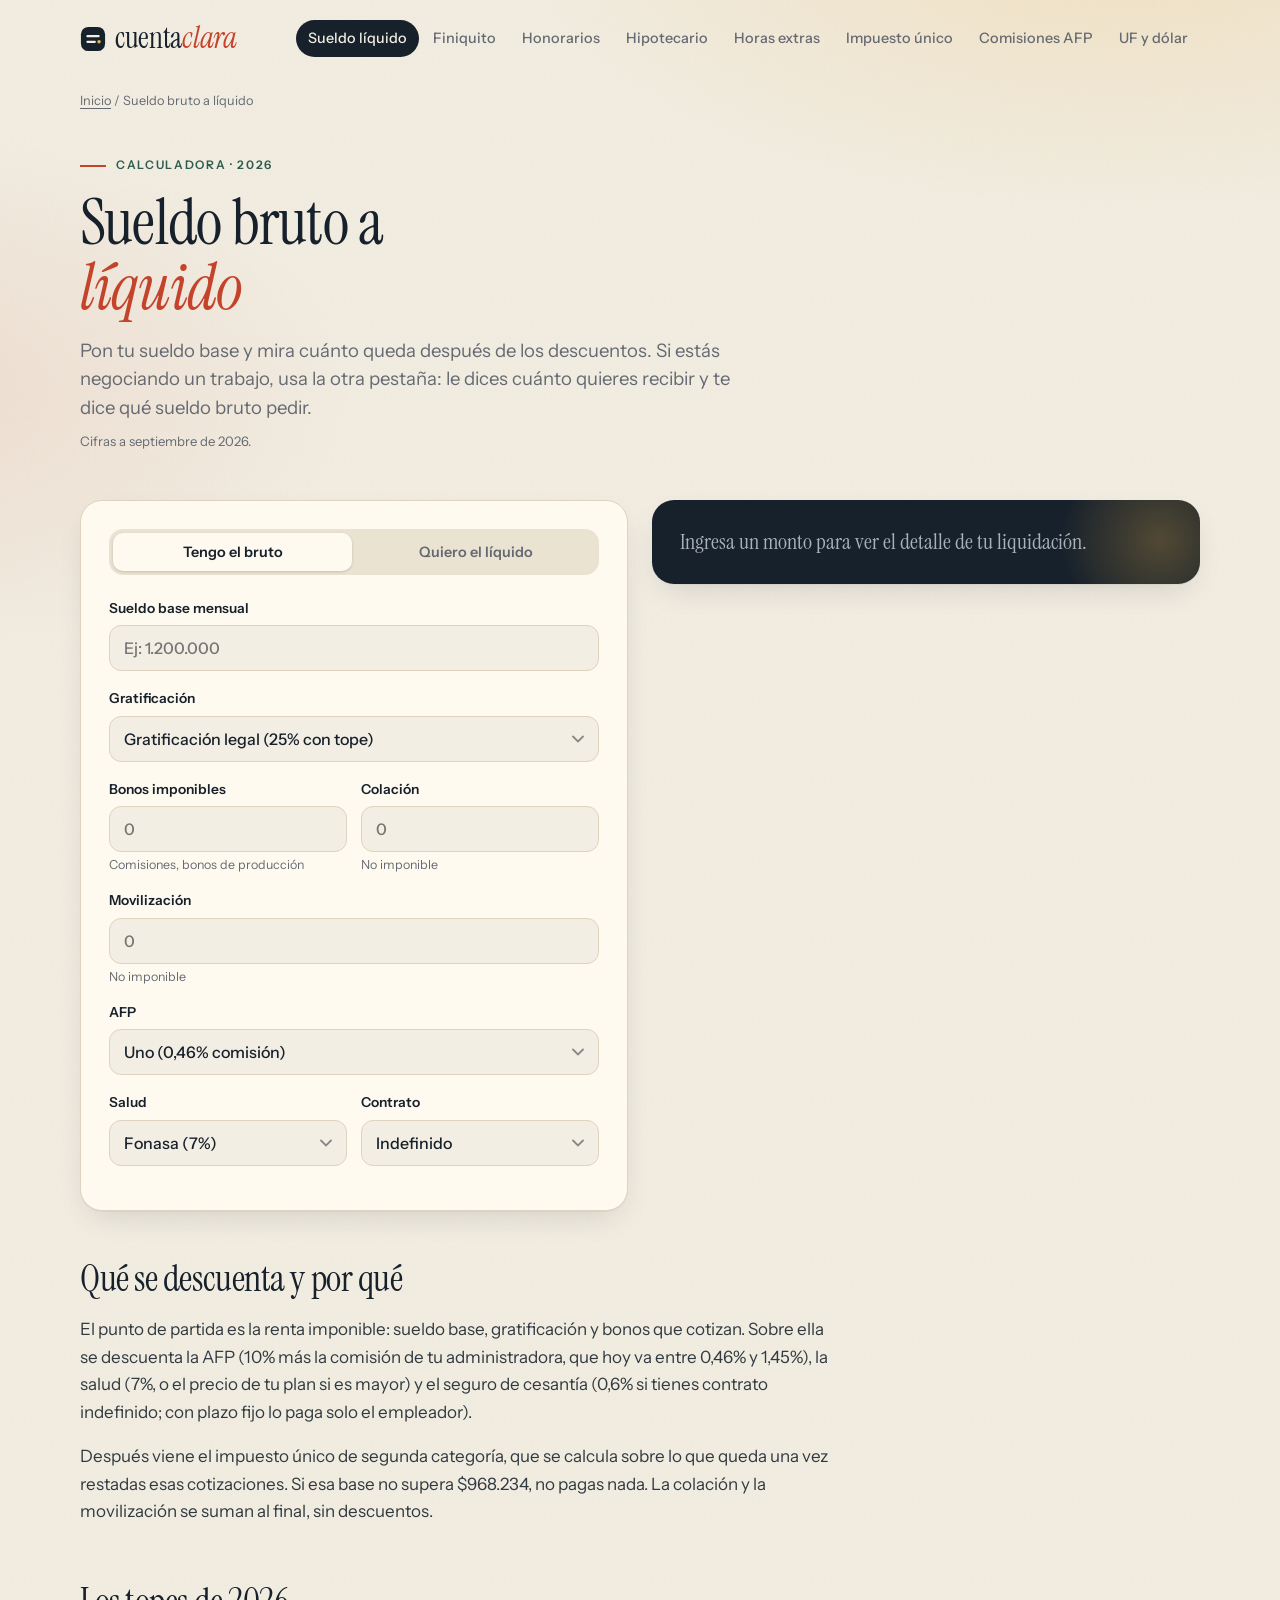
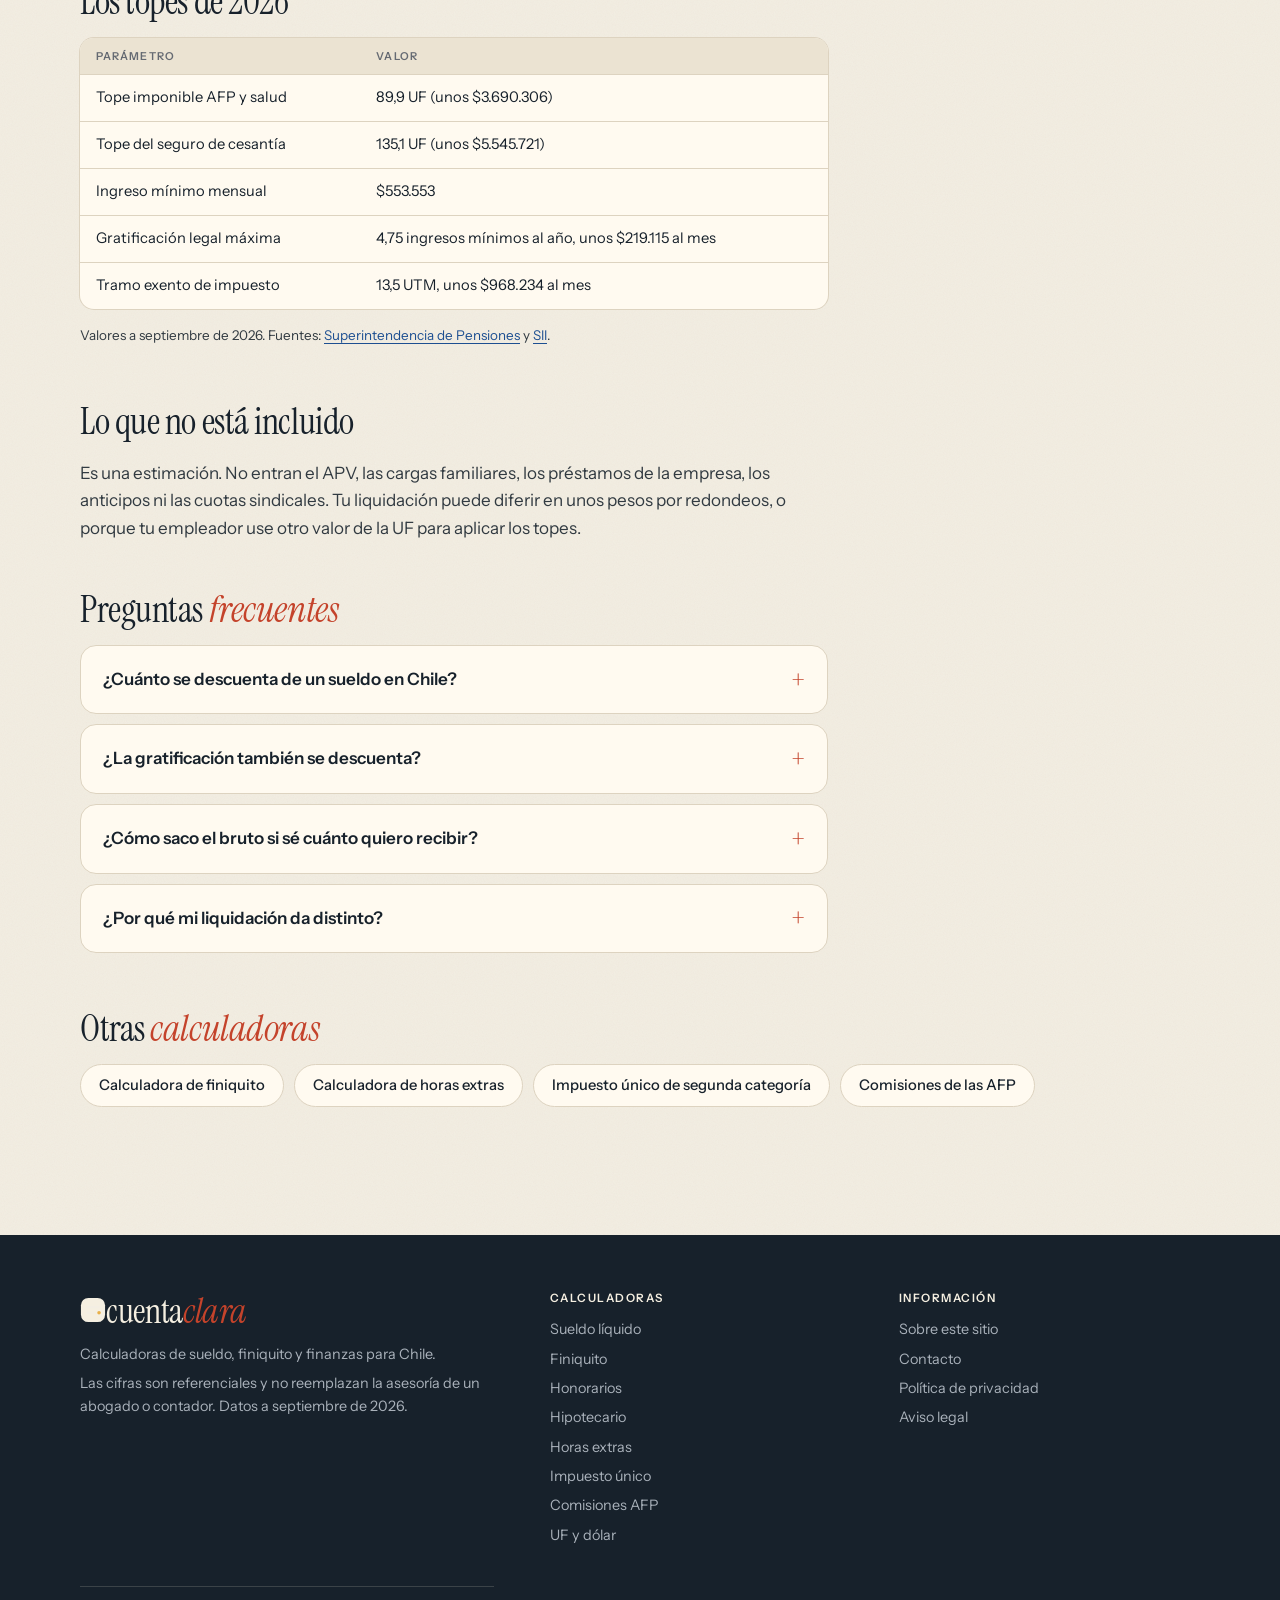
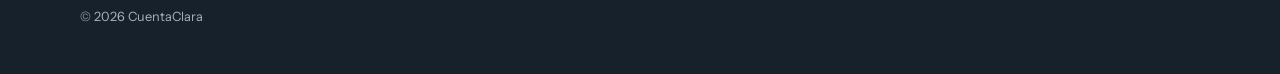
<file: docs/sueldo-liquido.html>
<!doctype html>
<html lang="es-CL">
<head>
<meta charset="utf-8">
<meta name="viewport" content="width=device-width, initial-scale=1">
<title>Calculadora de sueldo líquido Chile 2026: de bruto a líquido y viceversa | CuentaClara</title>
<meta name="description" content="Calcula tu sueldo líquido en Chile con los descuentos 2026: AFP, salud, seguro de cesantía e impuesto único. También de líquido a bruto. Gratis y sin registro.">
<link rel="canonical" href="https://jagoycooleaprado.github.io/cuentaclara/sueldo-liquido.html">
<link rel="icon" href="data:image/svg+xml,%3Csvg xmlns='http://www.w3.org/2000/svg' viewBox='0 0 28 28'%3E%3Crect x='1' y='1' width='26' height='26' rx='8' fill='%2317212b'/%3E%3Cpath d='M8 11h12M8 17h8' stroke='%23f3eee3' stroke-width='2.4' stroke-linecap='round'/%3E%3Ccircle cx='20.5' cy='17' r='1.9' fill='%23e8b04a'/%3E%3C/svg%3E">
<meta name="theme-color" content="#f3eee3">
<link rel="preload" href="assets/fonts/serif.woff2" as="font" type="font/woff2" crossorigin>
<link rel="preload" href="assets/fonts/sans.woff2" as="font" type="font/woff2" crossorigin>
<meta property="og:type" content="website"><meta property="og:locale" content="es_CL">
<meta property="og:title" content="Calculadora de sueldo líquido Chile 2026: de bruto a líquido y viceversa | CuentaClara"><meta property="og:description" content="Calcula tu sueldo líquido en Chile con los descuentos 2026: AFP, salud, seguro de cesantía e impuesto único. También de líquido a bruto. Gratis y sin registro.">
<meta property="og:url" content="https://jagoycooleaprado.github.io/cuentaclara/sueldo-liquido.html"><meta property="og:site_name" content="CuentaClara">
<meta name="twitter:card" content="summary">
<link rel="stylesheet" href="assets/style.css">


<script type="application/ld+json">{"@context":"https://schema.org","@type":"FAQPage","mainEntity":[{"@type":"Question","name":"¿Cuánto se descuenta de un sueldo en Chile?","acceptedAnswer":{"@type":"Answer","text":"Entre AFP, salud y seguro de cesantía se va cerca del 18% de la renta imponible. Si además tu base tributable pasa de $968.234, se suma el impuesto único."}},{"@type":"Question","name":"¿La gratificación también se descuenta?","acceptedAnswer":{"@type":"Answer","text":"Sí. La gratificación legal es imponible y tributable, así que sube tu renta imponible y también tus descuentos."}},{"@type":"Question","name":"¿Cómo saco el bruto si sé cuánto quiero recibir?","acceptedAnswer":{"@type":"Answer","text":"En la pestaña “Quiero el líquido”. La calculadora busca el sueldo base que, después de los descuentos, deja justo el monto que escribiste."}},{"@type":"Question","name":"¿Por qué mi liquidación da distinto?","acceptedAnswer":{"@type":"Answer","text":"Casi siempre por redondeos, por el valor de la UF que se usó para los topes o por descuentos voluntarios que aquí no están (APV, convenios, cuotas sindicales). Compara con tu liquidación y revisa la diferencia línea por línea."}}]}</script>
<script type="application/ld+json">{"@context":"https://schema.org","@type":"BreadcrumbList","itemListElement":[{"@type":"ListItem","position":1,"name":"Inicio","item":"https://jagoycooleaprado.github.io/cuentaclara/"},{"@type":"ListItem","position":2,"name":"Sueldo bruto a líquido","item":"https://jagoycooleaprado.github.io/cuentaclara/sueldo-liquido.html"}]}</script>
</head>
<body data-tool="sueldo">
<header class="site-head"><div class="wrap">
  <a class="logo" href="index.html"><svg viewBox="0 0 28 28" aria-hidden="true"><rect x="1" y="1" width="26" height="26" rx="8" fill="currentColor"/><path d="M8 11h12M8 17h8" stroke="var(--paper)" stroke-width="2.4" stroke-linecap="round"/><circle cx="20.5" cy="17" r="1.9" fill="var(--gold)"/></svg><span>cuenta<em>clara</em></span></a>
  <button id="menu-btn" aria-expanded="false" aria-controls="menu">Menú</button>
  <nav id="menu" class="nav" aria-label="Principal"><a href="sueldo-liquido.html" aria-current="page">Sueldo líquido</a><a href="finiquito.html">Finiquito</a><a href="boleta-de-honorarios.html">Honorarios</a><a href="dividendo-hipotecario.html">Hipotecario</a><a href="horas-extras.html">Horas extras</a><a href="impuesto-unico-segunda-categoria.html">Impuesto único</a><a href="comisiones-afp.html">Comisiones AFP</a><a href="uf-a-pesos.html">UF y dólar</a></nav>
</div></header>
<main><div class="wrap">
  <div class="crumbs"><a href="index.html">Inicio</a> / Sueldo bruto a líquido</div>
  <header class="page-head"><span class="kicker">Calculadora · 2026</span>
  <h1>Sueldo bruto a <em>líquido</em></h1>
  <p class="lead">Pon tu sueldo base y mira cuánto queda después de los descuentos. Si estás negociando un trabajo, usa la otra pestaña: le dices cuánto quieres recibir y te dice qué sueldo bruto pedir.</p>
  <p class="meta">Cifras a septiembre de 2026.</p></header>
  <div class="grid-2">
    <form class="card" id="calc" autocomplete="off" novalidate>
      <div class="tabs" role="tablist"><button type="button" data-modo="bruto" aria-selected="true">Tengo el bruto</button><button type="button" data-modo="liquido" aria-selected="false">Quiero el líquido</button></div>
      <div class="field"><label for="s-base" id="s-base-label">Sueldo base mensual</label><input id="s-base" data-money inputmode="numeric" autocomplete="off" placeholder="Ej: 1.200.000"></div>
      <div class="field"><label for="s-grat">Gratificación</label><select id="s-grat"><option value="legal">Gratificación legal (25% con tope)</option><option value="no">Sin gratificación</option></select></div>
      <div class="two"><div class="field"><label for="s-bonos" id="s-bonos-label">Bonos imponibles</label><input id="s-bonos" data-money inputmode="numeric" autocomplete="off" placeholder="0"><small>Comisiones, bonos de producción</small></div><div class="field"><label for="s-col" id="s-col-label">Colación</label><input id="s-col" data-money inputmode="numeric" autocomplete="off" placeholder="0"><small>No imponible</small></div></div>
      <div class="field"><label for="s-mov" id="s-mov-label">Movilización</label><input id="s-mov" data-money inputmode="numeric" autocomplete="off" placeholder="0"><small>No imponible</small></div>
      <div class="field"><label for="s-afp">AFP</label><select id="s-afp"></select></div>
      <div class="two">
        <div class="field"><label for="s-salud">Salud</label><select id="s-salud"><option value="fonasa">Fonasa (7%)</option><option value="isapre">Isapre</option></select></div>
        <div class="field"><label for="s-contrato">Contrato</label><select id="s-contrato"><option value="indefinido">Indefinido</option><option value="plazo">Plazo fijo o por obra</option></select></div>
      </div>
      <div id="s-plan-row" hidden><div class="field"><label for="s-plan">Valor de tu plan de Isapre (UF)</label><input id="s-plan" type="number" inputmode="decimal" step="0.01" value="2.5" min="0"><small>Está en tu contrato. Si el plan cuesta menos que el 7%, se descuenta igual el 7%.</small></div></div></form>
    <div class="card" id="resultado" aria-live="polite"><p class="vacio">Completa los datos para ver el resultado.</p></div>
  </div>
  
  
  <article class="prose">
      <h2>Qué se descuenta y por qué</h2>
      <p>El punto de partida es la renta imponible: sueldo base, gratificación y bonos que cotizan. Sobre ella se descuenta la AFP (10% más la comisión de tu administradora, que hoy va entre 0,46% y 1,45%), la salud (7%, o el precio de tu plan si es mayor) y el seguro de cesantía (0,6% si tienes contrato indefinido; con plazo fijo lo paga solo el empleador).</p>
      <p>Después viene el impuesto único de segunda categoría, que se calcula sobre lo que queda una vez restadas esas cotizaciones. Si esa base no supera $968.234, no pagas nada. La colación y la movilización se suman al final, sin descuentos.</p>
      <h2>Los topes de 2026</h2>
      <table>
        <tr><th>Parámetro</th><th>Valor</th></tr>
        <tr><td>Tope imponible AFP y salud</td><td>89,9 UF (unos $3.690.306)</td></tr>
        <tr><td>Tope del seguro de cesantía</td><td>135,1 UF (unos $5.545.721)</td></tr>
        <tr><td>Ingreso mínimo mensual</td><td>$553.553</td></tr>
        <tr><td>Gratificación legal máxima</td><td>4,75 ingresos mínimos al año, unos $219.115 al mes</td></tr>
        <tr><td>Tramo exento de impuesto</td><td>13,5 UTM, unos $968.234 al mes</td></tr>
      </table>
      <p class="updated">Valores a septiembre de 2026. Fuentes: <a href="https://www.spensiones.cl" rel="noopener">Superintendencia de Pensiones</a> y <a href="https://www.sii.cl" rel="noopener">SII</a>.</p>
      <h2>Lo que no está incluido</h2>
      <p>Es una estimación. No entran el APV, las cargas familiares, los préstamos de la empresa, los anticipos ni las cuotas sindicales. Tu liquidación puede diferir en unos pesos por redondeos, o porque tu empleador use otro valor de la UF para aplicar los topes.</p></article>
  
  <section class="faq prose" aria-labelledby="faq-h"><h2 id="faq-h">Preguntas <em>frecuentes</em></h2>
    <details><summary>¿Cuánto se descuenta de un sueldo en Chile?</summary><p>Entre AFP, salud y seguro de cesantía se va cerca del 18% de la renta imponible. Si además tu base tributable pasa de $968.234, se suma el impuesto único.</p></details><details><summary>¿La gratificación también se descuenta?</summary><p>Sí. La gratificación legal es imponible y tributable, así que sube tu renta imponible y también tus descuentos.</p></details><details><summary>¿Cómo saco el bruto si sé cuánto quiero recibir?</summary><p>En la pestaña “Quiero el líquido”. La calculadora busca el sueldo base que, después de los descuentos, deja justo el monto que escribiste.</p></details><details><summary>¿Por qué mi liquidación da distinto?</summary><p>Casi siempre por redondeos, por el valor de la UF que se usó para los topes o por descuentos voluntarios que aquí no están (APV, convenios, cuotas sindicales). Compara con tu liquidación y revisa la diferencia línea por línea.</p></details>
  </section>
  
  <h2>Otras <em>calculadoras</em></h2>
  <ul class="related"><li><a href="finiquito.html">Calculadora de finiquito</a></li><li><a href="horas-extras.html">Calculadora de horas extras</a></li><li><a href="impuesto-unico-segunda-categoria.html">Impuesto único de segunda categoría</a></li><li><a href="comisiones-afp.html">Comisiones de las AFP</a></li></ul>
</div></main>
<footer class="site-foot"><div class="wrap">
  <div class="cols">
    <div><a class="logo" href="index.html"><svg viewBox="0 0 28 28" aria-hidden="true"><rect x="1" y="1" width="26" height="26" rx="8" fill="currentColor"/><path d="M8 11h12M8 17h8" stroke="var(--paper)" stroke-width="2.4" stroke-linecap="round"/><circle cx="20.5" cy="17" r="1.9" fill="var(--gold)"/></svg><span>cuenta<em>clara</em></span></a><p>Calculadoras de sueldo, finiquito y finanzas para Chile.</p>
    <p>Las cifras son referenciales y no reemplazan la asesoría de un abogado o contador. Datos a septiembre de 2026.</p></div>
    <div><strong>Calculadoras</strong><a href="sueldo-liquido.html">Sueldo líquido</a><a href="finiquito.html">Finiquito</a><a href="boleta-de-honorarios.html">Honorarios</a><a href="dividendo-hipotecario.html">Hipotecario</a><a href="horas-extras.html">Horas extras</a><a href="impuesto-unico-segunda-categoria.html">Impuesto único</a><a href="comisiones-afp.html">Comisiones AFP</a><a href="uf-a-pesos.html">UF y dólar</a></div>
    <div><strong>Información</strong><a href="sobre-nosotros.html">Sobre este sitio</a><a href="contacto.html">Contacto</a><a href="privacidad.html">Política de privacidad</a><a href="aviso-legal.html">Aviso legal</a></div>
  </div>
  <p class="copy">© 2026 CuentaClara</p>
</div></footer>
<script src="assets/calc-core.js"></script>
<script src="assets/app.js"></script>
</body>
</html>
</file>
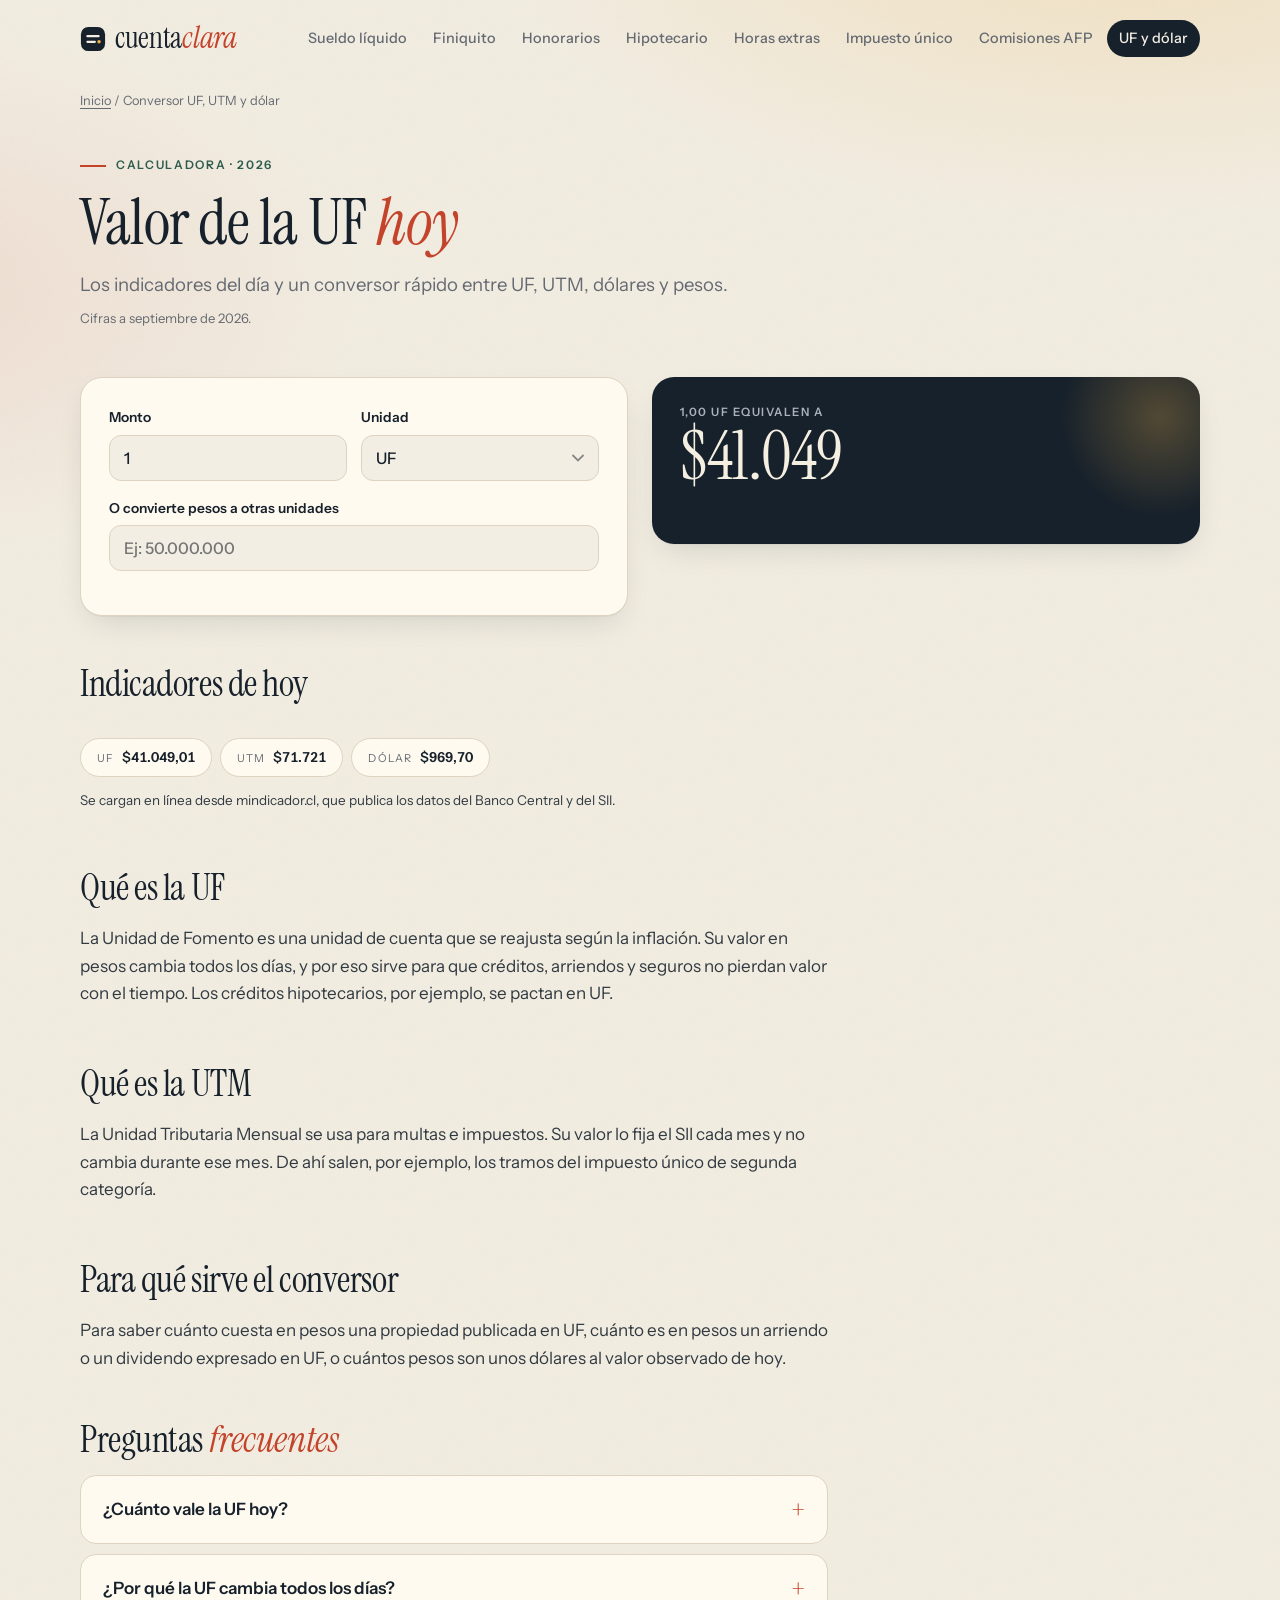
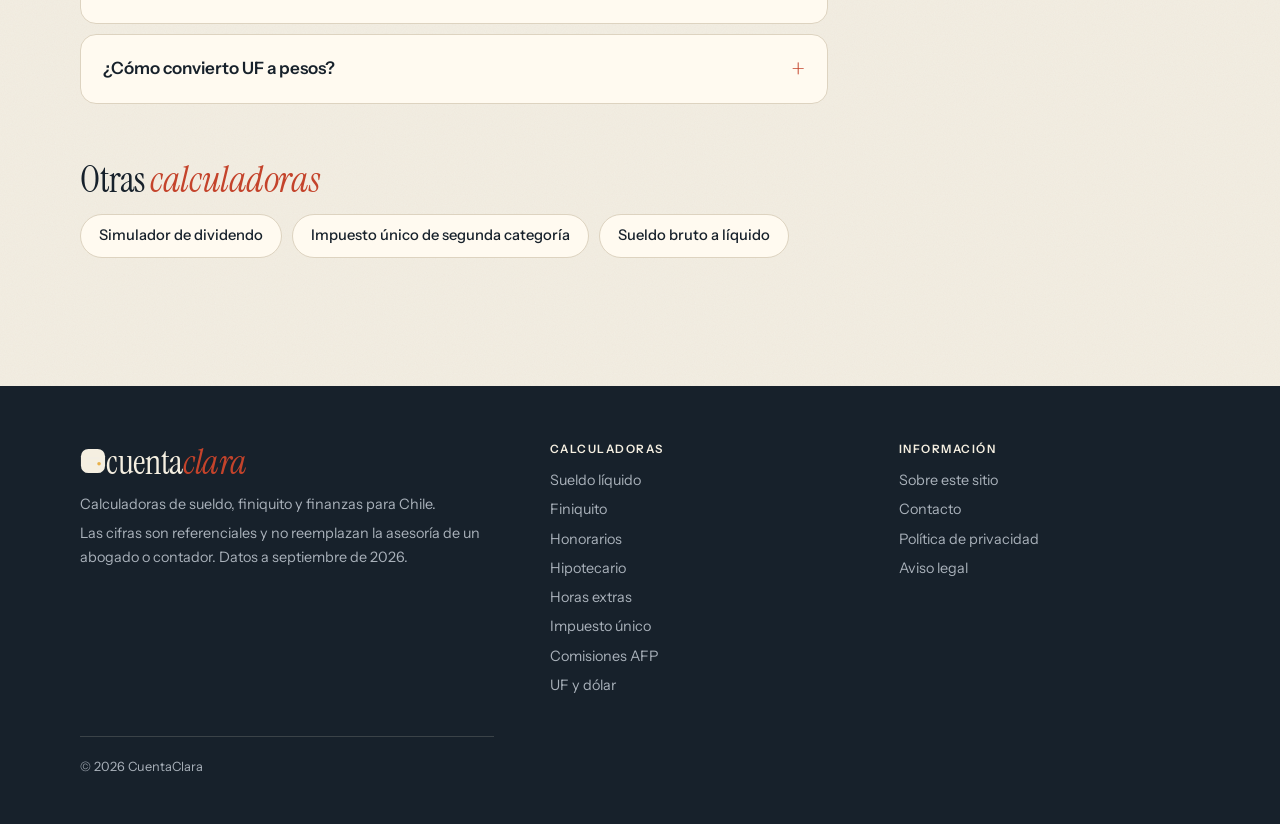
<file: docs/uf-a-pesos.html>
<!doctype html>
<html lang="es-CL">
<head>
<meta charset="utf-8">
<meta name="viewport" content="width=device-width, initial-scale=1">
<title>Valor UF hoy y conversor de UF a pesos chilenos | CuentaClara</title>
<meta name="description" content="Valor de la UF, la UTM y el dólar hoy en Chile. Convierte UF a pesos, UTM a pesos y dólares a pesos chilenos al instante.">
<link rel="canonical" href="https://jagoycooleaprado.github.io/cuentaclara/uf-a-pesos.html">
<link rel="icon" href="data:image/svg+xml,%3Csvg xmlns='http://www.w3.org/2000/svg' viewBox='0 0 28 28'%3E%3Crect x='1' y='1' width='26' height='26' rx='8' fill='%2317212b'/%3E%3Cpath d='M8 11h12M8 17h8' stroke='%23f3eee3' stroke-width='2.4' stroke-linecap='round'/%3E%3Ccircle cx='20.5' cy='17' r='1.9' fill='%23e8b04a'/%3E%3C/svg%3E">
<meta name="theme-color" content="#f3eee3">
<link rel="preload" href="assets/fonts/serif.woff2" as="font" type="font/woff2" crossorigin>
<link rel="preload" href="assets/fonts/sans.woff2" as="font" type="font/woff2" crossorigin>
<meta property="og:type" content="website"><meta property="og:locale" content="es_CL">
<meta property="og:title" content="Valor UF hoy y conversor de UF a pesos chilenos | CuentaClara"><meta property="og:description" content="Valor de la UF, la UTM y el dólar hoy en Chile. Convierte UF a pesos, UTM a pesos y dólares a pesos chilenos al instante.">
<meta property="og:url" content="https://jagoycooleaprado.github.io/cuentaclara/uf-a-pesos.html"><meta property="og:site_name" content="CuentaClara">
<meta name="twitter:card" content="summary">
<link rel="stylesheet" href="assets/style.css">


<script type="application/ld+json">{"@context":"https://schema.org","@type":"FAQPage","mainEntity":[{"@type":"Question","name":"¿Cuánto vale la UF hoy?","acceptedAnswer":{"@type":"Answer","text":"Unos $41.049,01. En esta página el valor se actualiza solo al cargarla."}},{"@type":"Question","name":"¿Por qué la UF cambia todos los días?","acceptedAnswer":{"@type":"Answer","text":"Se reajusta a diario según el IPC del mes anterior, repartido entre el día 10 de un mes y el día 9 del siguiente."}},{"@type":"Question","name":"¿Cómo convierto UF a pesos?","acceptedAnswer":{"@type":"Answer","text":"Multiplicas las UF por el valor de la UF del día. Una propiedad de 3.000 UF, por ejemplo, son 3.000 por el valor de hoy."}}]}</script>
<script type="application/ld+json">{"@context":"https://schema.org","@type":"BreadcrumbList","itemListElement":[{"@type":"ListItem","position":1,"name":"Inicio","item":"https://jagoycooleaprado.github.io/cuentaclara/"},{"@type":"ListItem","position":2,"name":"Conversor UF, UTM y dólar","item":"https://jagoycooleaprado.github.io/cuentaclara/uf-a-pesos.html"}]}</script>
</head>
<body data-tool="uf">
<header class="site-head"><div class="wrap">
  <a class="logo" href="index.html"><svg viewBox="0 0 28 28" aria-hidden="true"><rect x="1" y="1" width="26" height="26" rx="8" fill="currentColor"/><path d="M8 11h12M8 17h8" stroke="var(--paper)" stroke-width="2.4" stroke-linecap="round"/><circle cx="20.5" cy="17" r="1.9" fill="var(--gold)"/></svg><span>cuenta<em>clara</em></span></a>
  <button id="menu-btn" aria-expanded="false" aria-controls="menu">Menú</button>
  <nav id="menu" class="nav" aria-label="Principal"><a href="sueldo-liquido.html">Sueldo líquido</a><a href="finiquito.html">Finiquito</a><a href="boleta-de-honorarios.html">Honorarios</a><a href="dividendo-hipotecario.html">Hipotecario</a><a href="horas-extras.html">Horas extras</a><a href="impuesto-unico-segunda-categoria.html">Impuesto único</a><a href="comisiones-afp.html">Comisiones AFP</a><a href="uf-a-pesos.html" aria-current="page">UF y dólar</a></nav>
</div></header>
<main><div class="wrap">
  <div class="crumbs"><a href="index.html">Inicio</a> / Conversor UF, UTM y dólar</div>
  <header class="page-head"><span class="kicker">Calculadora · 2026</span>
  <h1>Valor de la UF <em>hoy</em></h1>
  <p class="lead">Los indicadores del día y un conversor rápido entre UF, UTM, dólares y pesos.</p>
  <p class="meta">Cifras a septiembre de 2026.</p></header>
  <div class="grid-2">
    <form class="card" id="calc" autocomplete="off" novalidate>
      <div class="two"><div class="field"><label for="u-monto">Monto</label><input id="u-monto" type="number" inputmode="decimal" step="any" value="1" min="0"></div>
      <div class="field"><label for="u-unidad">Unidad</label><select id="u-unidad"><option value="uf">UF</option><option value="utm">UTM</option><option value="usd">Dólares (USD)</option></select></div></div>
      <div class="field"><label for="u-pesos" id="u-pesos-label">O convierte pesos a otras unidades</label><input id="u-pesos" data-money inputmode="numeric" autocomplete="off" placeholder="Ej: 50.000.000"></div></form>
    <div class="card" id="resultado" aria-live="polite"><p class="vacio">Completa los datos para ver el resultado.</p></div>
  </div>
  
  
  <article class="prose">
      <h2>Indicadores de hoy</h2>
      <div class="ind"><div><small>UF</small><strong data-ind="uf">$41.049,01</strong></div><div><small>UTM</small><strong data-ind="utm">$71.721</strong></div><div><small>Dólar</small><strong data-ind="usd">$969,70</strong></div></div>
      <p class="updated">Se cargan en línea desde mindicador.cl, que publica los datos del Banco Central y del SII.</p>
      <h2>Qué es la UF</h2>
      <p>La Unidad de Fomento es una unidad de cuenta que se reajusta según la inflación. Su valor en pesos cambia todos los días, y por eso sirve para que créditos, arriendos y seguros no pierdan valor con el tiempo. Los créditos hipotecarios, por ejemplo, se pactan en UF.</p>
      <h2>Qué es la UTM</h2>
      <p>La Unidad Tributaria Mensual se usa para multas e impuestos. Su valor lo fija el SII cada mes y no cambia durante ese mes. De ahí salen, por ejemplo, los tramos del impuesto único de segunda categoría.</p>
      <h2>Para qué sirve el conversor</h2>
      <p>Para saber cuánto cuesta en pesos una propiedad publicada en UF, cuánto es en pesos un arriendo o un dividendo expresado en UF, o cuántos pesos son unos dólares al valor observado de hoy.</p></article>
  
  <section class="faq prose" aria-labelledby="faq-h"><h2 id="faq-h">Preguntas <em>frecuentes</em></h2>
    <details><summary>¿Cuánto vale la UF hoy?</summary><p>Unos $41.049,01. En esta página el valor se actualiza solo al cargarla.</p></details><details><summary>¿Por qué la UF cambia todos los días?</summary><p>Se reajusta a diario según el IPC del mes anterior, repartido entre el día 10 de un mes y el día 9 del siguiente.</p></details><details><summary>¿Cómo convierto UF a pesos?</summary><p>Multiplicas las UF por el valor de la UF del día. Una propiedad de 3.000 UF, por ejemplo, son 3.000 por el valor de hoy.</p></details>
  </section>
  
  <h2>Otras <em>calculadoras</em></h2>
  <ul class="related"><li><a href="dividendo-hipotecario.html">Simulador de dividendo</a></li><li><a href="impuesto-unico-segunda-categoria.html">Impuesto único de segunda categoría</a></li><li><a href="sueldo-liquido.html">Sueldo bruto a líquido</a></li></ul>
</div></main>
<footer class="site-foot"><div class="wrap">
  <div class="cols">
    <div><a class="logo" href="index.html"><svg viewBox="0 0 28 28" aria-hidden="true"><rect x="1" y="1" width="26" height="26" rx="8" fill="currentColor"/><path d="M8 11h12M8 17h8" stroke="var(--paper)" stroke-width="2.4" stroke-linecap="round"/><circle cx="20.5" cy="17" r="1.9" fill="var(--gold)"/></svg><span>cuenta<em>clara</em></span></a><p>Calculadoras de sueldo, finiquito y finanzas para Chile.</p>
    <p>Las cifras son referenciales y no reemplazan la asesoría de un abogado o contador. Datos a septiembre de 2026.</p></div>
    <div><strong>Calculadoras</strong><a href="sueldo-liquido.html">Sueldo líquido</a><a href="finiquito.html">Finiquito</a><a href="boleta-de-honorarios.html">Honorarios</a><a href="dividendo-hipotecario.html">Hipotecario</a><a href="horas-extras.html">Horas extras</a><a href="impuesto-unico-segunda-categoria.html">Impuesto único</a><a href="comisiones-afp.html">Comisiones AFP</a><a href="uf-a-pesos.html">UF y dólar</a></div>
    <div><strong>Información</strong><a href="sobre-nosotros.html">Sobre este sitio</a><a href="contacto.html">Contacto</a><a href="privacidad.html">Política de privacidad</a><a href="aviso-legal.html">Aviso legal</a></div>
  </div>
  <p class="copy">© 2026 CuentaClara</p>
</div></footer>
<script src="assets/calc-core.js"></script>
<script src="assets/app.js"></script>
</body>
</html>
</file>
<file: docs/assets/style.css>
@font-face { font-family: "Instrument Serif"; font-style: normal; font-weight: 400; font-display: swap; src: url(fonts/serif.woff2) format("woff2"); }
@font-face { font-family: "Instrument Serif"; font-style: italic; font-weight: 400; font-display: swap; src: url(fonts/serif-italic.woff2) format("woff2"); }
@font-face { font-family: "Instrument Sans"; font-style: normal; font-weight: 400 700; font-display: swap; src: url(fonts/sans.woff2) format("woff2"); }

:root {
  --paper: #f3eee3; --card: #fffaf0; --ink: #17212b; --muted: #656a72; --rule: #ddd3c0; --wash: #ebe3d2;
  --accent: #c4432b; --accent-ink: #ffffff; --pine: #2d5c4e; --gold: #e8b04a; --link: #1d4f91;
  --panel: #17212b; --panel-ink: #f5efe1; --panel-mute: #a9b1ba; --panel-rule: rgba(245,239,225,.16); --panel-neg: #ff9b84;
  --serif: "Instrument Serif", Charter, Georgia, serif;
  --sans: "Instrument Sans", system-ui, -apple-system, "Segoe UI", sans-serif;
  --shadow: 0 1px 0 rgba(23,33,43,.04), 0 12px 32px -12px rgba(23,33,43,.18);
}
@media (prefers-color-scheme: dark) {
  :root {
    --paper: #0f151b; --card: #17202a; --ink: #f1ebde; --muted: #9ea6b0; --rule: #2a3542; --wash: #1d2733;
    --accent: #ee7d63; --accent-ink: #1a0f0b; --pine: #7cc4ad; --gold: #f0c26a; --link: #8db4e8;
    --panel: #22303d; --panel-ink: #f5efe1; --panel-mute: #a9b6c3; --panel-rule: rgba(245,239,225,.14);
    --shadow: 0 1px 0 rgba(255,255,255,.03), 0 16px 40px -14px rgba(0,0,0,.6);
  }
}
* { box-sizing: border-box; }
[hidden] { display: none !important; }
html { -webkit-text-size-adjust: 100%; scroll-behavior: smooth; }
body {
  margin: 0; color: var(--ink); font: 17px/1.62 var(--sans); background-color: var(--paper);
  background-image:
    radial-gradient(900px 420px at 88% -80px, color-mix(in srgb, var(--gold) 22%, transparent), transparent 70%),
    radial-gradient(700px 380px at -10% 12%, color-mix(in srgb, var(--accent) 10%, transparent), transparent 70%),
    url("data:image/svg+xml,%3Csvg xmlns='http://www.w3.org/2000/svg' width='160' height='160'%3E%3Cfilter id='n'%3E%3CfeTurbulence type='fractalNoise' baseFrequency='.9' numOctaves='2' stitchTiles='stitch'/%3E%3CfeColorMatrix values='0 0 0 0 .5 0 0 0 0 .45 0 0 0 0 .35 0 0 0 .09 0'/%3E%3C/filter%3E%3Crect width='160' height='160' filter='url(%23n)'/%3E%3C/svg%3E");
  background-repeat: no-repeat, no-repeat, repeat;
}
a { color: var(--link); text-underline-offset: 3px; text-decoration-thickness: 1px; }
.wrap { width: min(1120px, 100% - 40px); margin-inline: auto; }
::selection { background: var(--gold); color: #17212b; }

/* ---------- Cabecera ---------- */
.site-head { position: relative; z-index: 10; }
.site-head .wrap { display: flex; align-items: center; justify-content: space-between; gap: 20px; padding: 20px 0; }
.logo { font: 400 1.9rem/1 var(--serif); color: var(--ink); text-decoration: none; letter-spacing: -.01em; white-space: nowrap; display: inline-flex; align-items: center; gap: 9px; }
.logo svg { width: 26px; height: 26px; flex: none; }
.logo em { color: var(--accent); }
.nav { display: flex; align-items: center; gap: 2px; flex-wrap: wrap; justify-content: flex-end; }
.nav a { color: var(--muted); text-decoration: none; font-size: .9rem; font-weight: 500; padding: 7px 12px; border-radius: 99px; transition: background .15s, color .15s; }
.nav a:hover { color: var(--ink); background: color-mix(in srgb, var(--ink) 7%, transparent); }
.nav a[aria-current] { color: var(--paper); background: var(--ink); }
#menu-btn { display: none; background: var(--card); border: 1px solid var(--rule); border-radius: 99px; padding: 7px 16px; color: var(--ink); font: 500 .9rem var(--sans); cursor: pointer; }
@media (max-width: 900px) {
  .site-head .wrap { flex-wrap: wrap; }
  #menu-btn { display: block; }
  .nav { display: none; width: 100%; flex-direction: column; align-items: stretch; gap: 2px; padding: 8px; background: var(--card); border: 1px solid var(--rule); border-radius: 16px; box-shadow: var(--shadow); }
  .menu-open .nav { display: flex; }
  .nav a { border-radius: 10px; padding: 10px 14px; }
}

/* ---------- Tipografía ---------- */
main { padding: 8px 0 88px; }
h1, h2, h3, .serif { font-family: var(--serif); font-weight: 400; letter-spacing: -.012em; }
h1 { font-size: clamp(2.4rem, 5.6vw, 4rem); line-height: 1.02; margin: 0 0 16px; max-width: 16ch; }
h1 em, h2 em { font-style: italic; color: var(--accent); }
h2 { font-size: clamp(1.75rem, 3.4vw, 2.3rem); line-height: 1.1; margin: 56px 0 14px; }
h3 { font-size: 1.35rem; margin: 26px 0 4px; }
.kicker { display: inline-flex; align-items: center; gap: 10px; font: 600 .74rem/1 var(--sans); text-transform: uppercase; letter-spacing: .14em; color: var(--pine); margin-bottom: 18px; }
.kicker::before { content: ""; width: 26px; height: 2px; background: var(--accent); }
.lead { font-size: 1.16rem; line-height: 1.55; color: var(--muted); max-width: 56ch; margin: 0 0 8px; }
.crumbs { font-size: .8rem; color: var(--muted); margin: 6px 0 22px; }
.crumbs a { color: var(--muted); }
.meta { color: var(--muted); font-size: .82rem; margin: 6px 0 30px; }

/* ---------- Botones ---------- */
.btns { display: flex; flex-wrap: wrap; gap: 12px; margin-top: 26px; }
.btn { display: inline-flex; align-items: center; gap: 8px; padding: 13px 22px; border-radius: 99px; font: 600 .95rem var(--sans); text-decoration: none; background: var(--ink); color: var(--paper); border: 1.5px solid var(--ink); transition: transform .15s, box-shadow .15s, background .15s; }
.btn:hover { transform: translateY(-2px); box-shadow: 0 10px 22px -10px rgba(23,33,43,.6); }
.btn.ghost { background: transparent; color: var(--ink); }
.btn.ghost:hover { background: color-mix(in srgb, var(--ink) 7%, transparent); box-shadow: none; }
.btn svg { width: 16px; height: 16px; }

/* ---------- Portada ---------- */
.hero { display: grid; grid-template-columns: minmax(0, 1.15fr) minmax(0, .85fr); gap: 56px; align-items: center; padding: 36px 0 28px; }
@media (max-width: 900px) { .hero { grid-template-columns: minmax(0, 1fr); gap: 40px; padding-top: 12px; } }
.hero h1 { font-size: clamp(2.7rem, 7vw, 5rem); max-width: 12ch; }
.ind { display: flex; flex-wrap: wrap; gap: 8px; margin: 34px 0 0; }
.ind div { background: var(--card); border: 1px solid var(--rule); border-radius: 99px; padding: 7px 16px; font-size: .86rem; color: var(--muted); }
.ind small { text-transform: uppercase; letter-spacing: .1em; font-size: .68rem; margin-right: 8px; }
.ind strong { color: var(--ink); font-weight: 600; font-variant-numeric: tabular-nums; }

/* Recibo de ejemplo */
.receipt-wrap { filter: drop-shadow(0 22px 24px rgba(23,33,43,.2)); transform: rotate(1.6deg); transition: transform .4s; justify-self: center; width: min(100%, 400px); }
.receipt-wrap:hover { transform: rotate(0deg) translateY(-4px); }
@media (max-width: 900px) { .receipt-wrap { transform: none; } }
.receipt { background: var(--card); padding: 26px 26px 30px; position: relative; font-variant-numeric: tabular-nums; }
.receipt::after { content: ""; position: absolute; left: 0; right: 0; bottom: -11px; height: 12px;
  background: linear-gradient(135deg, var(--card) 33.33%, transparent 33.33%) -8px 0 / 16px 12px, linear-gradient(225deg, var(--card) 33.33%, transparent 33.33%) -8px 0 / 16px 12px; }
.receipt h3 { margin: 0; font-size: 1.5rem; display: flex; justify-content: space-between; align-items: baseline; }
.receipt h3 small { font: 600 .68rem var(--sans); letter-spacing: .14em; text-transform: uppercase; color: var(--muted); }
.receipt p.sub { margin: 2px 0 16px; font-size: .78rem; color: var(--muted); }
.receipt dl { margin: 0; }
.receipt .ln { display: flex; align-items: baseline; gap: 8px; font-size: .92rem; padding: 3px 0; }
.receipt .ln::after { content: ""; order: 1; flex: 1; border-bottom: 1.5px dotted var(--rule); transform: translateY(-3px); }
.receipt dt { order: 0; }
.receipt dd { order: 2; margin: 0; font-weight: 600; }
.receipt .neg dd { color: var(--accent); }
.receipt .tot { margin-top: 12px; padding-top: 12px; border-top: 2px solid var(--ink); display: flex; justify-content: space-between; align-items: baseline; }
.receipt .tot span { font: 600 .72rem var(--sans); letter-spacing: .12em; text-transform: uppercase; }
.receipt .tot b { font: 400 2.5rem/1 var(--serif); }
.receipt .foot { margin: 16px 0 0; font-size: .78rem; color: var(--muted); }
.receipt .foot a { font-weight: 600; }
.stamp { position: absolute; top: 14px; right: 16px; transform: rotate(8deg); border: 2px solid var(--accent); color: var(--accent); border-radius: 6px; padding: 2px 8px; font: 700 .68rem var(--sans); letter-spacing: .14em; text-transform: uppercase; opacity: .85; }

/* Tarjetas de calculadoras */
.section-title { display: flex; justify-content: space-between; align-items: baseline; margin: 64px 0 22px; gap: 16px; flex-wrap: wrap; }
.section-title h2 { margin: 0; }
.section-title p { margin: 0; color: var(--muted); font-size: .95rem; }
.cards { list-style: none; margin: 0; padding: 0; display: grid; grid-template-columns: repeat(4, minmax(0, 1fr)); gap: 16px; }
@media (max-width: 1000px) { .cards { grid-template-columns: repeat(2, minmax(0, 1fr)); } }
@media (max-width: 560px) { .cards { grid-template-columns: minmax(0, 1fr); } }
.cards a { position: relative; display: flex; flex-direction: column; height: 100%; padding: 22px 20px 22px; text-decoration: none; color: inherit; background: var(--card); border: 1px solid var(--rule); border-radius: 18px; transition: transform .2s, box-shadow .2s, border-color .2s; overflow: hidden; }
.cards a::before { content: ""; position: absolute; left: 0; top: 0; right: 0; height: 4px; background: var(--c, var(--accent)); transform: scaleX(0); transform-origin: left; transition: transform .25s; }
.cards a:hover { transform: translateY(-4px); box-shadow: var(--shadow); border-color: color-mix(in srgb, var(--c, var(--accent)) 50%, var(--rule)); }
.cards a:hover::before { transform: scaleX(1); }
.cards li:nth-child(4n+1) { --c: var(--accent); } .cards li:nth-child(4n+2) { --c: var(--pine); } .cards li:nth-child(4n+3) { --c: #c98a1c; } .cards li:nth-child(4n) { --c: var(--link); }
.ic { width: 46px; height: 46px; border-radius: 14px; display: grid; place-items: center; background: color-mix(in srgb, var(--c, var(--accent)) 13%, transparent); color: var(--c, var(--accent)); margin-bottom: 16px; }
.ic svg { width: 24px; height: 24px; }
.cards b { font: 400 1.4rem/1.15 var(--serif); margin-bottom: 6px; }
.cards span.d { color: var(--muted); font-size: .9rem; line-height: 1.5; flex: 1; }
.cards .go { margin-top: 16px; font-size: .82rem; font-weight: 600; color: var(--c, var(--accent)); display: inline-flex; gap: 6px; align-items: center; }
.cards .go svg { width: 14px; height: 14px; transition: transform .2s; }
.cards a:hover .go svg { transform: translateX(4px); }

/* Banda oscura */
.band { background: var(--panel); color: var(--panel-ink); border-radius: 28px; padding: 46px clamp(24px, 5vw, 56px); margin: 72px 0 0; display: grid; grid-template-columns: minmax(0, 1.1fr) minmax(0, .9fr); gap: 40px; position: relative; overflow: hidden; }
.band::after { content: ""; position: absolute; right: -80px; top: -80px; width: 300px; height: 300px; border-radius: 50%; border: 1px solid var(--panel-rule); box-shadow: 0 0 0 40px transparent, 0 0 0 41px var(--panel-rule), 0 0 0 90px transparent, 0 0 0 91px var(--panel-rule); pointer-events: none; }
@media (max-width: 800px) { .band { grid-template-columns: minmax(0, 1fr); gap: 24px; border-radius: 20px; } .band::after { display: none; } }
.band h2 { margin: 0 0 12px; color: var(--panel-ink); }
.band h2 em { color: var(--gold); }
.band p { color: var(--panel-mute); margin: 0 0 12px; max-width: 52ch; }
.band ul { list-style: none; margin: 0; padding: 0; position: relative; z-index: 1; }
.band li { padding: 14px 0; border-top: 1px solid var(--panel-rule); display: flex; gap: 14px; align-items: baseline; color: var(--panel-ink); }
.band li:last-child { border-bottom: 1px solid var(--panel-rule); }
.band li small { flex: none; width: 2rem; font: 400 1.2rem var(--serif); color: var(--gold); }
.band li a { color: var(--panel-ink); }

/* ---------- Páginas de calculadora ---------- */
.page-head { padding: 14px 0 6px; }
.grid-2 { display: grid; grid-template-columns: minmax(0, 1fr) minmax(0, 1fr); gap: 24px; align-items: start; margin-top: 12px; }
@media (max-width: 900px) { .grid-2 { grid-template-columns: minmax(0, 1fr); } }
form.card { background: var(--card); border: 1px solid var(--rule); border-radius: 22px; padding: 28px; box-shadow: var(--shadow); }
@media (max-width: 480px) { form.card { padding: 20px; border-radius: 18px; } }

.field { margin-bottom: 16px; }
.field label { display: block; font-weight: 600; font-size: .86rem; margin-bottom: 6px; }
.field small { color: var(--muted); display: block; margin-top: 4px; font-size: .78rem; line-height: 1.4; }
input, select { width: 100%; padding: 12px 14px; font: 500 1rem var(--sans); color: var(--ink); background: var(--paper); border: 1.5px solid var(--rule); border-radius: 12px; transition: border-color .15s, box-shadow .15s, background .15s; }
input:hover, select:hover { border-color: color-mix(in srgb, var(--ink) 30%, var(--rule)); }
input:focus, select:focus { outline: none; border-color: var(--ink); background: var(--card); box-shadow: 0 0 0 4px color-mix(in srgb, var(--gold) 45%, transparent); }
select { appearance: none; background-image: url("data:image/svg+xml,%3Csvg xmlns='http://www.w3.org/2000/svg' width='12' height='8' viewBox='0 0 12 8'%3E%3Cpath d='M1 1.5l5 5 5-5' fill='none' stroke='%23888' stroke-width='1.8' stroke-linecap='round'/%3E%3C/svg%3E"); background-repeat: no-repeat; background-position: right 14px center; padding-right: 38px; }
button:focus-visible, a:focus-visible, summary:focus-visible { outline: 3px solid color-mix(in srgb, var(--gold) 80%, var(--ink)); outline-offset: 2px; border-radius: 6px; }
.two { display: grid; grid-template-columns: 1fr 1fr; gap: 14px; }
@media (max-width: 480px) { .two { grid-template-columns: 1fr; } }
.check { display: flex; gap: 10px; align-items: flex-start; }
.check input { width: 18px; height: 18px; margin-top: 3px; accent-color: var(--accent); }
.check label { font-weight: 400; margin: 0; font-size: .92rem; }
.tabs { display: grid; grid-template-columns: 1fr 1fr; gap: 4px; background: var(--wash); border-radius: 14px; padding: 4px; margin-bottom: 22px; }
.tabs button { border: 0; background: none; padding: 10px 8px; border-radius: 10px; font: 600 .9rem var(--sans); color: var(--muted); cursor: pointer; transition: background .15s, color .15s; }
.tabs button[aria-selected="true"] { background: var(--card); color: var(--ink); box-shadow: 0 1px 3px rgba(23,33,43,.18); }

/* Panel de resultado */
#resultado { background: var(--panel); color: var(--panel-ink); border-radius: 22px; padding: 28px; position: sticky; top: 16px; box-shadow: var(--shadow); overflow: hidden; }
#resultado::before { content: ""; position: absolute; right: -60px; top: -60px; width: 200px; height: 200px; border-radius: 50%; background: radial-gradient(circle, color-mix(in srgb, var(--gold) 28%, transparent), transparent 70%); pointer-events: none; }
@media (max-width: 900px) { #resultado { position: static; } }
@media (max-width: 480px) { #resultado { padding: 22px 20px; border-radius: 18px; } }
#resultado a { color: var(--gold); }
.vacio { color: var(--panel-mute); margin: 0; font-family: var(--serif); font-size: 1.35rem; line-height: 1.3; position: relative; }
.big { padding-bottom: 16px; margin-bottom: 10px; position: relative; }
.big span { display: block; font: 600 .72rem var(--sans); text-transform: uppercase; letter-spacing: .13em; color: var(--panel-mute); margin-bottom: 4px; }
.big strong { font: 400 clamp(2.8rem, 8vw, 4.2rem)/1 var(--serif); font-variant-numeric: tabular-nums; letter-spacing: -.015em; color: var(--panel-ink); }
.big em { font-style: normal; margin-left: 10px; color: var(--gold); font: 400 1.5rem var(--serif); }
.big + .big { margin-top: -6px; }
.bar { height: 6px; background: var(--panel-rule); border-radius: 99px; overflow: hidden; }
.bar i { display: block; height: 100%; background: linear-gradient(90deg, var(--gold), var(--accent)); border-radius: 99px; transition: width .5s cubic-bezier(.2,.8,.2,1); }
.bar-leg { font-size: .86rem; color: var(--panel-mute); margin: 8px 0 14px; }
.bar-leg b { color: var(--panel-ink); }
table.res { width: 100%; border-collapse: collapse; font-variant-numeric: tabular-nums; position: relative; }
table.res th, table.res td { padding: 9px 0; border-bottom: 1px solid var(--panel-rule); text-align: left; vertical-align: top; font-size: .93rem; }
table.res tbody th { font-weight: 400; padding-right: 12px; color: var(--panel-ink); }
table.res tbody th small { display: block; color: var(--panel-mute); font-size: .76rem; }
table.res td { text-align: right; white-space: nowrap; font-weight: 500; }
table.res thead th { font: 600 .68rem var(--sans); color: var(--panel-mute); text-transform: uppercase; letter-spacing: .1em; }
table.res .neg td { color: var(--panel-neg); }
table.res .sub th, table.res .sub td { font-weight: 700; }
table.res .total th, table.res .total td { font-weight: 700; border-bottom: 0; border-top: 1.5px solid var(--panel-ink); font-size: 1.02rem; padding-top: 12px; }
table.res.mini td, table.res.mini th { font-size: .8rem; text-align: right; }
#resultado details { margin-top: 16px; } #resultado summary { cursor: pointer; color: var(--gold); font-weight: 600; font-size: .92rem; }
.nota { border-left: 2px solid var(--gold); padding: 2px 0 2px 14px; font-size: .86rem; color: var(--panel-mute); margin: 16px 0 0; position: relative; }
@keyframes rise { from { opacity: 0; transform: translateY(8px); } to { opacity: 1; transform: none; } }
#resultado.enter > * { animation: rise .4s both; }
#resultado.enter > *:nth-child(2) { animation-delay: .05s; } #resultado.enter > *:nth-child(3) { animation-delay: .1s; } #resultado.enter > *:nth-child(n+4) { animation-delay: .15s; }
@media (prefers-reduced-motion: reduce) { #resultado.enter > * { animation: none; } * { transition: none !important; } html { scroll-behavior: auto; } }

/* ---------- Artículo ---------- */
.prose { max-width: 68ch; }
.prose p, .prose li { color: color-mix(in srgb, var(--ink) 88%, var(--paper)); }
.prose ul, .prose ol { padding-left: 1.3em; }
.prose li { margin: 6px 0; }
.prose > h2:first-child { margin-top: 48px; }
.prose table { border-collapse: collapse; width: 100%; font-size: .92rem; margin: 16px 0; background: var(--card); border-radius: 14px; overflow: hidden; box-shadow: 0 0 0 1px var(--rule); }
.prose th, .prose td { padding: 11px 16px; text-align: left; border-bottom: 1px solid var(--rule); }
.prose tr:last-child td { border-bottom: 0; }
.prose th { font: 600 .68rem var(--sans); text-transform: uppercase; letter-spacing: .1em; color: var(--muted); background: var(--wash); }
.prose code { background: var(--wash); padding: 2px 7px; border-radius: 6px; font-size: .88em; }
.scroll { overflow-x: auto; }
.faq { margin-top: 20px; }
.faq details { background: var(--card); border: 1px solid var(--rule); border-radius: 16px; padding: 4px 22px; margin: 10px 0; transition: box-shadow .2s, border-color .2s; }
.faq details[open] { box-shadow: var(--shadow); border-color: color-mix(in srgb, var(--ink) 25%, var(--rule)); }
.faq summary { font-weight: 600; list-style: none; padding: 16px 30px 16px 0; cursor: pointer; position: relative; }
.faq summary::-webkit-details-marker { display: none; }
.faq summary::after { content: "+"; position: absolute; right: 0; top: 50%; transform: translateY(-50%); font: 400 1.7rem var(--serif); color: var(--accent); transition: transform .2s; }
.faq details[open] summary::after { transform: translateY(-50%) rotate(45deg); }
.faq p { margin: 0 0 16px; }
.related { list-style: none; padding: 0; margin: 0; display: flex; flex-wrap: wrap; gap: 10px; }
.related a { display: inline-block; padding: 9px 18px; border: 1.5px solid var(--rule); border-radius: 99px; background: var(--card); text-decoration: none; font-weight: 500; font-size: .92rem; color: var(--ink); transition: border-color .15s, transform .15s; }
.related a:hover { border-color: var(--ink); transform: translateY(-2px); }
.updated { color: var(--muted); font-size: .84rem; }

/* ---------- Monetización ---------- */
.ad-slot { margin: 32px 0; min-height: 90px; text-align: center; }
.ad-slot::before { content: "Publicidad"; display: block; font-size: .66rem; color: var(--muted); text-transform: uppercase; letter-spacing: .12em; margin-bottom: 4px; }
.cta-box { display: flex; gap: 18px; align-items: center; justify-content: space-between; flex-wrap: wrap; background: var(--card); border: 1px solid var(--rule); border-left: 4px solid var(--accent); border-radius: 16px; padding: 18px 22px; margin: 28px 0; box-shadow: var(--shadow); }
.cta-box p { margin: 0; max-width: 54ch; }
.cta-box a.btn { padding: 10px 20px; }
.cta-box small { display: block; color: var(--muted); font-size: .74rem; margin-top: 2px; }

/* ---------- Pie ---------- */
.site-foot { background: var(--panel); color: var(--panel-mute); padding: 56px 0 40px; font-size: .9rem; margin-top: 40px; }
.site-foot .cols { display: grid; grid-template-columns: 1.4fr 1fr 1fr; gap: 32px 48px; }
@media (max-width: 760px) { .site-foot .cols { grid-template-columns: minmax(0, 1fr); } }
.site-foot .logo { color: var(--panel-ink); font-size: 2.2rem; margin-bottom: 10px; }
.site-foot strong { display: block; color: var(--panel-ink); font: 600 .72rem var(--sans); text-transform: uppercase; letter-spacing: .13em; margin-bottom: 10px; }
.site-foot a { color: var(--panel-mute); display: block; padding: 3px 0; text-decoration: none; }
.site-foot a:hover { color: var(--panel-ink); }
.site-foot p { max-width: 46ch; margin: 6px 0; }
.site-foot .copy { margin-top: 36px; padding-top: 20px; border-top: 1px solid var(--panel-rule); font-size: .8rem; }
@media print { .site-head, .site-foot, .ad-slot, .cta-box, .related { display: none; } body { background: #fff; } }
</file>
